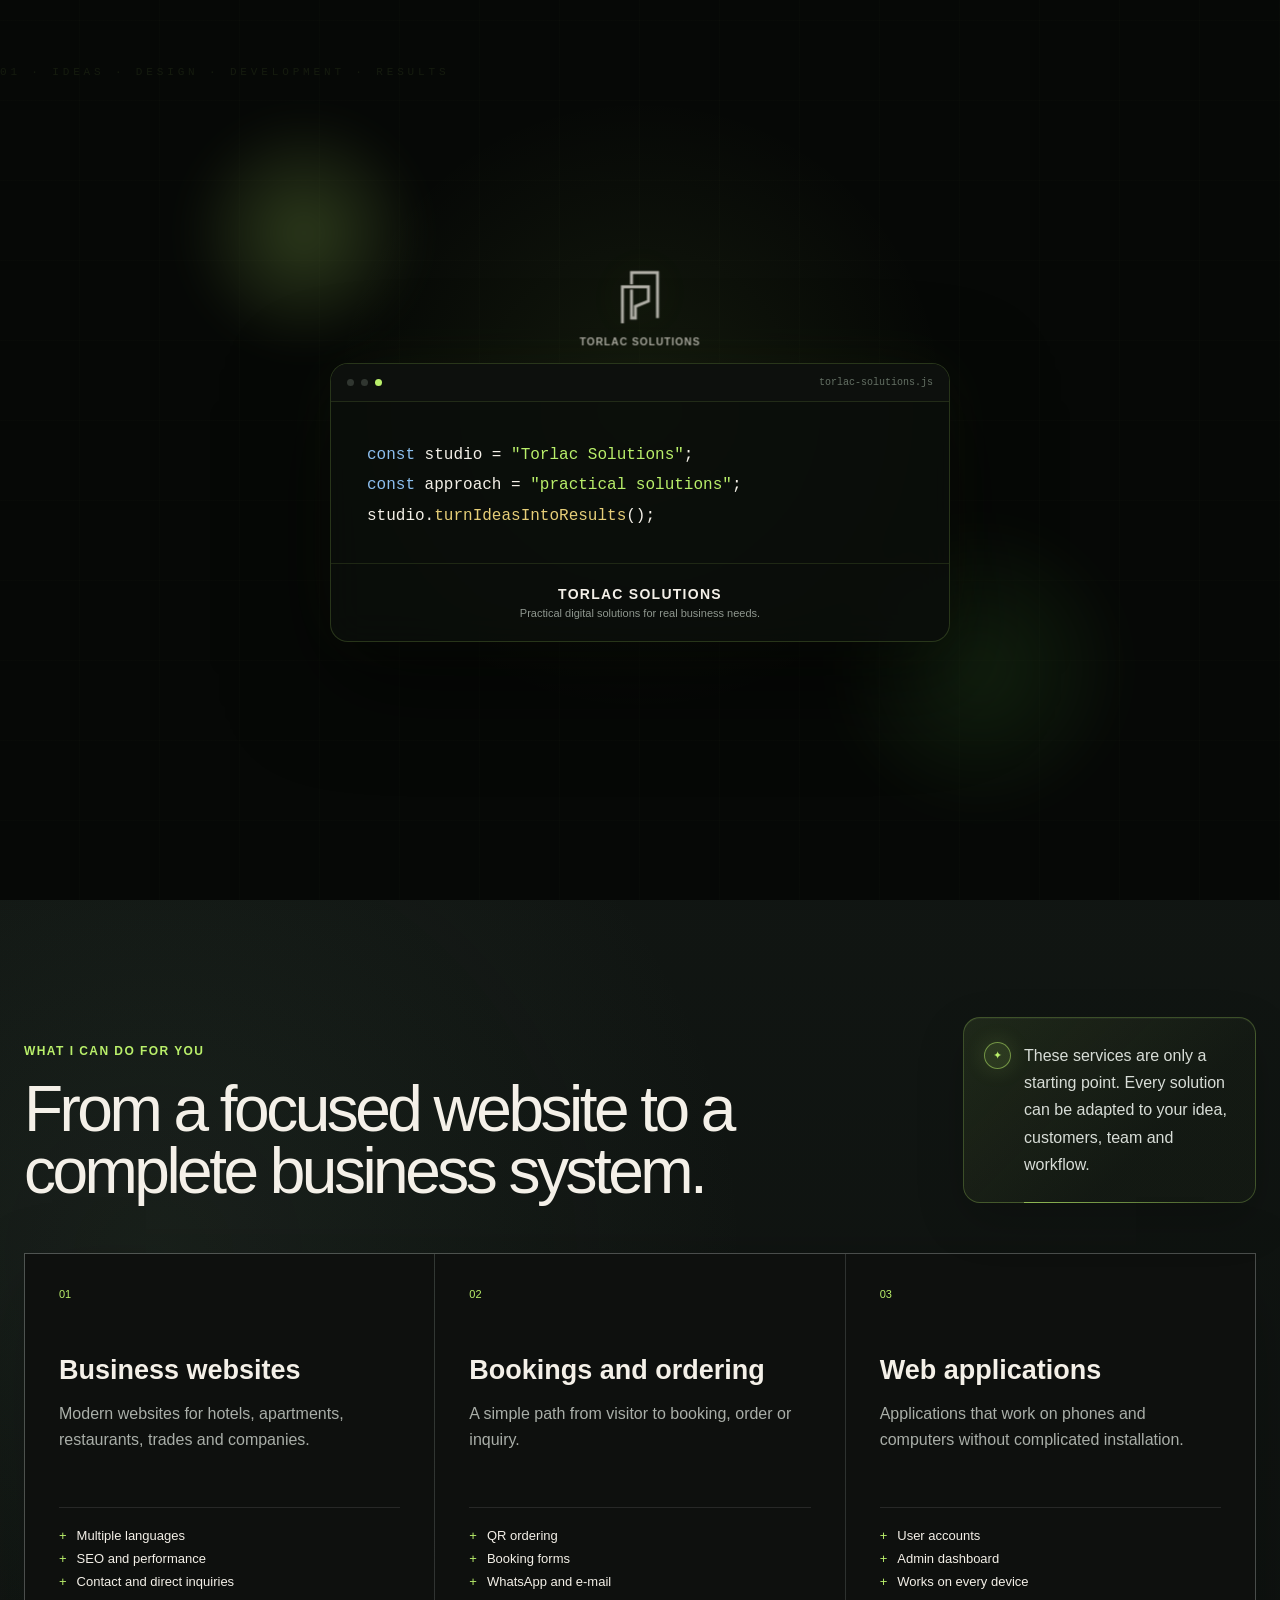
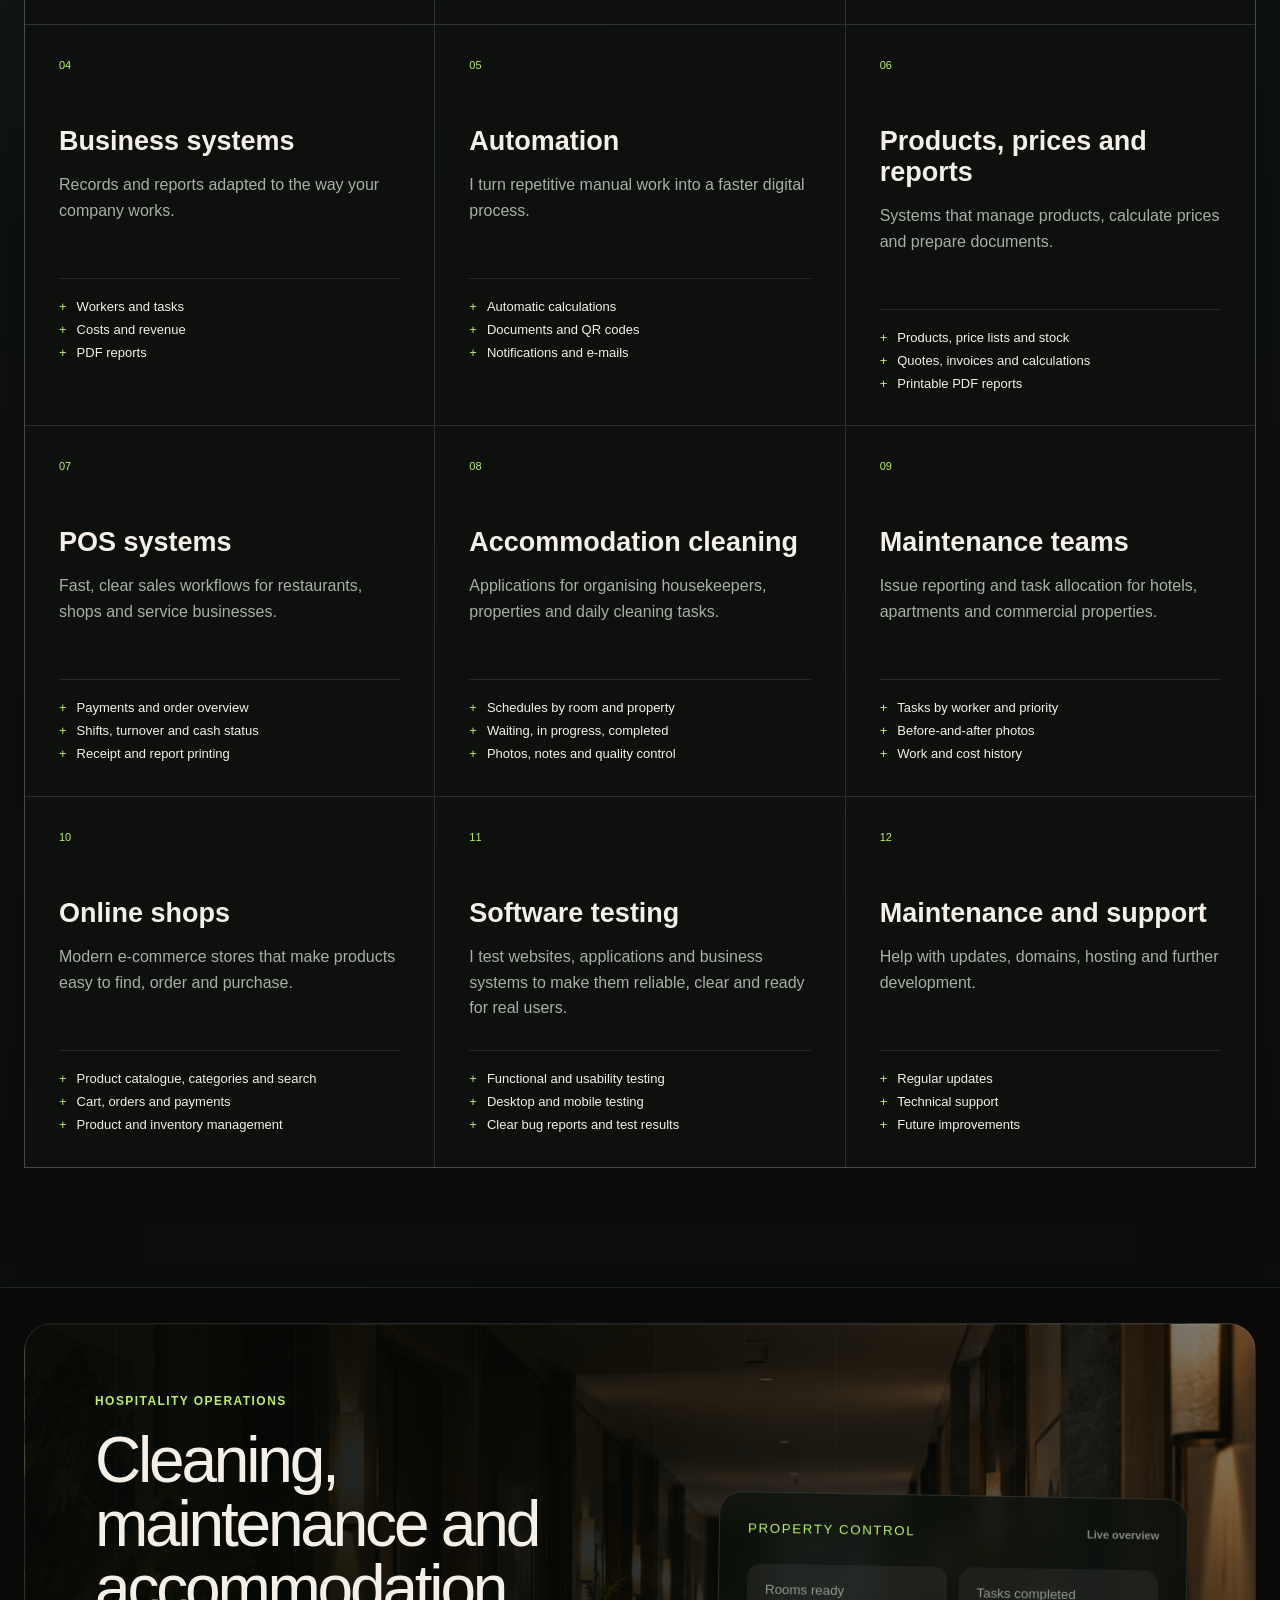
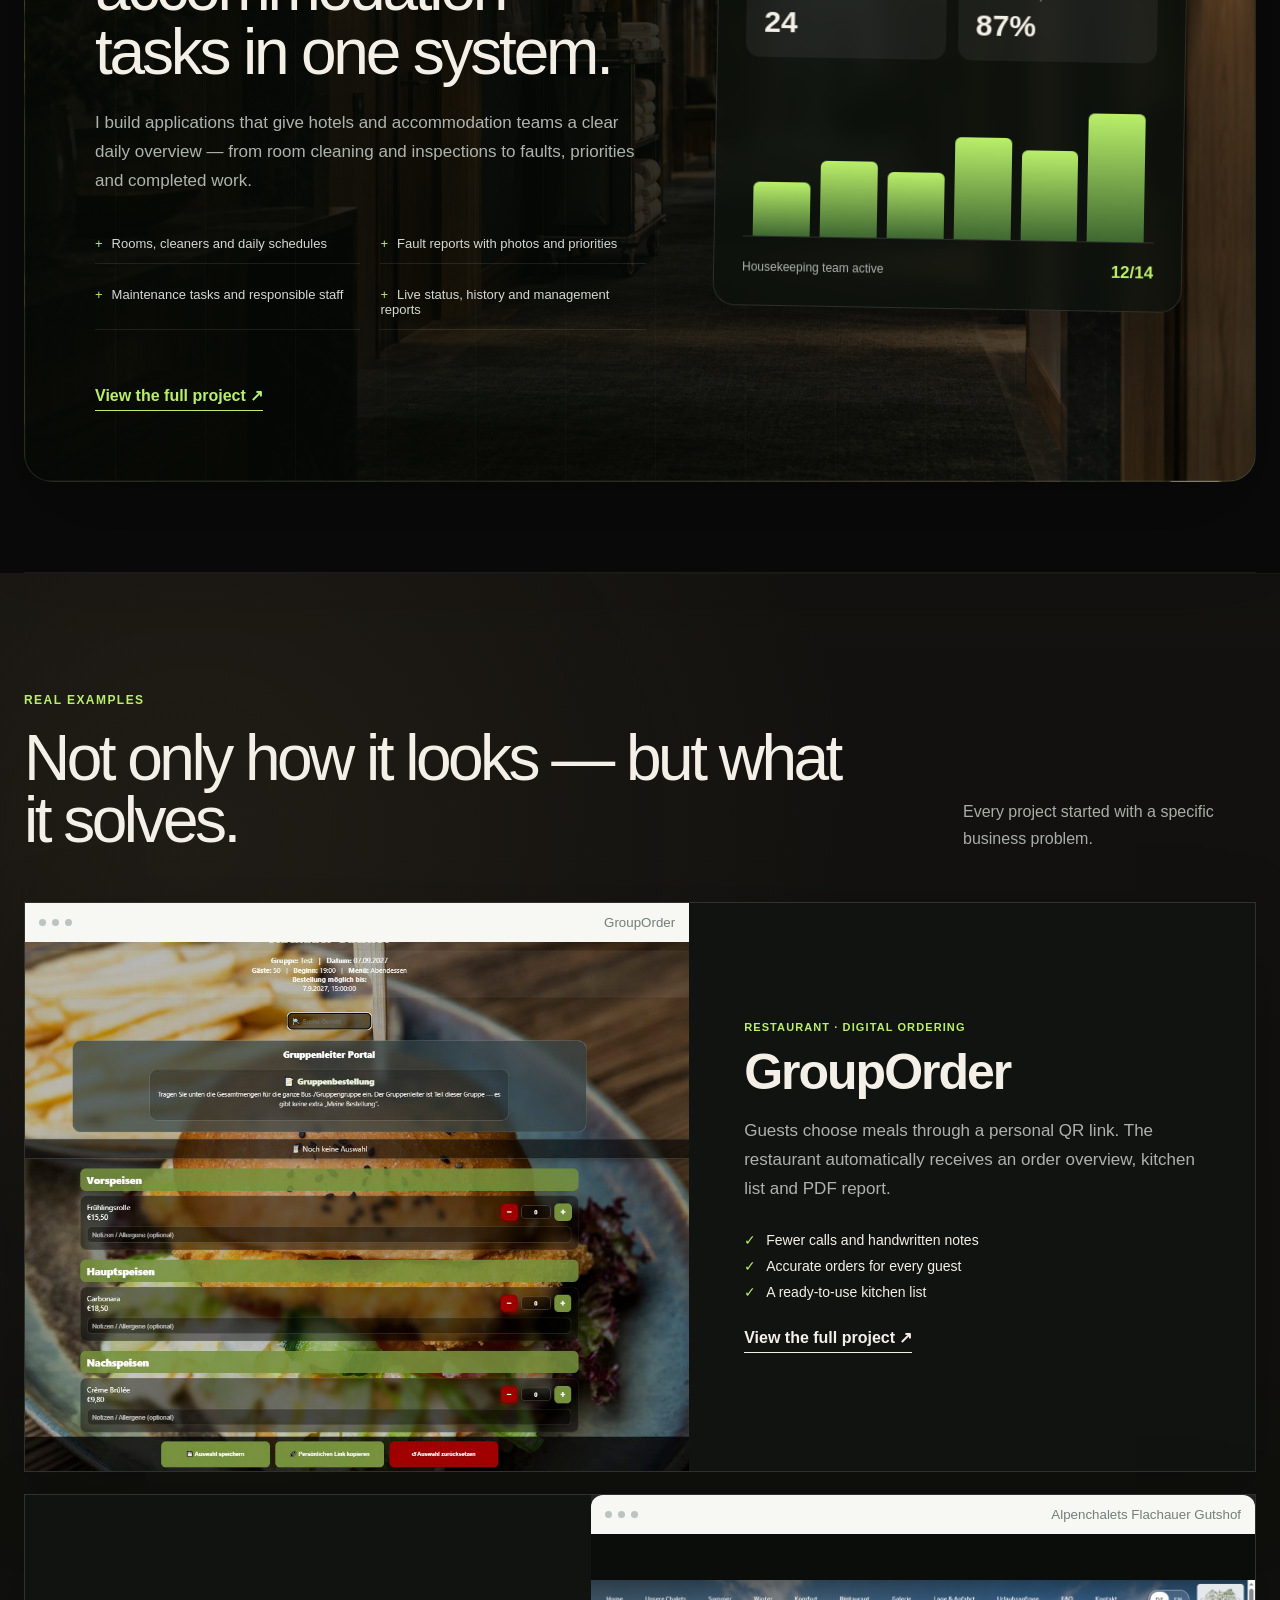
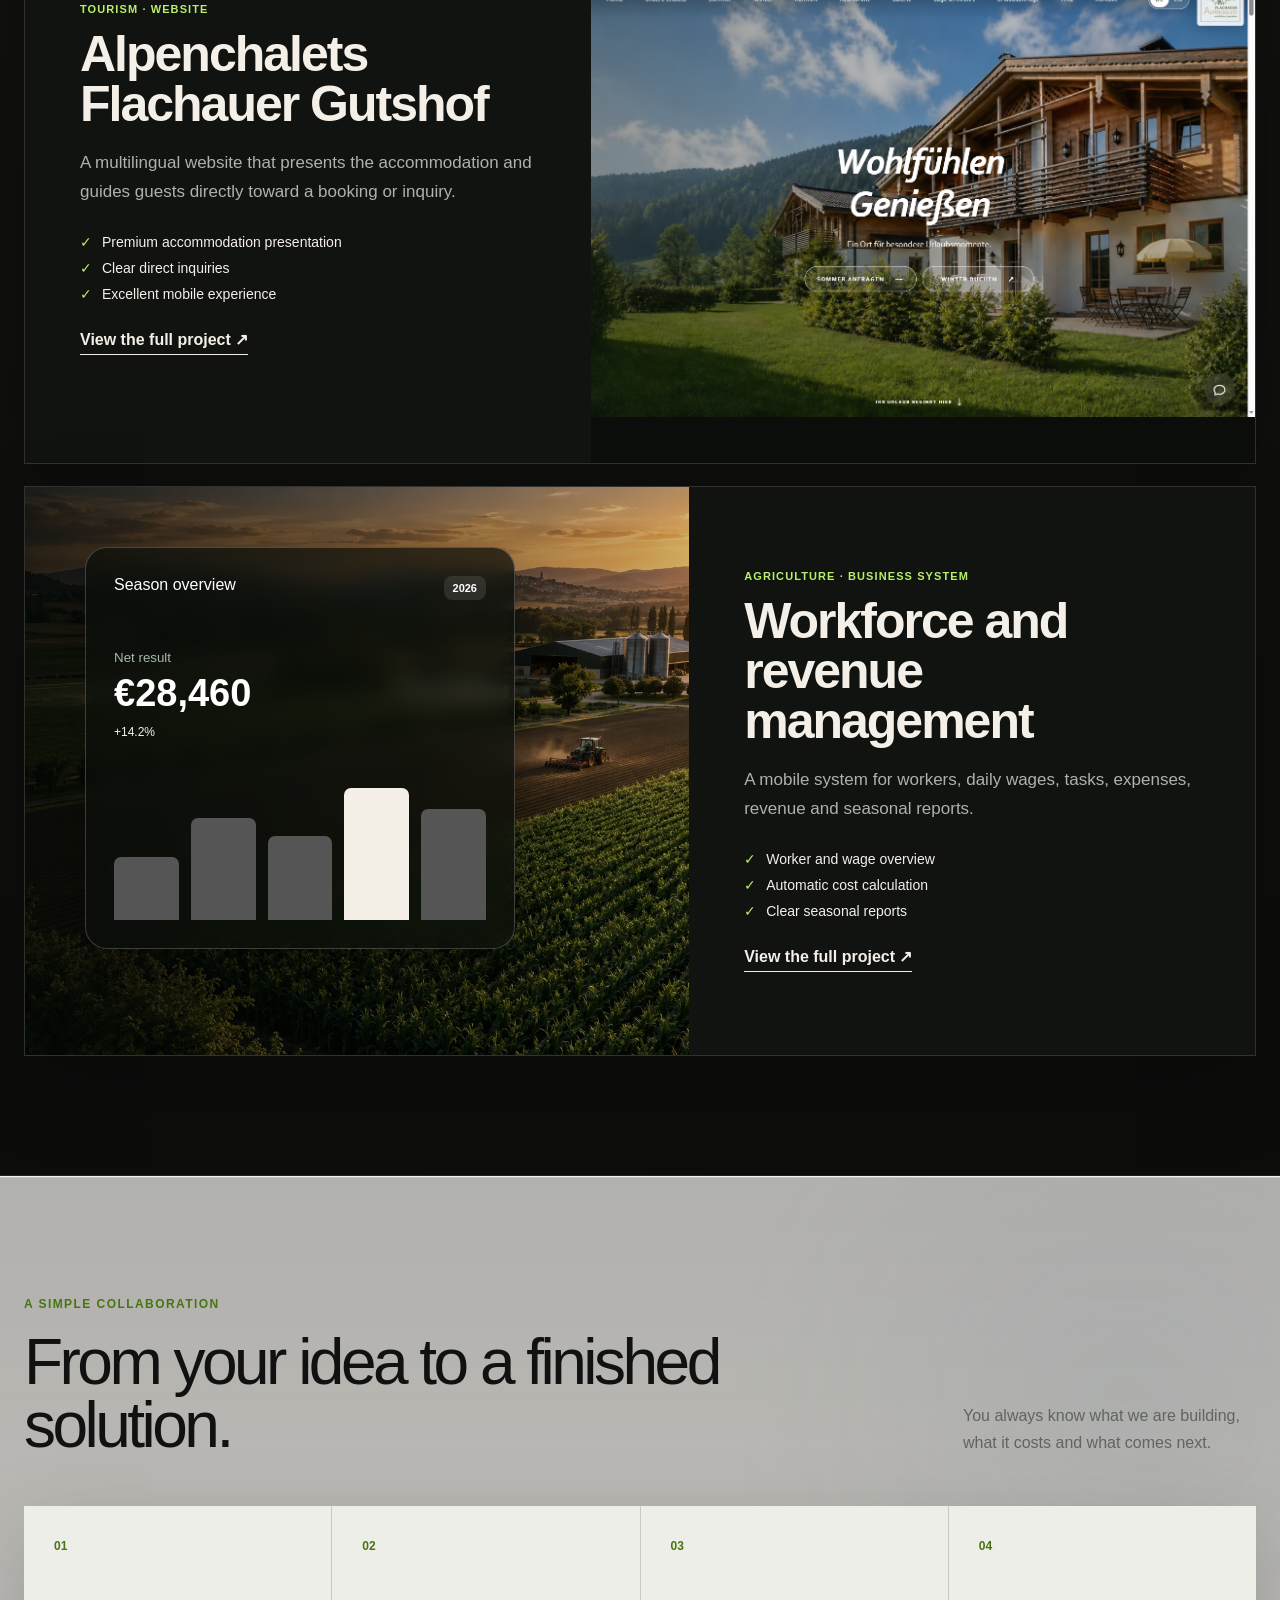
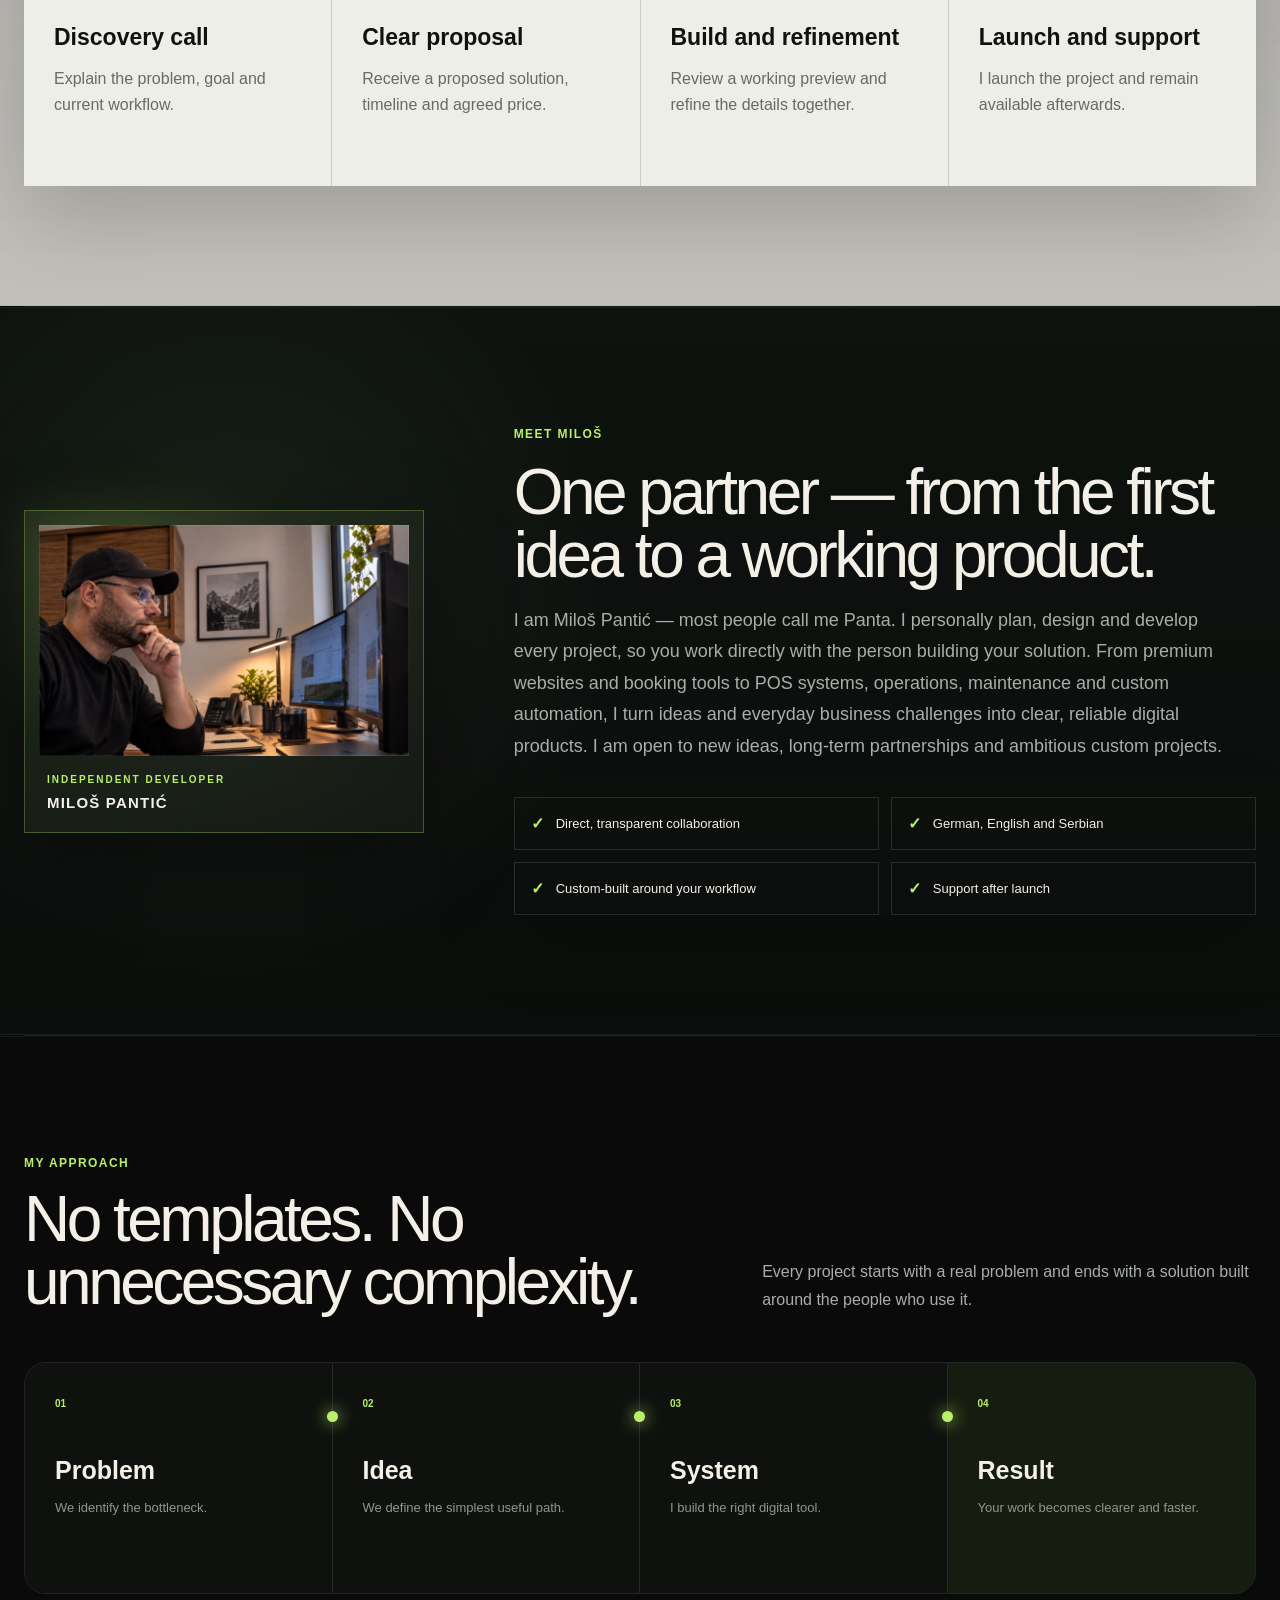
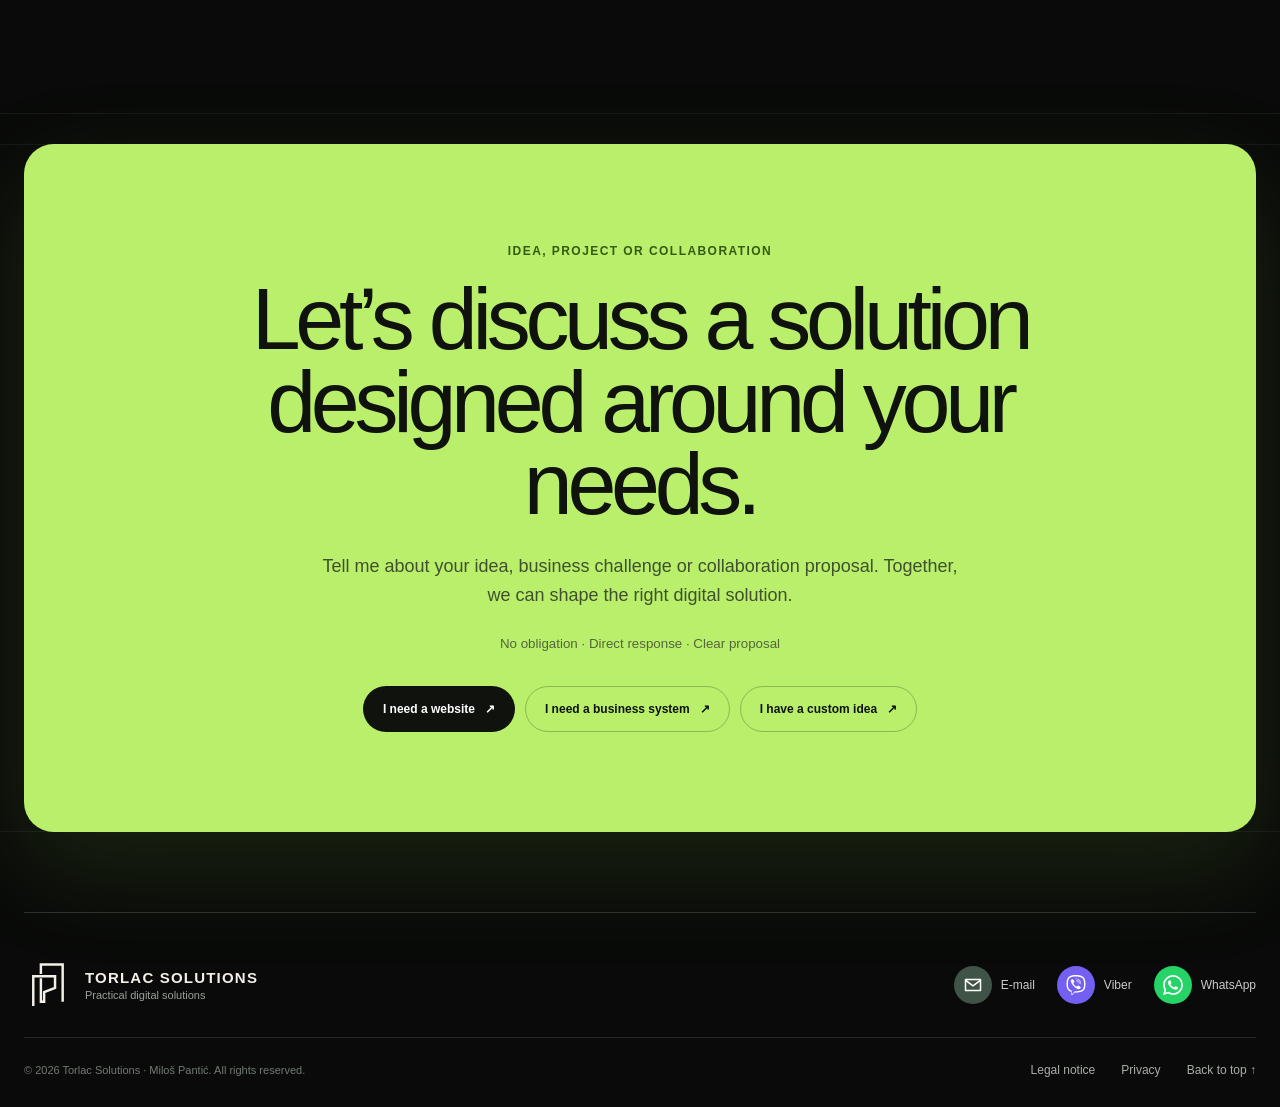
<file: index.html>
<!doctype html>
<html lang="en">
<head>
    <meta charset="utf-8">
    <meta name="viewport" content="width=device-width, initial-scale=1">
    <script>(()=>{let seen=false;try{seen=sessionStorage.getItem('torlac-intro-seen')==='1';sessionStorage.setItem('torlac-intro-seen','1')}catch{}const type=performance.getEntriesByType('navigation')[0]?.type;window.skipPortfolioIntro=seen||type==='reload'||type==='back_forward'||new URLSearchParams(location.search).get('from')==='project';if(window.skipPortfolioIntro)document.documentElement.classList.add('skip-site-intro')})();</script>
    <title>Torlac Solutions — Websites, Apps &amp; Business Systems</title>
    <meta name="description" content="Custom websites, web applications and business systems by Miloš Pantić. Explore solutions for hospitality, tourism and agriculture.">
    <link rel="canonical" href="https://torlacsolutions.com/">
    <meta name="robots" content="index, follow, max-image-preview:large">
    <meta name="author" content="Miloš Pantić">
    <meta name="application-name" content="Torlac Solutions">
    <meta name="theme-color" content="#0b0d0b">
    <link rel="icon" href="/public/logo/favicon.svg" type="image/svg+xml">
    <link rel="icon" href="/public/logo/torlac-solutions-icon.png" type="image/png" sizes="512x512">
    <link rel="apple-touch-icon" href="/public/logo/apple-touch-icon.png">
    <link rel="manifest" href="/site.webmanifest">
    <link rel="stylesheet" href="./styles.css?v=release-20260912-2">
    <meta property="og:type" content="website">
    <meta property="og:site_name" content="Torlac Solutions">
    <meta property="og:title" content="Torlac Solutions — Websites, Apps &amp; Business Systems">
    <meta property="og:description" content="Custom websites, web applications and business systems by Miloš Pantić. Explore solutions for hospitality, tourism and agriculture.">
    <meta property="og:url" content="https://torlacsolutions.com/">
    <meta property="og:image" content="https://torlacsolutions.com/public/logo/torlac-solutions-icon.png">
    <meta property="og:image:secure_url" content="https://torlacsolutions.com/public/logo/torlac-solutions-icon.png">
    <meta property="og:image:type" content="image/png">
    <meta property="og:image:width" content="512">
    <meta property="og:image:height" content="512">
    <meta property="og:image:alt" content="Torlac Solutions logo">
    <meta name="twitter:card" content="summary">
    <meta name="twitter:title" content="Torlac Solutions — Websites, Apps &amp; Business Systems">
    <meta name="twitter:description" content="Custom websites, web applications and business systems by Miloš Pantić. Explore solutions for hospitality, tourism and agriculture.">
    <meta name="twitter:image" content="https://torlacsolutions.com/public/logo/torlac-solutions-icon.png">
    <meta name="twitter:image:alt" content="Torlac Solutions logo">
    <script type="application/ld+json">
{
  "@context": "https://schema.org",
  "@graph": [
    {
      "@type": "Organization",
      "@id": "https://torlacsolutions.com/#organization",
      "name": "Torlac Solutions",
      "url": "https://torlacsolutions.com/",
      "logo": {
        "@type": "ImageObject",
        "url": "https://torlacsolutions.com/public/logo/torlac-solutions-icon.png",
        "width": 512,
        "height": 512
      },
      "email": "info@torlacsolutions.com",
      "founder": {
        "@id": "https://torlacsolutions.com/#milos-pantic"
      }
    },
    {
      "@type": "Person",
      "@id": "https://torlacsolutions.com/#milos-pantic",
      "name": "Miloš Pantić",
      "url": "https://torlacsolutions.com/#about"
    },
    {
      "@type": "WebSite",
      "@id": "https://torlacsolutions.com/#website",
      "url": "https://torlacsolutions.com/",
      "name": "Torlac Solutions",
      "publisher": {
        "@id": "https://torlacsolutions.com/#organization"
      }
    },
    {
      "@type": "WebPage",
      "@id": "https://torlacsolutions.com/#webpage",
      "url": "https://torlacsolutions.com/",
      "name": "Torlac Solutions — Websites, Apps & Business Systems",
      "description": "Custom websites, web applications and business systems by Miloš Pantić. Explore solutions for hospitality, tourism and agriculture.",
      "isPartOf": {
        "@id": "https://torlacsolutions.com/#website"
      },
      "primaryImageOfPage": {
        "@type": "ImageObject",
        "url": "https://torlacsolutions.com/public/logo/torlac-solutions-icon.png",
        "width": 512,
        "height": 512
      },
      "author": {
        "@id": "https://torlacsolutions.com/#milos-pantic"
      }
    }
  ]
}
</script>
</head>
<body class="clarity-home">
<div class="site-intro" aria-hidden="true"><div class="intro-orb intro-orb-one"></div><div class="intro-orb intro-orb-two"></div><div class="intro-code-rain">01&nbsp; const solution = design + code + purpose;&nbsp; 10&nbsp; build();&nbsp; 01&nbsp; launch();&nbsp; 10&nbsp; improve();</div><div class="intro-sequence"><div class="intro-logo-stage"><img src="./public/logo/torlac-solutions-logo.svg" alt=""><strong>TORLAC SOLUTIONS</strong></div><div class="intro-terminal"><div class="intro-terminal-bar"><span></span><span></span><span></span><small>torlac-solutions.js</small></div><div class="intro-code"><p><i>const</i> studio = <b>"Torlac Solutions"</b>;</p><p><i>const</i> approach = <b>"practical solutions"</b>;</p><p>studio.<em>turnIdeasIntoResults</em>();</p></div><div class="intro-signature"><div><strong>TORLAC SOLUTIONS</strong><small>Practical digital solutions for real business needs.</small></div></div></div></div></div>
<header class="site-header"><a class="brand" href="#top"><img src="./public/logo/torlac-solutions-logo.svg" alt="" class="brand-logo"><span><strong>TORLAC SOLUTIONS</strong></span></a><button class="menu-toggle" type="button" aria-expanded="false" aria-controls="main-nav">Menu</button><nav id="main-nav" class="nav-links"><a href="#projects">Work</a><a href="#services">Capabilities</a><a href="#about">About</a><a class="nav-cta" href="#contact">Discuss a project <span>↗</span></a></nav><div class="language-switch" aria-label="Language"><button type="button" data-lang="sr">SR</button><button type="button" data-lang="en">EN</button><button type="button" data-lang="de">DE</button></div></header>
<main id="top">
<section class="clarity-hero"><div class="clarity-hero-copy" data-reveal><p class="eyebrow">WEB SAJTOVI · APLIKACIJE · POSLOVNI SISTEMI</p><h1>Digitalna rešenja oblikovana prema vašem poslovanju</h1><p class="clarity-lead">Razvijam web sajtove, aplikacije i poslovne sisteme po meri — od prve ideje do gotovog rešenja koje pojednostavljuje rad i donosi konkretan rezultat.</p><div class="hero-actions"><a class="btn primary" href="#services">Pogledajte šta mogu da napravim</a><a class="btn text-btn" href="#contact">Predložite ideju ili saradnju <span>↗</span></a></div><div class="clarity-trust"><span><b>01</b><small>Rešenja po meri</small></span><span><b>02</b><small>Direktna saradnja</small></span><span><b>03</b><small>Podrška nakon objave</small></span></div></div><div class="clarity-hero-demo solution-demo" data-reveal><div class="demo-label"><span>CUSTOM DIGITAL SOLUTIONS</span><b>WHAT I CAN BUILD</b></div><div class="solution-builder"><div class="builder-grid"></div><div class="builder-head"><div class="builder-brand"><img src="./public/logo/torlac-solutions-logo.svg" alt=""><span><strong>TORLAC SOLUTIONS</strong><small>CUSTOM SYSTEM ARCHITECT</small></span></div><i>ONLINE</i></div><div class="builder-core"><small>YOUR BUSINESS</small><strong>ONE CONNECTED<br>SOLUTION</strong><em>Built around your workflow</em></div><div class="builder-modules"><span><i>01</i><b>Websites</b></span><span><i>02</i><b>Applications</b></span><span><i>03</i><b>POS Systems</b></span><span><i>04</i><b>Hotel Operations</b></span><span><i>05</i><b>Farm Management</b></span><span><i>06</i><b>Automation</b></span></div><div class="builder-live"><span><i></i> System ready to scale</span><div><b style="--w:72%"></b><b style="--w:88%"></b><b style="--w:61%"></b></div></div></div><p>One developer. Digital solutions shaped around your workflow — not around a template.</p></div></section>
<section id="services" class="clarity-section clarity-services"><div class="clarity-heading" data-reveal><div><p class="eyebrow">ŠTA MOGU DA URADIM ZA VAS</p><h2>Od jednostavnog sajta do kompletnog poslovnog sistema</h2></div><p>Prikazane usluge su samo polazna tačka. Svako rešenje mogu da prilagodim vašoj ideji, gostima, zaposlenima i načinu rada.</p></div><div class="capability-grid">
<article data-reveal><span>01</span><h3>Web sajtovi</h3><p>Moderni sajtovi za hotele, apartmane, restorane, zanatlije i firme.</p><ul><li>Više jezika</li><li>SEO i brzina</li><li>Kontakt i direktni upiti</li></ul></article>
<article data-reveal><span>02</span><h3>Rezervacije i poručivanje</h3><p>Jednostavan put od posetioca do rezervacije, porudžbine ili upita.</p><ul><li>QR poručivanje</li><li>Forme za rezervaciju</li><li>WhatsApp i e-mail</li></ul></article>
<article data-reveal><span>03</span><h3>Web aplikacije</h3><p>Aplikacije koje rade na telefonu i računaru bez komplikovane instalacije.</p><ul><li>Korisnički nalozi</li><li>Admin panel</li><li>Rad na svakom uređaju</li></ul></article>
<article data-reveal><span>04</span><h3>Poslovni sistemi</h3><p>Evidencija i izveštaji prilagođeni načinu na koji vaša firma radi.</p><ul><li>Radnici i zadaci</li><li>Troškovi i prihodi</li><li>PDF izveštaji</li></ul></article>
<article data-reveal><span>05</span><h3>Automatizacija</h3><p>Ponavljajući ručni posao pretvaram u brži digitalni proces.</p><ul><li>Automatske kalkulacije</li><li>Dokumenti i QR kodovi</li><li>Obaveštenja i e-mailovi</li></ul></article>
<article data-reveal><span>06</span><h3>Artikli, cene i izveštaji</h3><p>Sistemi koji vode artikle, automatski obračunavaju cene i pripremaju dokumente.</p><ul><li>Artikli, cenovnici i zalihe</li><li>Ponude, računi i obračuni</li><li>PDF izveštaji za štampu</li></ul></article>
<article data-reveal><span>07</span><h3>Kasa-sistemi</h3><p>Brza i pregledna prodaja za restorane, prodavnice i druge uslužne delatnosti.</p><ul><li>Naplata i pregled porudžbina</li><li>Smene, promet i stanje kase</li><li>Štampa računa i izveštaja</li></ul></article>
<article data-reveal><span>08</span><h3>Čišćenje smeštaja</h3><p>Aplikacije za organizaciju sobarica, apartmana i dnevnih zadataka čišćenja.</p><ul><li>Raspored po sobama i objektima</li><li>Status: čeka, u toku, završeno</li><li>Fotografije, napomene i kontrola</li></ul></article>
<article data-reveal><span>09</span><h3>Hausmajstori i održavanje</h3><p>Prijava i raspodela kvarova za hotele, apartmane i poslovne objekte.</p><ul><li>Zadaci po radniku i prioritetu</li><li>Fotografije kvara i popravke</li><li>Istorija radova i troškova</li></ul></article>
<article data-reveal><span>10</span><h3>Online prodavnice</h3><p>Moderne internet prodavnice koje kupcima olakšavaju pronalaženje, naručivanje i kupovinu proizvoda.</p><ul><li>Katalog, kategorije i pretraga</li><li>Korpa, porudžbine i plaćanje</li><li>Upravljanje proizvodima i zalihama</li></ul></article>
<article data-reveal><span>11</span><h3>Testiranje softvera</h3><p>Proveravam sajtove, aplikacije i poslovne sisteme kako bi bili pouzdani, jasni i spremni za korisnike.</p><ul><li>Funkcionalno i korisničko testiranje</li><li>Provera na telefonu i računaru</li><li>Prijava grešaka i jasni izveštaji</li></ul></article>
<article data-reveal><span>12</span><h3>Održavanje i podrška</h3><p>Pomažem sa izmenama, domenom, hostingom i daljim razvojem.</p><ul><li>Redovne izmene</li><li>Tehnička podrška</li><li>Dalje nadogradnje</li></ul></article></div></section>
<section class="farm-focus hospitality-focus" data-reveal><div class="farm-focus-copy"><p class="eyebrow">HOSPITALITY OPERATIONS</p><h2>Cleaning, maintenance and accommodation tasks in one system</h2><p class="farm-focus-lead">I build applications that give hotels and accommodation teams a clear daily overview — from room cleaning and inspections to faults, priorities and completed work.</p><div class="farm-focus-points"><span>Rooms, cleaners and daily schedules</span><span>Fault reports with photos and priorities</span><span>Maintenance tasks and responsible staff</span><span>Live status, history and management reports</span></div><a class="project-link" href="./hospitality-operations.html?v=11">View the full project ↗</a></div><div class="farm-focus-dashboard" aria-hidden="true"><div class="focus-top"><small>PROPERTY CONTROL</small><b>Live overview</b></div><div class="focus-metric"><span><small>Rooms ready</small><strong>24</strong></span><span><small>Tasks completed</small><strong>87%</strong></span></div><div class="focus-chart"><i style="--h:38%"></i><i style="--h:54%"></i><i style="--h:47%"></i><i style="--h:72%"></i><i style="--h:64%"></i><i style="--h:91%"></i></div><div class="focus-status"><span><i></i> Housekeeping team active</span><b>12/14</b></div></div></section>
<section id="projects" class="clarity-section clarity-projects"><div class="clarity-heading" data-reveal><div><p class="eyebrow">STVARNI PRIMERI</p><h2>Ne samo kako izgleda — već šta rešava</h2></div><p>Svaki projekat je nastao iz konkretnog poslovnog problema.</p></div>
<article class="result-project" data-reveal><div class="result-visual restaurant-preview grouporder-real-preview"><div class="browser-bar"><span></span><span></span><span></span><small>GroupOrder</small></div><img loading="lazy" decoding="async" class="grouporder-project-image" src="./public/projects/grouporder-admin.png" alt="GroupOrder administration dashboard"></div><div class="result-copy"><p class="project-type">RESTORAN · DIGITALNO PORUČIVANJE</p><h3>GroupOrder</h3><p>Gosti biraju jela preko ličnog QR linka. Restoran automatski dobija pregled porudžbina, listu za kuhinju i PDF izveštaj.</p><div class="result-list"><span>Manje poziva i ručnog zapisivanja</span><span>Tačne porudžbine za svakog gosta</span><span>Spremna lista za kuhinju</span></div><a class="project-link" href="./flachauer-gutshof.html?v=11">Pogledajte ceo projekat ↗</a></div></article>
<article class="result-project reverse" data-reveal><div class="result-visual chalet-result"><div class="browser-bar"><span></span><span></span><span></span><small>Alpenchalets Flachauer Gutshof</small></div><img loading="lazy" decoding="async" src="./public/projects/alpenchalets-flachauer-gutshof.png" alt="Alpenchalets Flachauer Gutshof website"></div><div class="result-copy"><p class="project-type">TURIZAM · WEB SAJT</p><h3>Alpenchalets Flachauer Gutshof</h3><p>Višejezični sajt koji predstavlja smeštaj i vodi gosta direktno ka rezervaciji ili upitu.</p><div class="result-list"><span>Premium prezentacija smeštaja</span><span>Jasni direktni upiti</span><span>Odlično iskustvo na telefonu</span></div><a class="project-link" href="./alpenchalets-flachau.html?v=11">Pogledajte ceo projekat ↗</a></div></article>
<article class="result-project" data-reveal><div class="result-visual farm-preview agriculture-photo"><div class="farm-overlay"><div class="farm-head"><span>Pregled sezone</span><b>2026</b></div><div class="farm-total"><small>Neto rezultat</small><strong>€28,460</strong><em>+14.2%</em></div><div class="farm-bars"><i style="--h:42%"></i><i style="--h:68%"></i><i style="--h:56%"></i><i style="--h:88%"></i><i style="--h:74%"></i></div></div></div><div class="result-copy"><p class="project-type">POLJOPRIVREDA · POSLOVNI SISTEM</p><h3>Upravljanje radnicima i prihodima</h3><p>Mobilni sistem za radnike, dnevnice, zadatke, troškove, prihode i sezonske izveštaje.</p><div class="result-list"><span>Pregled radnika i dnevnica</span><span>Automatski obračun troškova</span><span>Jasni sezonski izveštaji</span></div><a class="project-link" href="./farm-workforce-revenue.html?v=11">Pogledajte ceo projekat ↗</a></div></article></section>
<section id="process" class="clarity-section clarity-process"><div class="clarity-heading" data-reveal><div><p class="eyebrow">JEDNOSTAVNA SARADNJA</p><h2>Od vaše ideje do gotovog rešenja</h2></div><p>Uvek znate šta radimo, koliko košta i šta sledi.</p></div><div class="process-grid"><article><b>01</b><h3>Kratak razgovor</h3><p>Objasnite problem, cilj i sadašnji način rada.</p></article><article><b>02</b><h3>Jasna ponuda</h3><p>Dobijate predlog, rok i dogovorenu cenu.</p></article><article><b>03</b><h3>Izrada i korekcije</h3><p>Vidite konkretan prikaz i zajedno dorađujemo detalje.</p></article><article><b>04</b><h3>Objava i podrška</h3><p>Pokrećem projekat i ostajem dostupan.</p></article></div></section>
<section id="about" class="clarity-section clarity-why"><div class="panta-portrait" data-reveal><div class="panta-portrait__image"><img loading="lazy" decoding="async" src="./public/people/milos-pantic-about.png" alt="Miloš Pantić — Panta at work"></div><div class="panta-portrait__caption"><span>INDEPENDENT DEVELOPER</span><strong>MILOŠ PANTIĆ</strong></div></div><div class="why-copy" data-reveal><p class="eyebrow">MEET MILOŠ</p><h2>One partner — from the first idea to a working product</h2><p>I am Miloš Pantić — most people call me Panta. I personally plan, design and develop every project, so you work directly with the person building your solution. From premium websites and booking tools to POS systems, operations, maintenance and custom automation, I turn ideas and everyday business challenges into clear, reliable digital products. I am open to new ideas, long-term partnerships and ambitious custom projects.</p><div class="why-points"><span><b>✓</b><small>Direct, transparent collaboration</small></span><span><b>✓</b><small>German, English and Serbian</small></span><span><b>✓</b><small>Custom-built around your workflow</small></span><span><b>✓</b><small>Support after launch</small></span></div></div></section>
<section id="contact" class="clarity-contact" data-reveal><p class="eyebrow">IDEJA, PROJEKAT ILI SARADNJA</p><h2>Razgovarajmo o rešenju koje odgovara baš vašim potrebama</h2><p>Opišite mi svoju ideju, poslovni problem ili predlog za saradnju. Zajedno možemo da osmislimo pravo digitalno rešenje.</p><a class="btn light" href="mailto:info@torlacsolutions.com?subject=Upit%20za%20projekat%20ili%20saradnju">Pošaljite upit <b>↗</b></a><small>Bez obaveze · Direktan odgovor · Jasna ponuda</small></section>
</main><footer class="site-footer contact-footer"><div class="footer-brand"><div class="footer-brand-head"><img src="./public/logo/torlac-solutions-logo.svg" alt="Torlac Solutions logo"><div><strong>TORLAC SOLUTIONS</strong><span data-i18n="footer.tagline">Practical digital solutions</span></div></div></div><div class="footer-contact" aria-label="Contact"><a href="mailto:info@torlacsolutions.com" aria-label="Email Miloš Pantić"><span class="contact-icon"><img src="./public/icons/email.svg" alt=""></span><small>E-mail</small></a><a href="viber://chat?number=%2B38162460349" aria-label="Contact via Viber"><span class="contact-icon"><img src="./public/icons/viber.svg" alt=""></span><small>Viber</small></a><a href="https://wa.me/436677622191" aria-label="Contact via WhatsApp"><span class="contact-icon"><img src="./public/icons/whatsapp.svg" alt=""></span><small>WhatsApp</small></a></div><div class="footer-legal"><small class="footer-copyright" data-i18n="footer.copyright">© 2026 Torlac Solutions · Miloš Pantić. All rights reserved.</small><span><a href="./impressum.html" data-i18n="footer.legal">Legal notice</a><a href="./datenschutz.html" data-i18n="footer.privacy">Privacy</a><a href="#top" data-i18n="footer.top">Back to top ↑</a></span></div></footer><script src="./home-i18n.js?v=release-20260912-2"></script><script src="./premium-experience.js?v=release-20260912-2"></script><script src="./business-preview.js?v=release-20260912-2"></script><script src="./script.js?v=release-20260912-2"></script><script src="./back-to-top.js?v=release-20260912-2"></script><script src="./interface-i18n.js?v=release-20260912-2"></script></body></html>
</file>
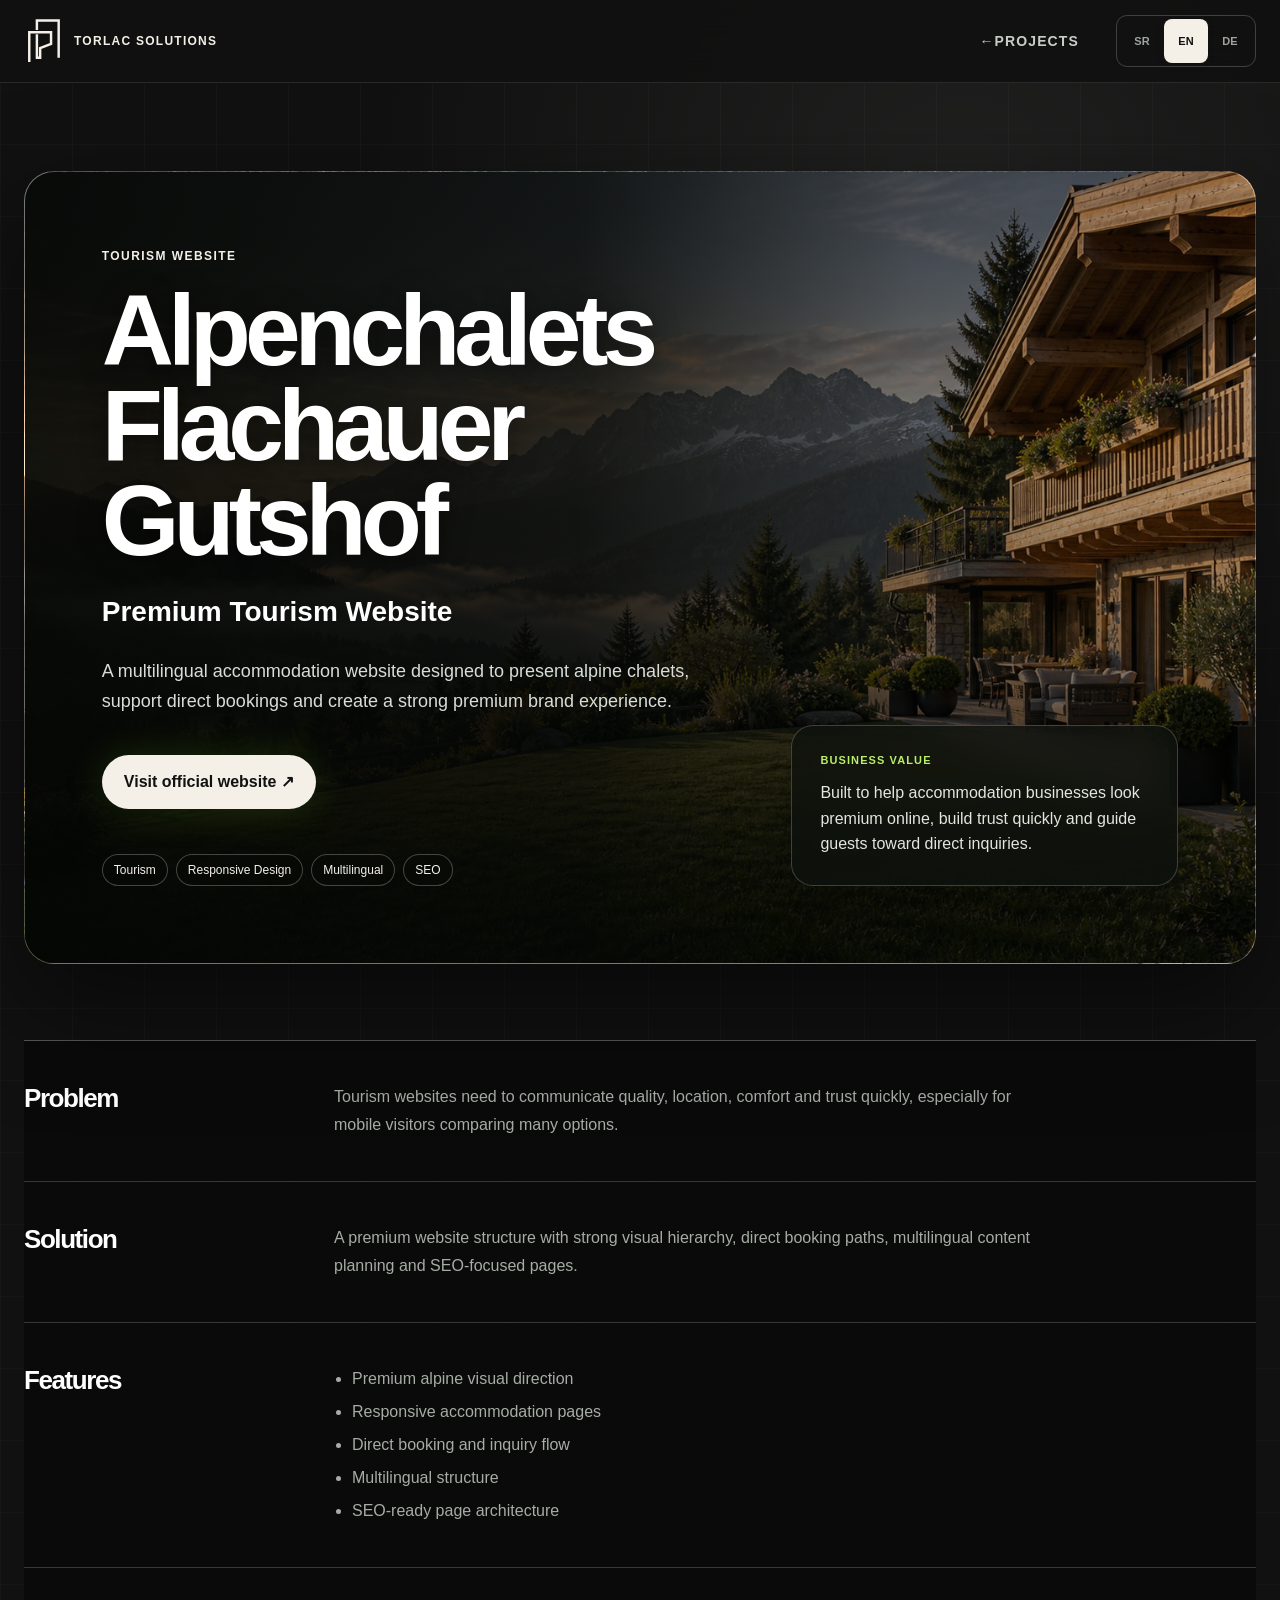
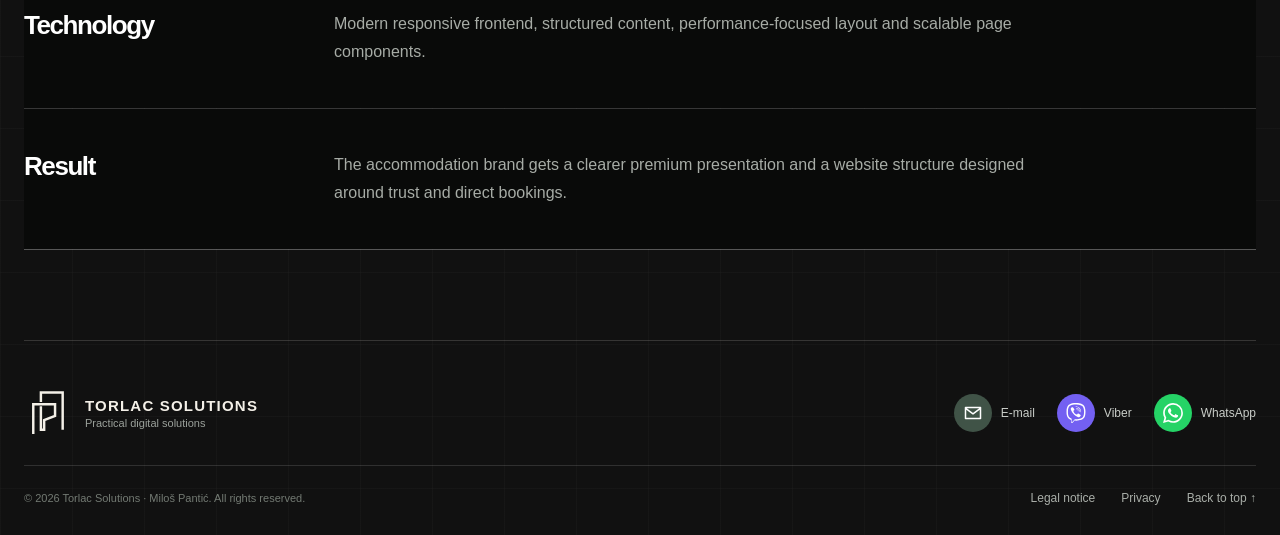
<file: alpenchalets-flachau.html>
<!doctype html>
<html lang="en">
  <head>
    <meta charset="utf-8">
    <meta name="viewport" content="width=device-width, initial-scale=1">
    <title>Alpenchalets Tourism Website | Torlac Solutions</title>
    <meta name="description" content="Explore the Alpenchalets Flachauer Gutshof website: a multilingual accommodation presentation with responsive design and direct booking and inquiry paths.">
    <link rel="canonical" href="https://torlacsolutions.com/alpenchalets-flachau.html">
    <meta name="robots" content="index, follow, max-image-preview:large">
    <meta name="author" content="Miloš Pantić">
    <meta name="application-name" content="Torlac Solutions">
    <meta name="theme-color" content="#0b0d0b">
    <link rel="icon" href="/public/logo/favicon.svg" type="image/svg+xml">
    <link rel="icon" href="/public/logo/torlac-solutions-icon.png" type="image/png" sizes="512x512">
    <link rel="apple-touch-icon" href="/public/logo/apple-touch-icon.png">
    <link rel="manifest" href="/site.webmanifest">
    <link rel="stylesheet" href="./styles.css?v=release-20260912-2">
    <meta property="og:type" content="website">
    <meta property="og:site_name" content="Torlac Solutions">
    <meta property="og:title" content="Alpenchalets Tourism Website | Torlac Solutions">
    <meta property="og:description" content="Explore the Alpenchalets Flachauer Gutshof website: a multilingual accommodation presentation with responsive design and direct booking and inquiry paths.">
    <meta property="og:url" content="https://torlacsolutions.com/alpenchalets-flachau.html">
    <meta property="og:image" content="https://torlacsolutions.com/public/projects/alpenchalets-flachauer-gutshof.png">
    <meta property="og:image:secure_url" content="https://torlacsolutions.com/public/projects/alpenchalets-flachauer-gutshof.png">
    <meta property="og:image:type" content="image/png">
    <meta property="og:image:width" content="1365">
    <meta property="og:image:height" content="897">
    <meta property="og:image:alt" content="Alpenchalets Flachauer Gutshof accommodation website">
    <meta name="twitter:card" content="summary_large_image">
    <meta name="twitter:title" content="Alpenchalets Tourism Website | Torlac Solutions">
    <meta name="twitter:description" content="Explore the Alpenchalets Flachauer Gutshof website: a multilingual accommodation presentation with responsive design and direct booking and inquiry paths.">
    <meta name="twitter:image" content="https://torlacsolutions.com/public/projects/alpenchalets-flachauer-gutshof.png">
    <meta name="twitter:image:alt" content="Alpenchalets Flachauer Gutshof accommodation website">
    <script type="application/ld+json">
{
  "@context": "https://schema.org",
  "@graph": [
    {
      "@type": "Organization",
      "@id": "https://torlacsolutions.com/#organization",
      "name": "Torlac Solutions",
      "url": "https://torlacsolutions.com/",
      "logo": {
        "@type": "ImageObject",
        "url": "https://torlacsolutions.com/public/logo/torlac-solutions-icon.png",
        "width": 512,
        "height": 512
      },
      "email": "info@torlacsolutions.com",
      "founder": {
        "@id": "https://torlacsolutions.com/#milos-pantic"
      }
    },
    {
      "@type": "Person",
      "@id": "https://torlacsolutions.com/#milos-pantic",
      "name": "Miloš Pantić",
      "url": "https://torlacsolutions.com/#about"
    },
    {
      "@type": "WebSite",
      "@id": "https://torlacsolutions.com/#website",
      "url": "https://torlacsolutions.com/",
      "name": "Torlac Solutions",
      "publisher": {
        "@id": "https://torlacsolutions.com/#organization"
      }
    },
    {
      "@type": "WebPage",
      "@id": "https://torlacsolutions.com/alpenchalets-flachau.html#webpage",
      "url": "https://torlacsolutions.com/alpenchalets-flachau.html",
      "name": "Alpenchalets Tourism Website | Torlac Solutions",
      "description": "Explore the Alpenchalets Flachauer Gutshof website: a multilingual accommodation presentation with responsive design and direct booking and inquiry paths.",
      "isPartOf": {
        "@id": "https://torlacsolutions.com/#website"
      },
      "primaryImageOfPage": {
        "@type": "ImageObject",
        "url": "https://torlacsolutions.com/public/projects/alpenchalets-flachauer-gutshof.png",
        "width": 1365,
        "height": 897
      },
      "author": {
        "@id": "https://torlacsolutions.com/#milos-pantic"
      },
      "mainEntity": {
        "@id": "https://torlacsolutions.com/alpenchalets-flachau.html#project"
      }
    },
    {
      "@type": "CreativeWork",
      "@id": "https://torlacsolutions.com/alpenchalets-flachau.html#project",
      "name": "Alpenchalets Tourism Website",
      "description": "Explore the Alpenchalets Flachauer Gutshof website: a multilingual accommodation presentation with responsive design and direct booking and inquiry paths.",
      "image": "https://torlacsolutions.com/public/projects/alpenchalets-flachauer-gutshof.png",
      "creator": {
        "@id": "https://torlacsolutions.com/#organization"
      },
      "mainEntityOfPage": {
        "@id": "https://torlacsolutions.com/alpenchalets-flachau.html#webpage"
      }
    }
  ]
}
</script>
</head>
  <body class="case-page case-alpenchalets">
    <header class="site-header">
      <a class="brand" href="./index.html">
        <img src="./public/logo/torlac-solutions-logo.svg" alt="" class="brand-logo">
        <span><strong>TORLAC SOLUTIONS</strong></span>
      </a>
      <nav class="nav-links" aria-label="Case navigation">
        <a href="./index.html?from=project&v=11#projects">← <span data-i18n="nav.projects">Projects</span></a>
      </nav>
      <div class="language-switch"><button type="button" data-lang="sr">SR</button><button type="button" data-lang="en">EN</button><button type="button" data-lang="de">DE</button></div>
    </header>
    <main class="case-main">
      <section class="case-hero">
        <div>
          <p class="eyebrow" data-i18n="ac.category">Tourism website</p>
          <h1>Alpenchalets Flachauer Gutshof</h1>
          <p class="role" data-i18n="ac.title">Premium Tourism Website</p>
          <p class="intro" data-i18n="ac.intro">A multilingual accommodation website designed to present alpine chalets, support direct bookings and create a strong premium brand experience.</p>
          <a class="btn primary official-site" href="https://www.alpenchalets.at" target="_blank" rel="noopener noreferrer">Visit official website ↗</a><div class="case-meta">
            <span data-i18n="tag.tourism">Tourism</span><span data-i18n="tag.responsive">Responsive Design</span><span data-i18n="tag.multilingual">Multilingual</span><span>SEO</span>
          </div>
        </div>
        <div class="case-panel">
          <p class="project-type" data-i18n="case.businessValue">Business value</p>
          <p data-i18n="ac.value">Built to help accommodation businesses look premium online, build trust quickly and guide guests toward direct inquiries.</p>
        </div>
      </section>
      <section class="case-sections">
        <article class="case-section"><h2 data-i18n="case.problem">Problem</h2><p data-i18n="ac.problem">Tourism websites need to communicate quality, location, comfort and trust quickly, especially for mobile visitors comparing many options.</p></article>
        <article class="case-section"><h2 data-i18n="case.solution">Solution</h2><p data-i18n="ac.solution">A premium website structure with strong visual hierarchy, direct booking paths, multilingual content planning and SEO-focused pages.</p></article>
        <article class="case-section"><h2 data-i18n="case.features">Features</h2><ul><li data-i18n="ac.feature1">Premium alpine visual direction</li><li data-i18n="ac.feature2">Responsive accommodation pages</li><li data-i18n="ac.feature3">Direct booking and inquiry flow</li><li data-i18n="ac.feature4">Multilingual structure</li><li data-i18n="ac.feature5">SEO-ready page architecture</li></ul></article>
        <article class="case-section"><h2 data-i18n="case.technology">Technology</h2><p data-i18n="ac.technology">Modern responsive frontend, structured content, performance-focused layout and scalable page components.</p></article>
        <article class="case-section"><h2 data-i18n="case.result">Result</h2><p data-i18n="ac.result">The accommodation brand gets a clearer premium presentation and a website structure designed around trust and direct bookings.</p></article>
      </section>
    </main>
    <footer class="site-footer contact-footer">
      <div class="footer-brand"><div class="footer-brand-head"><img src="./public/logo/torlac-solutions-logo.svg" alt="Torlac Solutions logo"><div><strong>TORLAC SOLUTIONS</strong><span data-i18n="footer.tagline">Practical digital solutions</span></div></div></div>
      <div class="footer-contact" aria-label="Contact"><a href="mailto:info@torlacsolutions.com" aria-label="Email Miloš Pantić"><span class="contact-icon"><img src="./public/icons/email.svg" alt=""></span><small>E-mail</small></a><a href="viber://chat?number=%2B38162460349" aria-label="Contact via Viber"><span class="contact-icon"><img src="./public/icons/viber.svg" alt=""></span><small>Viber</small></a><a href="https://wa.me/436677622191" aria-label="Contact via WhatsApp"><span class="contact-icon"><img src="./public/icons/whatsapp.svg" alt=""></span><small>WhatsApp</small></a></div>
      <div class="footer-legal"><small class="footer-copyright" data-i18n="footer.copyright">© 2026 Torlac Solutions · Miloš Pantić. All rights reserved.</small><span><a href="./impressum.html" data-i18n="footer.legal">Legal notice</a><a href="./datenschutz.html" data-i18n="footer.privacy">Privacy</a><a href="#top" data-i18n="footer.top">Back to top ↑</a></span></div>
    </footer>
    <script src="./script.js?v=release-20260912-2"></script>
  <script src="./back-to-top.js?v=release-20260912-2"></script><script src="./interface-i18n.js?v=release-20260912-2"></script></body>
</html>
</file>
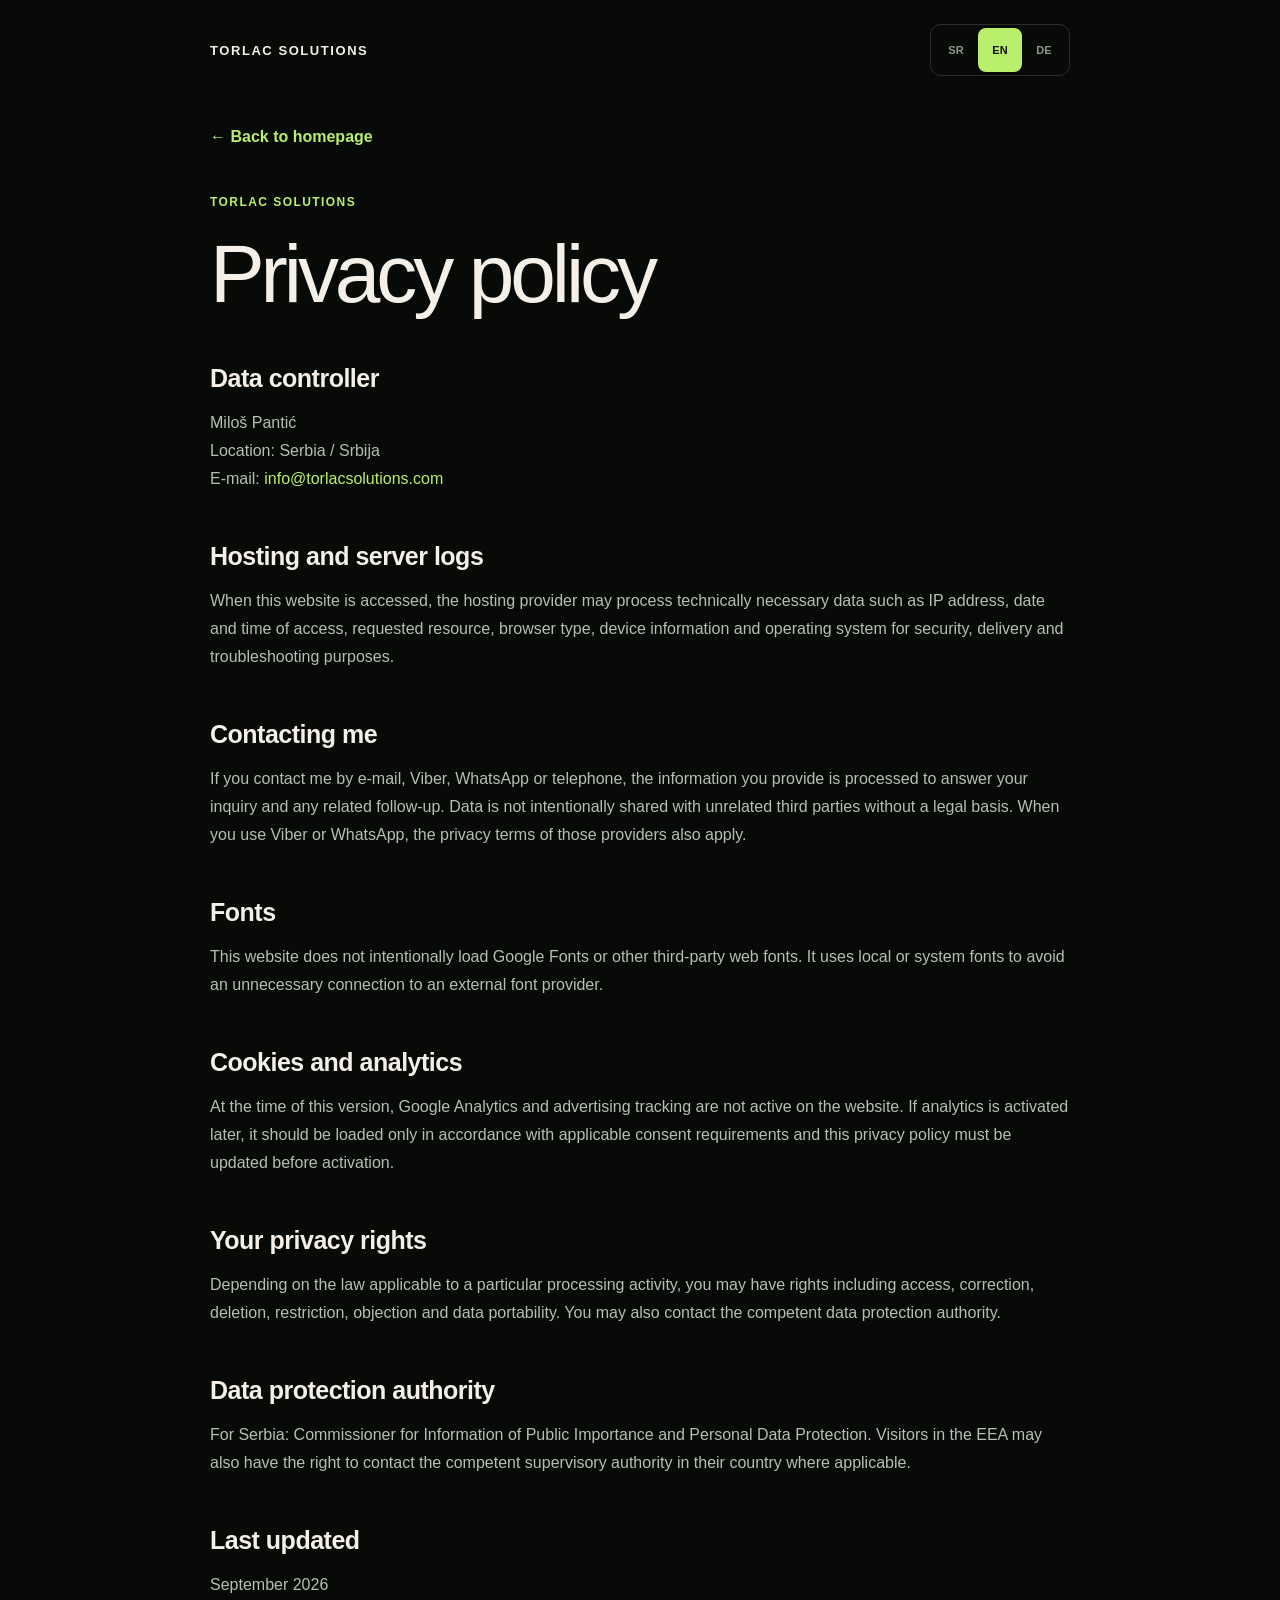
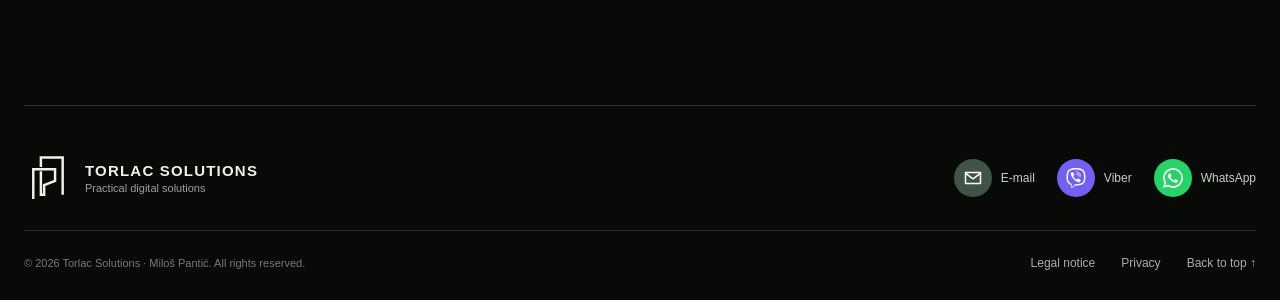
<file: datenschutz.html>
<!doctype html><html lang="en"><head>
    <meta charset="utf-8">
    <meta name="viewport" content="width=device-width, initial-scale=1">
    <title>Privacy Policy | Torlac Solutions</title>
    <meta name="description" content="Privacy information for the Torlac Solutions website, covering hosting, contact services, local storage and how visitor information is handled.">
    <link rel="canonical" href="https://torlacsolutions.com/datenschutz.html">
    <meta name="robots" content="index, follow, max-image-preview:large">
    <meta name="author" content="Miloš Pantić">
    <meta name="application-name" content="Torlac Solutions">
    <meta name="theme-color" content="#0b0d0b">
    <link rel="icon" href="/public/logo/favicon.svg" type="image/svg+xml">
    <link rel="icon" href="/public/logo/torlac-solutions-icon.png" type="image/png" sizes="512x512">
    <link rel="apple-touch-icon" href="/public/logo/apple-touch-icon.png">
    <link rel="manifest" href="/site.webmanifest">
    <link rel="stylesheet" href="./styles.css?v=release-20260912-2">
    <meta property="og:type" content="website">
    <meta property="og:site_name" content="Torlac Solutions">
    <meta property="og:title" content="Privacy Policy | Torlac Solutions">
    <meta property="og:description" content="Privacy information for the Torlac Solutions website, covering hosting, contact services, local storage and how visitor information is handled.">
    <meta property="og:url" content="https://torlacsolutions.com/datenschutz.html">
    <meta property="og:image" content="https://torlacsolutions.com/public/logo/torlac-solutions-icon.png">
    <meta property="og:image:secure_url" content="https://torlacsolutions.com/public/logo/torlac-solutions-icon.png">
    <meta property="og:image:type" content="image/png">
    <meta property="og:image:width" content="512">
    <meta property="og:image:height" content="512">
    <meta property="og:image:alt" content="Torlac Solutions logo">
    <meta name="twitter:card" content="summary">
    <meta name="twitter:title" content="Privacy Policy | Torlac Solutions">
    <meta name="twitter:description" content="Privacy information for the Torlac Solutions website, covering hosting, contact services, local storage and how visitor information is handled.">
    <meta name="twitter:image" content="https://torlacsolutions.com/public/logo/torlac-solutions-icon.png">
    <meta name="twitter:image:alt" content="Torlac Solutions logo">
    <script type="application/ld+json">
{
  "@context": "https://schema.org",
  "@graph": [
    {
      "@type": "Organization",
      "@id": "https://torlacsolutions.com/#organization",
      "name": "Torlac Solutions",
      "url": "https://torlacsolutions.com/",
      "logo": {
        "@type": "ImageObject",
        "url": "https://torlacsolutions.com/public/logo/torlac-solutions-icon.png",
        "width": 512,
        "height": 512
      },
      "email": "info@torlacsolutions.com",
      "founder": {
        "@id": "https://torlacsolutions.com/#milos-pantic"
      }
    },
    {
      "@type": "Person",
      "@id": "https://torlacsolutions.com/#milos-pantic",
      "name": "Miloš Pantić",
      "url": "https://torlacsolutions.com/#about"
    },
    {
      "@type": "WebSite",
      "@id": "https://torlacsolutions.com/#website",
      "url": "https://torlacsolutions.com/",
      "name": "Torlac Solutions",
      "publisher": {
        "@id": "https://torlacsolutions.com/#organization"
      }
    },
    {
      "@type": "WebPage",
      "@id": "https://torlacsolutions.com/datenschutz.html#webpage",
      "url": "https://torlacsolutions.com/datenschutz.html",
      "name": "Privacy Policy | Torlac Solutions",
      "description": "Privacy information for the Torlac Solutions website, covering hosting, contact services, local storage and how visitor information is handled.",
      "isPartOf": {
        "@id": "https://torlacsolutions.com/#website"
      },
      "primaryImageOfPage": {
        "@type": "ImageObject",
        "url": "https://torlacsolutions.com/public/logo/torlac-solutions-icon.png",
        "width": 512,
        "height": 512
      },
      "author": {
        "@id": "https://torlacsolutions.com/#milos-pantic"
      }
    }
  ]
}
</script>
</head><body class="legal-page" data-legal-page="privacy"><div class="legal-language-bar"><a href="./index.html">TORLAC SOLUTIONS</a><div class="language-switch" aria-label="Language"><button type="button" data-legal-lang="sr">SR</button><button type="button" data-legal-lang="en">EN</button><button type="button" data-legal-lang="de">DE</button></div></div><main class="legal-main"></main><footer class="site-footer contact-footer"><div class="footer-brand"><div class="footer-brand-head"><img src="./public/logo/torlac-solutions-logo.svg" alt="Torlac Solutions logo"><div><strong>TORLAC SOLUTIONS</strong><span data-footer="tagline">Practical digital solutions</span></div></div></div><div class="footer-contact" aria-label="Contact"><a href="mailto:info@torlacsolutions.com"><span class="contact-icon"><img src="./public/icons/email.svg" alt=""></span><small>E-mail</small></a><a href="viber://chat?number=%2B38162460349"><span class="contact-icon"><img src="./public/icons/viber.svg" alt=""></span><small>Viber</small></a><a href="https://wa.me/436677622191"><span class="contact-icon"><img src="./public/icons/whatsapp.svg" alt=""></span><small>WhatsApp</small></a></div><div class="footer-legal"><small class="footer-copyright" data-footer="copyright">© 2026 Torlac Solutions · Miloš Pantić. All rights reserved.</small><span><a href="./impressum.html" data-footer="legal">Legal notice</a><a href="./datenschutz.html" data-footer="privacy">Privacy</a><a href="#top" data-footer="top">Back to top ↑</a></span></div></footer><script src="./legal-i18n.js?v=release-20260912-2"></script><script src="./back-to-top.js?v=release-20260912-2"></script><script src="./interface-i18n.js?v=release-20260912-2"></script></body></html>
</file>
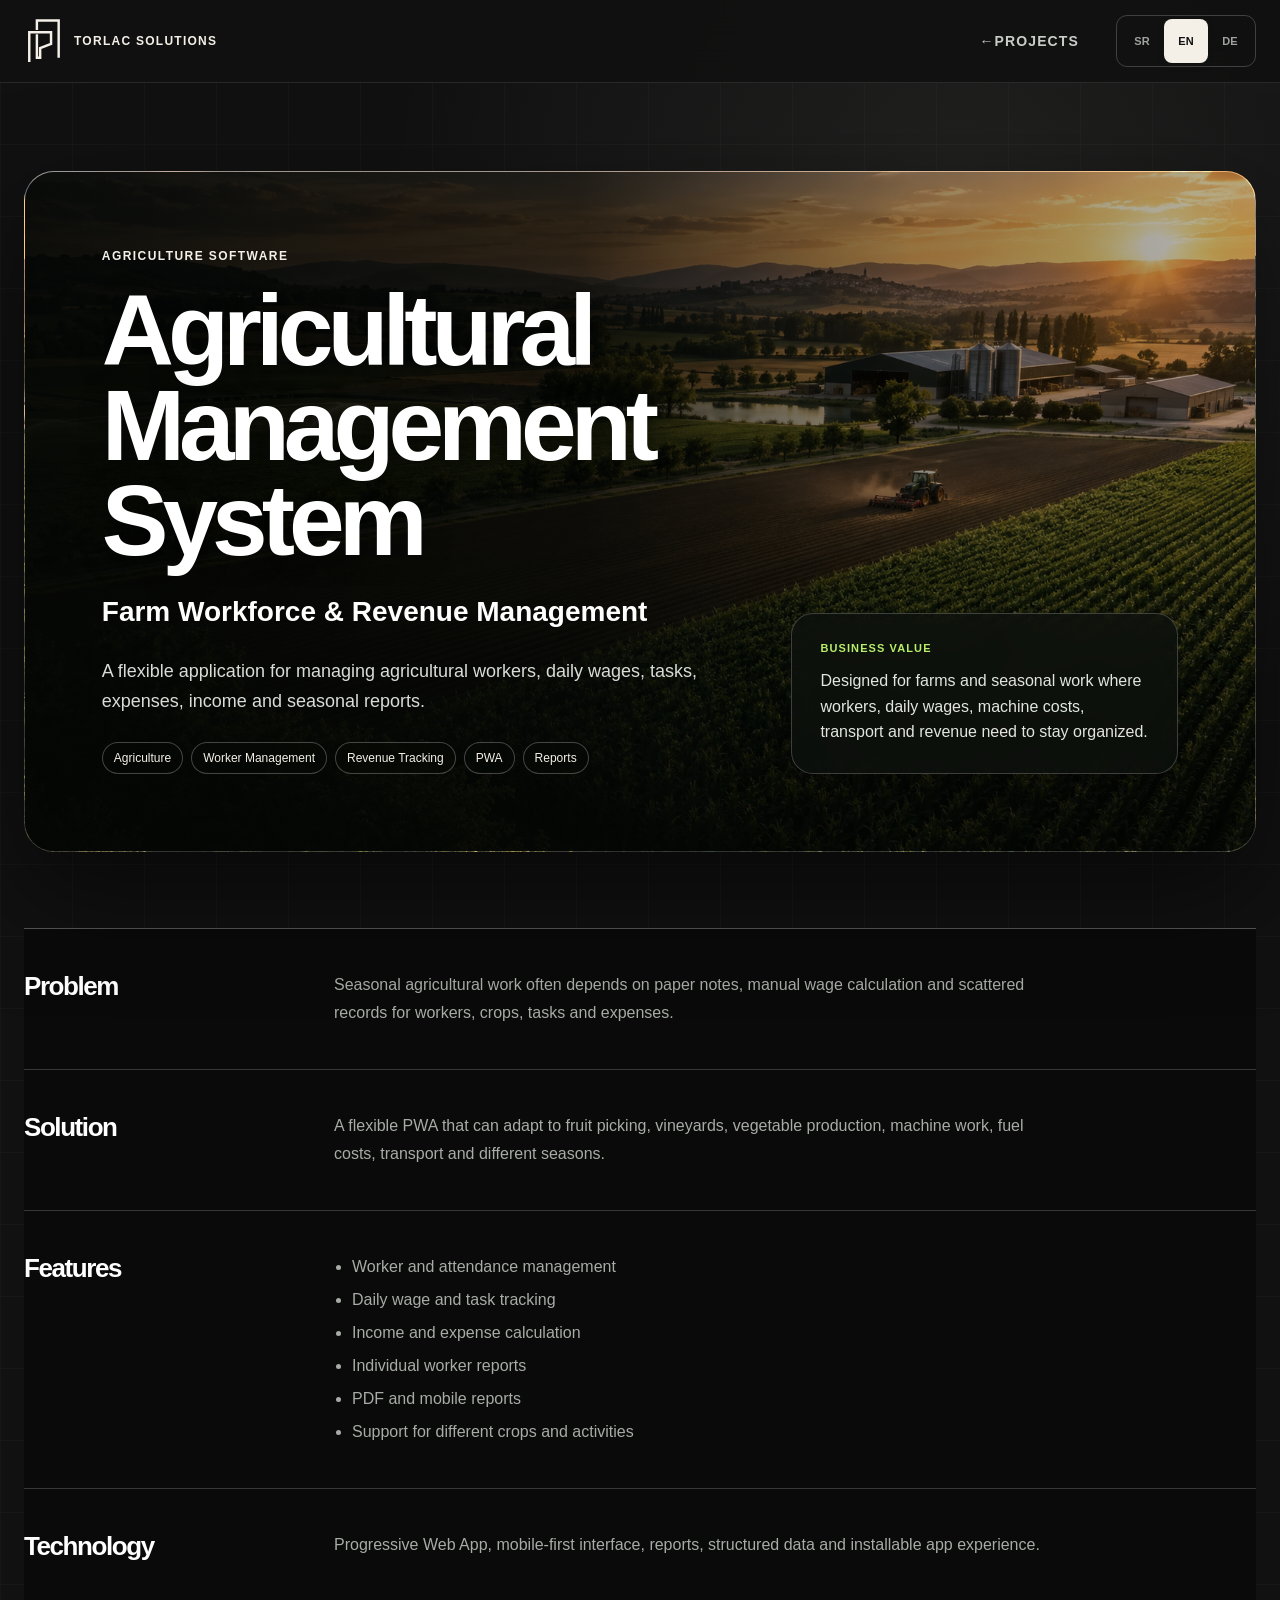
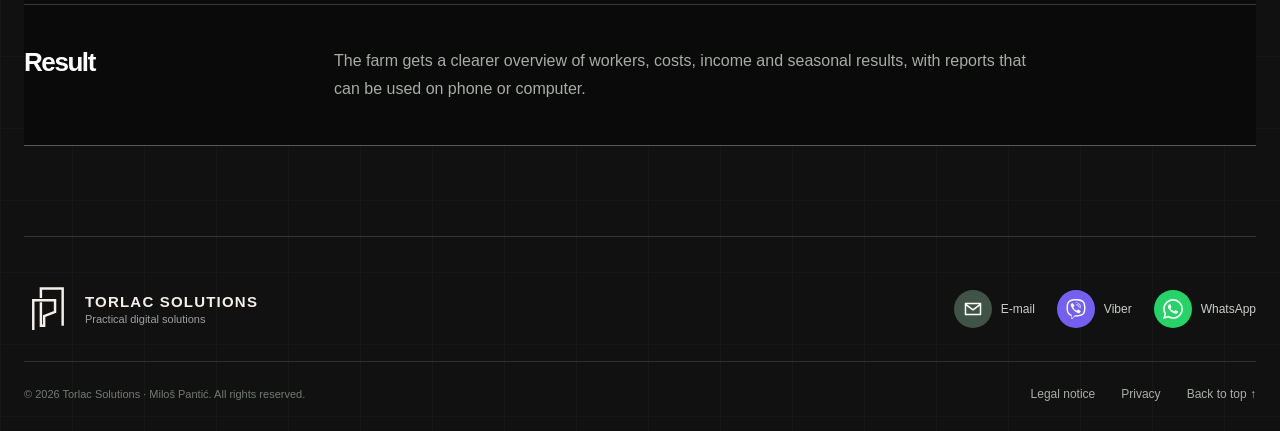
<file: farm-workforce-revenue.html>
<!doctype html>
<html lang="en">
  <head>
    <meta charset="utf-8">
    <meta name="viewport" content="width=device-width, initial-scale=1">
    <title>Farm Workforce &amp; Revenue Software | Torlac Solutions</title>
    <meta name="description" content="Explore a farm management system for seasonal workers, daily wages, tasks, expenses and income, with mobile access and clear seasonal reports.">
    <link rel="canonical" href="https://torlacsolutions.com/farm-workforce-revenue.html">
    <meta name="robots" content="index, follow, max-image-preview:large">
    <meta name="author" content="Miloš Pantić">
    <meta name="application-name" content="Torlac Solutions">
    <meta name="theme-color" content="#0b0d0b">
    <link rel="icon" href="/public/logo/favicon.svg" type="image/svg+xml">
    <link rel="icon" href="/public/logo/torlac-solutions-icon.png" type="image/png" sizes="512x512">
    <link rel="apple-touch-icon" href="/public/logo/apple-touch-icon.png">
    <link rel="manifest" href="/site.webmanifest">
    <link rel="stylesheet" href="./styles.css?v=release-20260912-2">
    <meta property="og:type" content="website">
    <meta property="og:site_name" content="Torlac Solutions">
    <meta property="og:title" content="Farm Workforce &amp; Revenue Software | Torlac Solutions">
    <meta property="og:description" content="Explore a farm management system for seasonal workers, daily wages, tasks, expenses and income, with mobile access and clear seasonal reports.">
    <meta property="og:url" content="https://torlacsolutions.com/farm-workforce-revenue.html">
    <meta property="og:image" content="https://torlacsolutions.com/public/projects/agriculture-software-background.png">
    <meta property="og:image:secure_url" content="https://torlacsolutions.com/public/projects/agriculture-software-background.png">
    <meta property="og:image:type" content="image/png">
    <meta property="og:image:width" content="1672">
    <meta property="og:image:height" content="941">
    <meta property="og:image:alt" content="Agricultural setting for the farm management project">
    <meta name="twitter:card" content="summary_large_image">
    <meta name="twitter:title" content="Farm Workforce &amp; Revenue Software | Torlac Solutions">
    <meta name="twitter:description" content="Explore a farm management system for seasonal workers, daily wages, tasks, expenses and income, with mobile access and clear seasonal reports.">
    <meta name="twitter:image" content="https://torlacsolutions.com/public/projects/agriculture-software-background.png">
    <meta name="twitter:image:alt" content="Agricultural setting for the farm management project">
    <script type="application/ld+json">
{
  "@context": "https://schema.org",
  "@graph": [
    {
      "@type": "Organization",
      "@id": "https://torlacsolutions.com/#organization",
      "name": "Torlac Solutions",
      "url": "https://torlacsolutions.com/",
      "logo": {
        "@type": "ImageObject",
        "url": "https://torlacsolutions.com/public/logo/torlac-solutions-icon.png",
        "width": 512,
        "height": 512
      },
      "email": "info@torlacsolutions.com",
      "founder": {
        "@id": "https://torlacsolutions.com/#milos-pantic"
      }
    },
    {
      "@type": "Person",
      "@id": "https://torlacsolutions.com/#milos-pantic",
      "name": "Miloš Pantić",
      "url": "https://torlacsolutions.com/#about"
    },
    {
      "@type": "WebSite",
      "@id": "https://torlacsolutions.com/#website",
      "url": "https://torlacsolutions.com/",
      "name": "Torlac Solutions",
      "publisher": {
        "@id": "https://torlacsolutions.com/#organization"
      }
    },
    {
      "@type": "WebPage",
      "@id": "https://torlacsolutions.com/farm-workforce-revenue.html#webpage",
      "url": "https://torlacsolutions.com/farm-workforce-revenue.html",
      "name": "Farm Workforce & Revenue Software | Torlac Solutions",
      "description": "Explore a farm management system for seasonal workers, daily wages, tasks, expenses and income, with mobile access and clear seasonal reports.",
      "isPartOf": {
        "@id": "https://torlacsolutions.com/#website"
      },
      "primaryImageOfPage": {
        "@type": "ImageObject",
        "url": "https://torlacsolutions.com/public/projects/agriculture-software-background.png",
        "width": 1672,
        "height": 941
      },
      "author": {
        "@id": "https://torlacsolutions.com/#milos-pantic"
      },
      "mainEntity": {
        "@id": "https://torlacsolutions.com/farm-workforce-revenue.html#project"
      }
    },
    {
      "@type": "CreativeWork",
      "@id": "https://torlacsolutions.com/farm-workforce-revenue.html#project",
      "name": "Farm Workforce & Revenue Software",
      "description": "Explore a farm management system for seasonal workers, daily wages, tasks, expenses and income, with mobile access and clear seasonal reports.",
      "image": "https://torlacsolutions.com/public/projects/agriculture-software-background.png",
      "creator": {
        "@id": "https://torlacsolutions.com/#organization"
      },
      "mainEntityOfPage": {
        "@id": "https://torlacsolutions.com/farm-workforce-revenue.html#webpage"
      }
    }
  ]
}
</script>
</head>
  <body class="case-page case-agriculture">
    <header class="site-header">
      <a class="brand" href="./index.html">
        <img src="./public/logo/torlac-solutions-logo.svg" alt="" class="brand-logo">
        <span><strong>TORLAC SOLUTIONS</strong></span>
      </a>
      <nav class="nav-links" aria-label="Case navigation">
        <a href="./index.html?from=project&v=11#projects">← <span data-i18n="nav.projects">Projects</span></a>
      </nav>
      <div class="language-switch"><button type="button" data-lang="sr">SR</button><button type="button" data-lang="en">EN</button><button type="button" data-lang="de">DE</button></div>
    </header>
    <main class="case-main">
      <section class="case-hero">
        <div>
          <p class="eyebrow" data-i18n="fw.category">Agriculture software</p>
          <h1 data-i18n="fw.heading">Agricultural Management System</h1>
          <p class="role" data-i18n="fw.title">Farm Workforce &amp; Revenue Management</p>
          <p class="intro" data-i18n="fw.intro">A flexible application for managing agricultural workers, daily wages, tasks, expenses, income and seasonal reports.</p>
          <div class="case-meta">
            <span data-i18n="tag.agriculture">Agriculture</span><span data-i18n="tag.worker">Worker Management</span><span data-i18n="tag.revenue">Revenue Tracking</span><span>PWA</span><span data-i18n="tag.reports">Reports</span>
          </div>
        </div>
        <div class="case-panel">
          <p class="project-type" data-i18n="case.businessValue">Business value</p>
          <p data-i18n="fw.value">Designed for farms and seasonal work where workers, daily wages, machine costs, transport and revenue need to stay organized.</p>
        </div>
      </section>
      <section class="case-sections">
        <article class="case-section"><h2 data-i18n="case.problem">Problem</h2><p data-i18n="fw.problem">Seasonal agricultural work often depends on paper notes, manual wage calculation and scattered records for workers, crops, tasks and expenses.</p></article>
        <article class="case-section"><h2 data-i18n="case.solution">Solution</h2><p data-i18n="fw.solution">A flexible PWA that can adapt to fruit picking, vineyards, vegetable production, machine work, fuel costs, transport and different seasons.</p></article>
        <article class="case-section"><h2 data-i18n="case.features">Features</h2><ul><li data-i18n="fw.feature1">Worker and attendance management</li><li data-i18n="fw.feature2">Daily wage and task tracking</li><li data-i18n="fw.feature3">Income and expense calculation</li><li data-i18n="fw.feature4">Individual worker reports</li><li data-i18n="fw.feature5">PDF and mobile reports</li><li data-i18n="fw.feature6">Support for different crops and activities</li></ul></article>
        <article class="case-section"><h2 data-i18n="case.technology">Technology</h2><p data-i18n="fw.technology">Progressive Web App, mobile-first interface, reports, structured data and installable app experience.</p></article>
        <article class="case-section"><h2 data-i18n="case.result">Result</h2><p data-i18n="fw.result">The farm gets a clearer overview of workers, costs, income and seasonal results, with reports that can be used on phone or computer.</p></article>
      </section>
    </main>
    <footer class="site-footer contact-footer">
      <div class="footer-brand"><div class="footer-brand-head"><img src="./public/logo/torlac-solutions-logo.svg" alt="Torlac Solutions logo"><div><strong>TORLAC SOLUTIONS</strong><span data-i18n="footer.tagline">Practical digital solutions</span></div></div></div>
      <div class="footer-contact" aria-label="Contact"><a href="mailto:info@torlacsolutions.com" aria-label="Email Miloš Pantić"><span class="contact-icon"><img src="./public/icons/email.svg" alt=""></span><small>E-mail</small></a><a href="viber://chat?number=%2B38162460349" aria-label="Contact via Viber"><span class="contact-icon"><img src="./public/icons/viber.svg" alt=""></span><small>Viber</small></a><a href="https://wa.me/436677622191" aria-label="Contact via WhatsApp"><span class="contact-icon"><img src="./public/icons/whatsapp.svg" alt=""></span><small>WhatsApp</small></a></div>
      <div class="footer-legal"><small class="footer-copyright" data-i18n="footer.copyright">© 2026 Torlac Solutions · Miloš Pantić. All rights reserved.</small><span><a href="./impressum.html" data-i18n="footer.legal">Legal notice</a><a href="./datenschutz.html" data-i18n="footer.privacy">Privacy</a><a href="#top" data-i18n="footer.top">Back to top ↑</a></span></div>
    </footer>
    <script src="./script.js?v=release-20260912-2"></script>
  <script src="./back-to-top.js?v=release-20260912-2"></script><script src="./interface-i18n.js?v=release-20260912-2"></script></body>
</html>
</file>
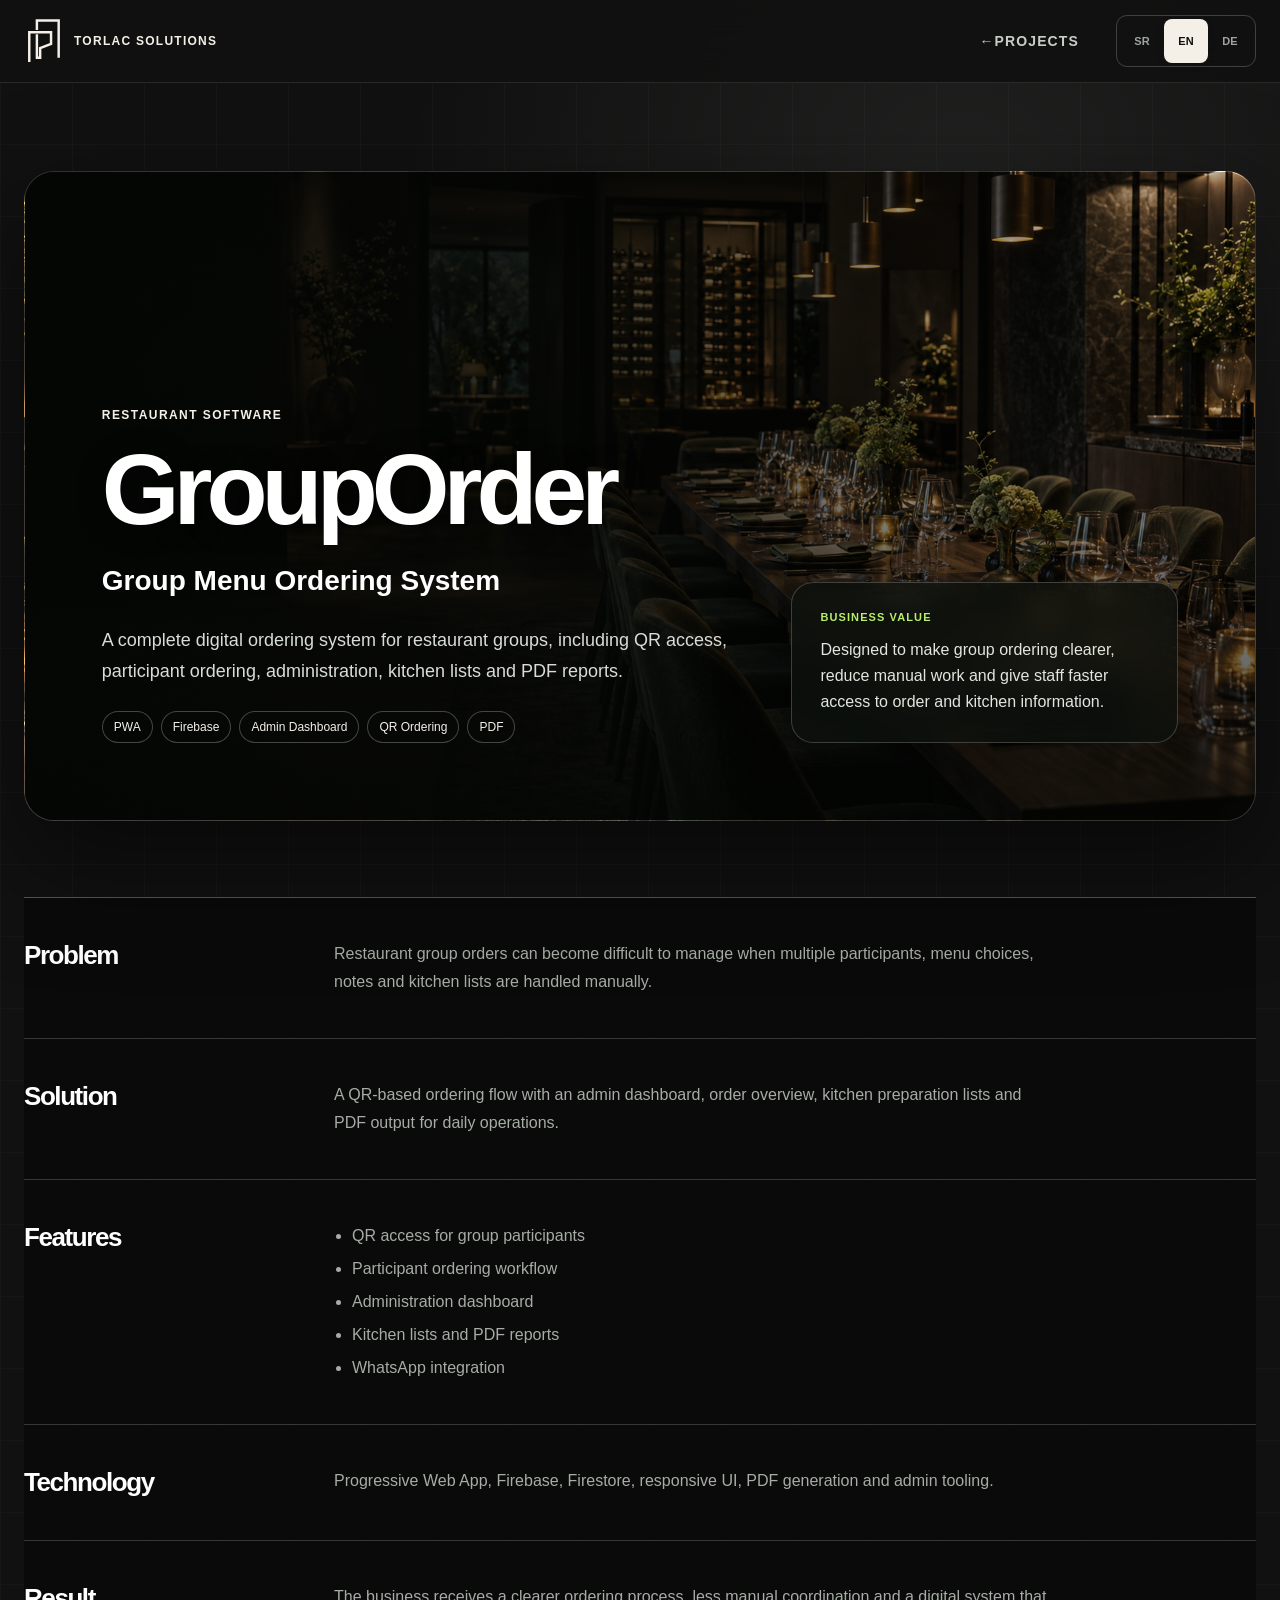
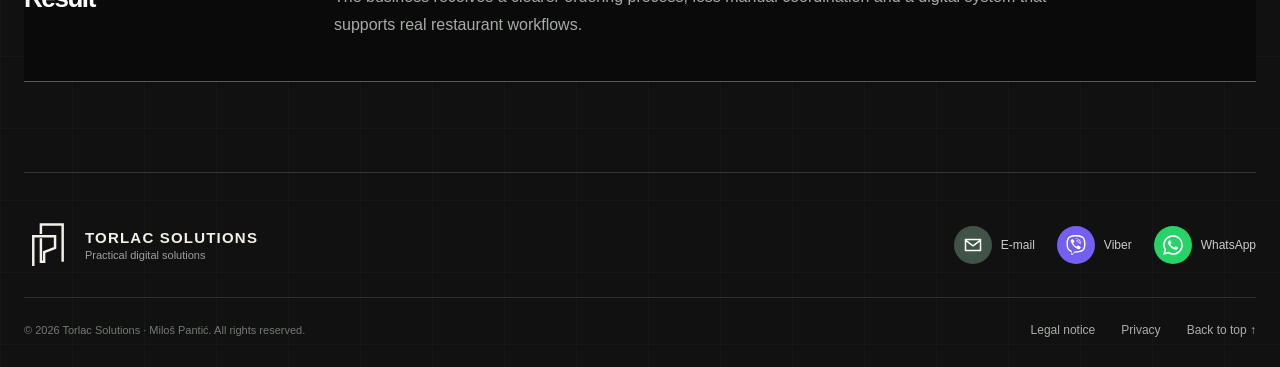
<file: flachauer-gutshof.html>
<!doctype html>
<html lang="en">
  <head>
    <meta charset="utf-8">
    <meta name="viewport" content="width=device-width, initial-scale=1">
    <title>GroupOrder Restaurant Ordering Software | Torlac Solutions</title>
    <meta name="description" content="Explore GroupOrder: restaurant software for group menu orders via QR links, with an administration dashboard, kitchen lists and PDF reports.">
    <link rel="canonical" href="https://torlacsolutions.com/flachauer-gutshof.html">
    <meta name="robots" content="index, follow, max-image-preview:large">
    <meta name="author" content="Miloš Pantić">
    <meta name="application-name" content="Torlac Solutions">
    <meta name="theme-color" content="#0b0d0b">
    <link rel="icon" href="/public/logo/favicon.svg" type="image/svg+xml">
    <link rel="icon" href="/public/logo/torlac-solutions-icon.png" type="image/png" sizes="512x512">
    <link rel="apple-touch-icon" href="/public/logo/apple-touch-icon.png">
    <link rel="manifest" href="/site.webmanifest">
    <link rel="stylesheet" href="./styles.css?v=release-20260912-2">
    <meta property="og:type" content="website">
    <meta property="og:site_name" content="Torlac Solutions">
    <meta property="og:title" content="GroupOrder Restaurant Ordering Software | Torlac Solutions">
    <meta property="og:description" content="Explore GroupOrder: restaurant software for group menu orders via QR links, with an administration dashboard, kitchen lists and PDF reports.">
    <meta property="og:url" content="https://torlacsolutions.com/flachauer-gutshof.html">
    <meta property="og:image" content="https://torlacsolutions.com/public/projects/grouporder-admin.png">
    <meta property="og:image:secure_url" content="https://torlacsolutions.com/public/projects/grouporder-admin.png">
    <meta property="og:image:type" content="image/png">
    <meta property="og:image:width" content="134217728">
    <meta property="og:image:height" content="117447169">
    <meta property="og:image:alt" content="GroupOrder restaurant administration dashboard">
    <meta name="twitter:card" content="summary_large_image">
    <meta name="twitter:title" content="GroupOrder Restaurant Ordering Software | Torlac Solutions">
    <meta name="twitter:description" content="Explore GroupOrder: restaurant software for group menu orders via QR links, with an administration dashboard, kitchen lists and PDF reports.">
    <meta name="twitter:image" content="https://torlacsolutions.com/public/projects/grouporder-admin.png">
    <meta name="twitter:image:alt" content="GroupOrder restaurant administration dashboard">
    <script type="application/ld+json">
{
  "@context": "https://schema.org",
  "@graph": [
    {
      "@type": "Organization",
      "@id": "https://torlacsolutions.com/#organization",
      "name": "Torlac Solutions",
      "url": "https://torlacsolutions.com/",
      "logo": {
        "@type": "ImageObject",
        "url": "https://torlacsolutions.com/public/logo/torlac-solutions-icon.png",
        "width": 512,
        "height": 512
      },
      "email": "info@torlacsolutions.com",
      "founder": {
        "@id": "https://torlacsolutions.com/#milos-pantic"
      }
    },
    {
      "@type": "Person",
      "@id": "https://torlacsolutions.com/#milos-pantic",
      "name": "Miloš Pantić",
      "url": "https://torlacsolutions.com/#about"
    },
    {
      "@type": "WebSite",
      "@id": "https://torlacsolutions.com/#website",
      "url": "https://torlacsolutions.com/",
      "name": "Torlac Solutions",
      "publisher": {
        "@id": "https://torlacsolutions.com/#organization"
      }
    },
    {
      "@type": "WebPage",
      "@id": "https://torlacsolutions.com/flachauer-gutshof.html#webpage",
      "url": "https://torlacsolutions.com/flachauer-gutshof.html",
      "name": "GroupOrder Restaurant Ordering Software | Torlac Solutions",
      "description": "Explore GroupOrder: restaurant software for group menu orders via QR links, with an administration dashboard, kitchen lists and PDF reports.",
      "isPartOf": {
        "@id": "https://torlacsolutions.com/#website"
      },
      "primaryImageOfPage": {
        "@type": "ImageObject",
        "url": "https://torlacsolutions.com/public/projects/grouporder-admin.png",
        "width": 134217728,
        "height": 117447169
      },
      "author": {
        "@id": "https://torlacsolutions.com/#milos-pantic"
      },
      "mainEntity": {
        "@id": "https://torlacsolutions.com/flachauer-gutshof.html#project"
      }
    },
    {
      "@type": "CreativeWork",
      "@id": "https://torlacsolutions.com/flachauer-gutshof.html#project",
      "name": "GroupOrder Restaurant Ordering Software",
      "description": "Explore GroupOrder: restaurant software for group menu orders via QR links, with an administration dashboard, kitchen lists and PDF reports.",
      "image": "https://torlacsolutions.com/public/projects/grouporder-admin.png",
      "creator": {
        "@id": "https://torlacsolutions.com/#organization"
      },
      "mainEntityOfPage": {
        "@id": "https://torlacsolutions.com/flachauer-gutshof.html#webpage"
      }
    }
  ]
}
</script>
</head>
  <body class="case-page case-grouporder">
    <header class="site-header">
      <a class="brand" href="./index.html">
        <img src="./public/logo/torlac-solutions-logo.svg" alt="" class="brand-logo">
        <span><strong>TORLAC SOLUTIONS</strong></span>
      </a>
      <nav class="nav-links" aria-label="Case navigation">
        <a href="./index.html?from=project&v=11#projects">← <span data-i18n="nav.projects">Projects</span></a>
      </nav>
      <div class="language-switch"><button type="button" data-lang="sr">SR</button><button type="button" data-lang="en">EN</button><button type="button" data-lang="de">DE</button></div>
    </header>
    <main class="case-main">
      <section class="case-hero">
        <div>
          <p class="eyebrow" data-i18n="fg.category">Restaurant software</p>
          <h1>GroupOrder</h1>
          <p class="role" data-i18n="fg.title">Group Menu Ordering System</p>
          <p class="intro" data-i18n="fg.intro">A complete digital ordering system for restaurant groups, including QR access, participant ordering, administration, kitchen lists and PDF reports.</p>
          <div class="case-meta">
            <span>PWA</span><span>Firebase</span><span data-i18n="tag.admin">Admin Dashboard</span><span data-i18n="tag.qr">QR Ordering</span><span>PDF</span>
          </div>
        </div>
        <div class="case-panel">
          <p class="project-type" data-i18n="case.businessValue">Business value</p>
          <p data-i18n="fg.value">Designed to make group ordering clearer, reduce manual work and give staff faster access to order and kitchen information.</p>
        </div>
      </section>
      <section class="case-sections">
        <article class="case-section"><h2 data-i18n="case.problem">Problem</h2><p data-i18n="fg.problem">Restaurant group orders can become difficult to manage when multiple participants, menu choices, notes and kitchen lists are handled manually.</p></article>
        <article class="case-section"><h2 data-i18n="case.solution">Solution</h2><p data-i18n="fg.solution">A QR-based ordering flow with an admin dashboard, order overview, kitchen preparation lists and PDF output for daily operations.</p></article>
        <article class="case-section"><h2 data-i18n="case.features">Features</h2><ul><li data-i18n="fg.feature1">QR access for group participants</li><li data-i18n="fg.feature2">Participant ordering workflow</li><li data-i18n="fg.feature3">Administration dashboard</li><li data-i18n="fg.feature4">Kitchen lists and PDF reports</li><li data-i18n="fg.feature5">WhatsApp integration</li></ul></article>
        <article class="case-section"><h2 data-i18n="case.technology">Technology</h2><p data-i18n="fg.technology">Progressive Web App, Firebase, Firestore, responsive UI, PDF generation and admin tooling.</p></article>
        <article class="case-section"><h2 data-i18n="case.result">Result</h2><p data-i18n="fg.result">The business receives a clearer ordering process, less manual coordination and a digital system that supports real restaurant workflows.</p></article>
      </section>
    </main>
    <footer class="site-footer contact-footer">
      <div class="footer-brand"><div class="footer-brand-head"><img src="./public/logo/torlac-solutions-logo.svg" alt="Torlac Solutions logo"><div><strong>TORLAC SOLUTIONS</strong><span data-i18n="footer.tagline">Practical digital solutions</span></div></div></div>
      <div class="footer-contact" aria-label="Contact"><a href="mailto:info@torlacsolutions.com" aria-label="Email Miloš Pantić"><span class="contact-icon"><img src="./public/icons/email.svg" alt=""></span><small>E-mail</small></a><a href="viber://chat?number=%2B38162460349" aria-label="Contact via Viber"><span class="contact-icon"><img src="./public/icons/viber.svg" alt=""></span><small>Viber</small></a><a href="https://wa.me/436677622191" aria-label="Contact via WhatsApp"><span class="contact-icon"><img src="./public/icons/whatsapp.svg" alt=""></span><small>WhatsApp</small></a></div>
      <div class="footer-legal"><small class="footer-copyright" data-i18n="footer.copyright">© 2026 Torlac Solutions · Miloš Pantić. All rights reserved.</small><span><a href="./impressum.html" data-i18n="footer.legal">Legal notice</a><a href="./datenschutz.html" data-i18n="footer.privacy">Privacy</a><a href="#top" data-i18n="footer.top">Back to top ↑</a></span></div>
    </footer>
    <script src="./script.js?v=release-20260912-2"></script>
  <script src="./back-to-top.js?v=release-20260912-2"></script><script src="./interface-i18n.js?v=release-20260912-2"></script></body>
</html>
</file>
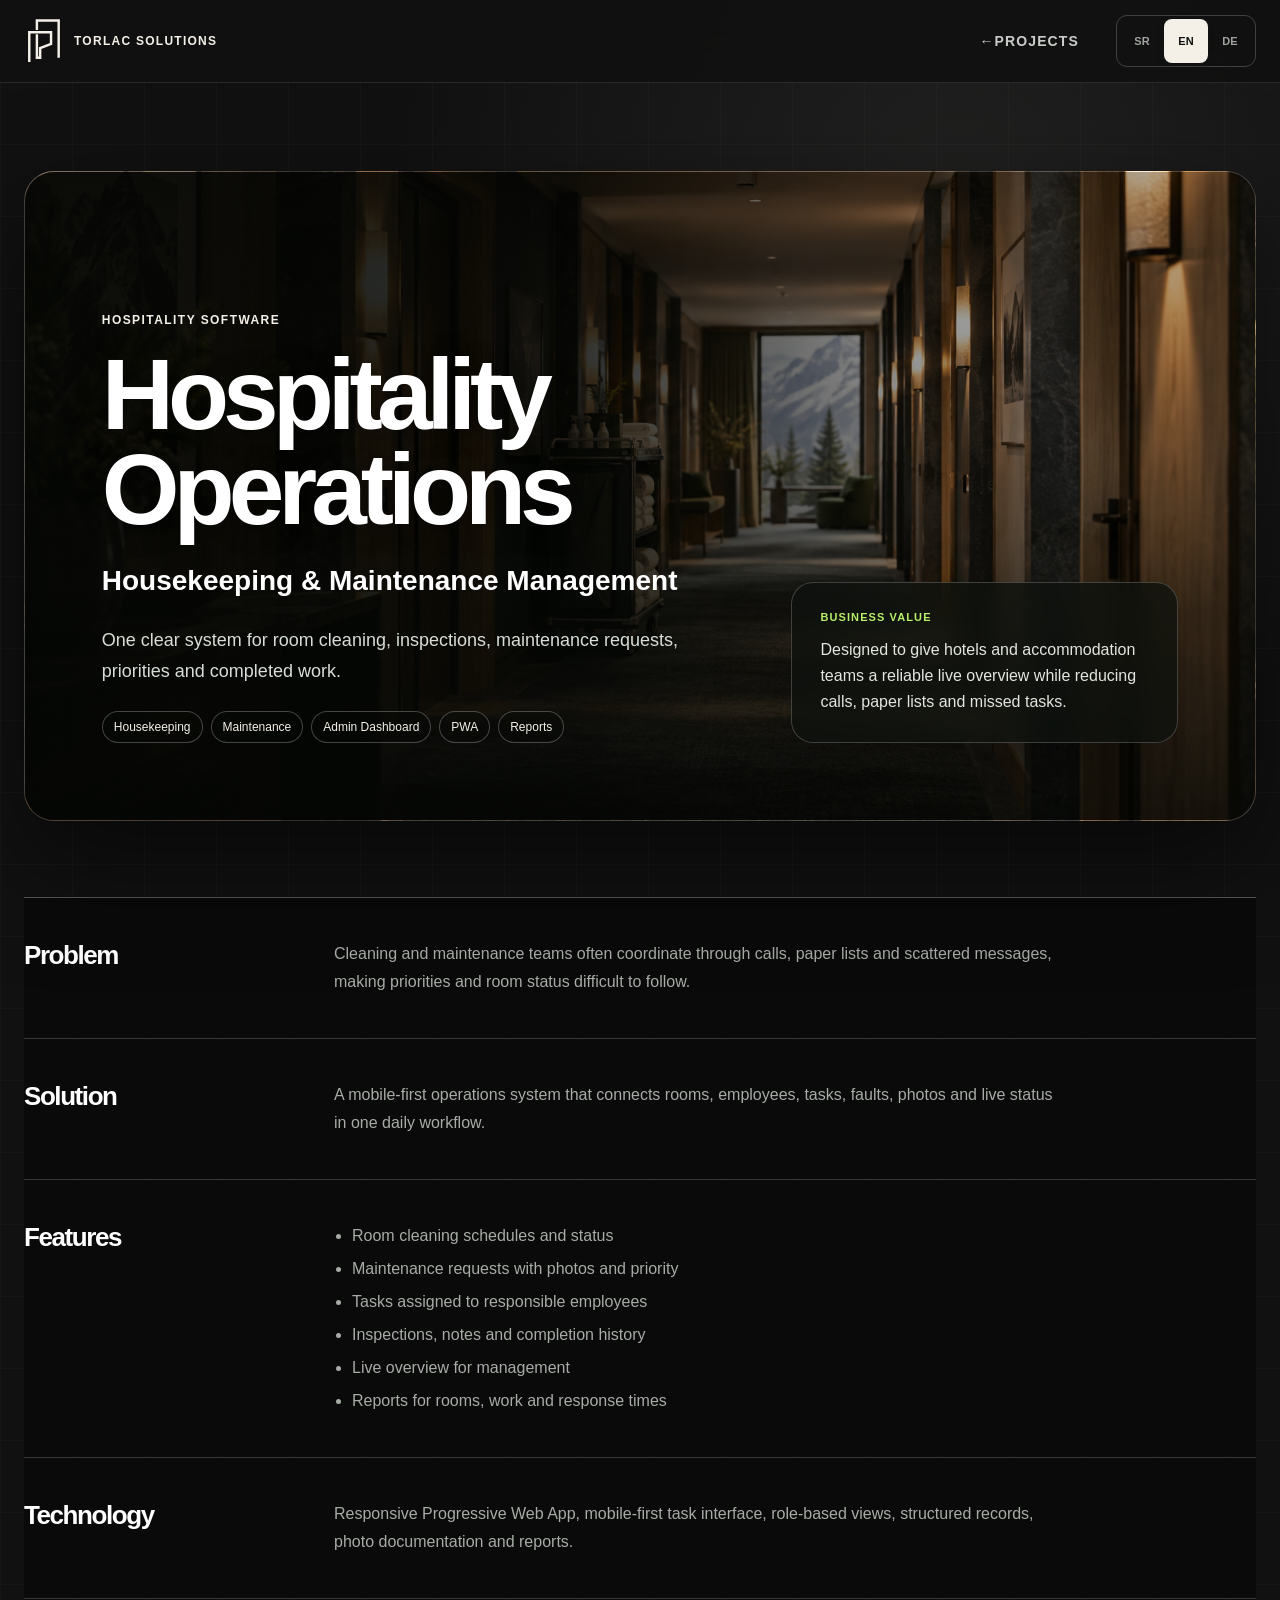
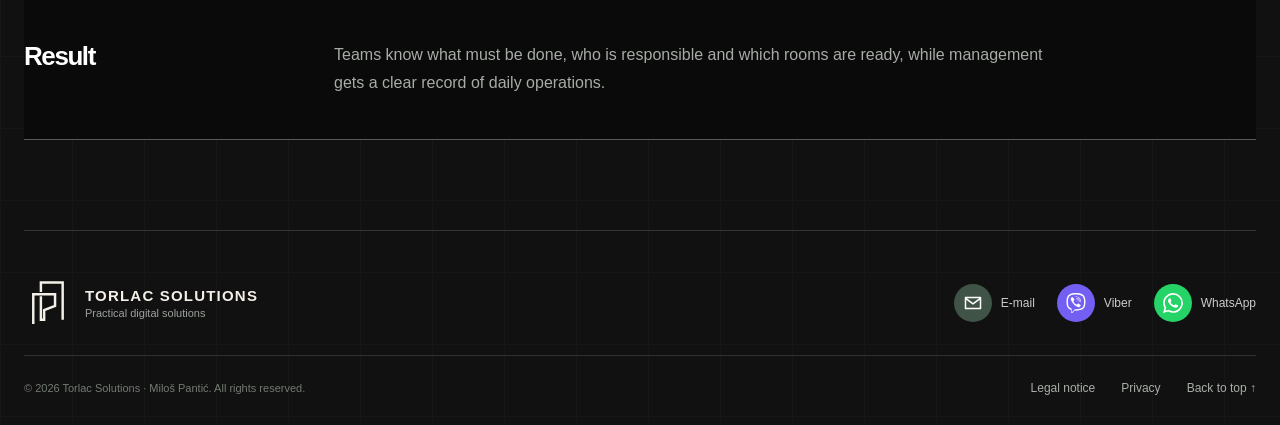
<file: hospitality-operations.html>
<!doctype html>
<html lang="en">
<head>
    <meta charset="utf-8">
    <meta name="viewport" content="width=device-width, initial-scale=1">
    <title>Housekeeping &amp; Maintenance Software | Torlac Solutions</title>
    <meta name="description" content="Explore hospitality operations software for room cleaning, maintenance requests, task assignments, inspections and management reports.">
    <link rel="canonical" href="https://torlacsolutions.com/hospitality-operations.html">
    <meta name="robots" content="index, follow, max-image-preview:large">
    <meta name="author" content="Miloš Pantić">
    <meta name="application-name" content="Torlac Solutions">
    <meta name="theme-color" content="#0b0d0b">
    <link rel="icon" href="/public/logo/favicon.svg" type="image/svg+xml">
    <link rel="icon" href="/public/logo/torlac-solutions-icon.png" type="image/png" sizes="512x512">
    <link rel="apple-touch-icon" href="/public/logo/apple-touch-icon.png">
    <link rel="manifest" href="/site.webmanifest">
    <link rel="stylesheet" href="./styles.css?v=release-20260912-2">
    <meta property="og:type" content="website">
    <meta property="og:site_name" content="Torlac Solutions">
    <meta property="og:title" content="Housekeeping &amp; Maintenance Software | Torlac Solutions">
    <meta property="og:description" content="Explore hospitality operations software for room cleaning, maintenance requests, task assignments, inspections and management reports.">
    <meta property="og:url" content="https://torlacsolutions.com/hospitality-operations.html">
    <meta property="og:image" content="https://torlacsolutions.com/public/projects/hospitality-operations-background.png">
    <meta property="og:image:secure_url" content="https://torlacsolutions.com/public/projects/hospitality-operations-background.png">
    <meta property="og:image:type" content="image/png">
    <meta property="og:image:width" content="1672">
    <meta property="og:image:height" content="941">
    <meta property="og:image:alt" content="Hospitality setting for the housekeeping and maintenance project">
    <meta name="twitter:card" content="summary_large_image">
    <meta name="twitter:title" content="Housekeeping &amp; Maintenance Software | Torlac Solutions">
    <meta name="twitter:description" content="Explore hospitality operations software for room cleaning, maintenance requests, task assignments, inspections and management reports.">
    <meta name="twitter:image" content="https://torlacsolutions.com/public/projects/hospitality-operations-background.png">
    <meta name="twitter:image:alt" content="Hospitality setting for the housekeeping and maintenance project">
    <script type="application/ld+json">
{
  "@context": "https://schema.org",
  "@graph": [
    {
      "@type": "Organization",
      "@id": "https://torlacsolutions.com/#organization",
      "name": "Torlac Solutions",
      "url": "https://torlacsolutions.com/",
      "logo": {
        "@type": "ImageObject",
        "url": "https://torlacsolutions.com/public/logo/torlac-solutions-icon.png",
        "width": 512,
        "height": 512
      },
      "email": "info@torlacsolutions.com",
      "founder": {
        "@id": "https://torlacsolutions.com/#milos-pantic"
      }
    },
    {
      "@type": "Person",
      "@id": "https://torlacsolutions.com/#milos-pantic",
      "name": "Miloš Pantić",
      "url": "https://torlacsolutions.com/#about"
    },
    {
      "@type": "WebSite",
      "@id": "https://torlacsolutions.com/#website",
      "url": "https://torlacsolutions.com/",
      "name": "Torlac Solutions",
      "publisher": {
        "@id": "https://torlacsolutions.com/#organization"
      }
    },
    {
      "@type": "WebPage",
      "@id": "https://torlacsolutions.com/hospitality-operations.html#webpage",
      "url": "https://torlacsolutions.com/hospitality-operations.html",
      "name": "Housekeeping & Maintenance Software | Torlac Solutions",
      "description": "Explore hospitality operations software for room cleaning, maintenance requests, task assignments, inspections and management reports.",
      "isPartOf": {
        "@id": "https://torlacsolutions.com/#website"
      },
      "primaryImageOfPage": {
        "@type": "ImageObject",
        "url": "https://torlacsolutions.com/public/projects/hospitality-operations-background.png",
        "width": 1672,
        "height": 941
      },
      "author": {
        "@id": "https://torlacsolutions.com/#milos-pantic"
      },
      "mainEntity": {
        "@id": "https://torlacsolutions.com/hospitality-operations.html#project"
      }
    },
    {
      "@type": "CreativeWork",
      "@id": "https://torlacsolutions.com/hospitality-operations.html#project",
      "name": "Housekeeping & Maintenance Software",
      "description": "Explore hospitality operations software for room cleaning, maintenance requests, task assignments, inspections and management reports.",
      "image": "https://torlacsolutions.com/public/projects/hospitality-operations-background.png",
      "creator": {
        "@id": "https://torlacsolutions.com/#organization"
      },
      "mainEntityOfPage": {
        "@id": "https://torlacsolutions.com/hospitality-operations.html#webpage"
      }
    }
  ]
}
</script>
</head>
<body class="case-page case-hospitality">
<header class="site-header"><a class="brand" href="./index.html"><img src="./public/logo/torlac-solutions-logo.svg" alt="" class="brand-logo"><span><strong>TORLAC SOLUTIONS</strong></span></a><nav class="nav-links" aria-label="Case navigation"><a href="./index.html?from=project&v=11#projects">← <span data-i18n="nav.projects">Projects</span></a></nav><div class="language-switch"><button type="button" data-lang="sr">SR</button><button type="button" data-lang="en">EN</button><button type="button" data-lang="de">DE</button></div></header>
<main class="case-main">
<section class="case-hero hospitality-case-hero"><div><p class="eyebrow" data-i18n="ho.category">Hospitality software</p><h1 data-i18n="ho.heading">Hospitality Operations</h1><p class="role" data-i18n="ho.title">Housekeeping &amp; Maintenance Management</p><p class="intro" data-i18n="ho.intro">One clear system for room cleaning, inspections, maintenance requests, priorities and completed work.</p><div class="case-meta"><span data-i18n="ho.tag1">Housekeeping</span><span data-i18n="ho.tag2">Maintenance</span><span data-i18n="tag.admin">Admin Dashboard</span><span>PWA</span><span data-i18n="tag.reports">Reports</span></div></div><div class="case-panel"><p class="project-type" data-i18n="case.businessValue">Business value</p><p data-i18n="ho.value">Designed to give hotels and accommodation teams a reliable live overview while reducing calls, paper lists and missed tasks.</p></div></section>
<section class="case-sections"><article class="case-section"><h2 data-i18n="case.problem">Problem</h2><p data-i18n="ho.problem">Cleaning and maintenance teams often coordinate through calls, paper lists and scattered messages, making priorities and room status difficult to follow.</p></article><article class="case-section"><h2 data-i18n="case.solution">Solution</h2><p data-i18n="ho.solution">A mobile-first operations system that connects rooms, employees, tasks, faults, photos and live status in one daily workflow.</p></article><article class="case-section"><h2 data-i18n="case.features">Features</h2><ul><li data-i18n="ho.feature1">Room cleaning schedules and status</li><li data-i18n="ho.feature2">Maintenance requests with photos and priority</li><li data-i18n="ho.feature3">Tasks assigned to responsible employees</li><li data-i18n="ho.feature4">Inspections, notes and completion history</li><li data-i18n="ho.feature5">Live overview for management</li><li data-i18n="ho.feature6">Reports for rooms, work and response times</li></ul></article><article class="case-section"><h2 data-i18n="case.technology">Technology</h2><p data-i18n="ho.technology">Responsive Progressive Web App, mobile-first task interface, role-based views, structured records, photo documentation and reports.</p></article><article class="case-section"><h2 data-i18n="case.result">Result</h2><p data-i18n="ho.result">Teams know what must be done, who is responsible and which rooms are ready, while management gets a clear record of daily operations.</p></article></section>
</main>
<footer class="site-footer contact-footer"><div class="footer-brand"><div class="footer-brand-head"><img src="./public/logo/torlac-solutions-logo.svg" alt="Torlac Solutions logo"><div><strong>TORLAC SOLUTIONS</strong><span data-i18n="footer.tagline">Practical digital solutions</span></div></div></div><div class="footer-contact" aria-label="Contact"><a href="mailto:info@torlacsolutions.com"><span class="contact-icon"><img src="./public/icons/email.svg" alt=""></span><small>E-mail</small></a><a href="viber://chat?number=%2B38162460349"><span class="contact-icon"><img src="./public/icons/viber.svg" alt=""></span><small>Viber</small></a><a href="https://wa.me/436677622191"><span class="contact-icon"><img src="./public/icons/whatsapp.svg" alt=""></span><small>WhatsApp</small></a></div><div class="footer-legal"><small class="footer-copyright" data-i18n="footer.copyright">© 2026 Torlac Solutions · Miloš Pantić. All rights reserved.</small><span><a href="./impressum.html" data-i18n="footer.legal">Legal notice</a><a href="./datenschutz.html" data-i18n="footer.privacy">Privacy</a><a href="#top" data-i18n="footer.top">Back to top ↑</a></span></div></footer>
<script src="./script.js?v=release-20260912-2"></script>
<script src="./back-to-top.js?v=release-20260912-2"></script><script src="./interface-i18n.js?v=release-20260912-2"></script></body></html>
</file>
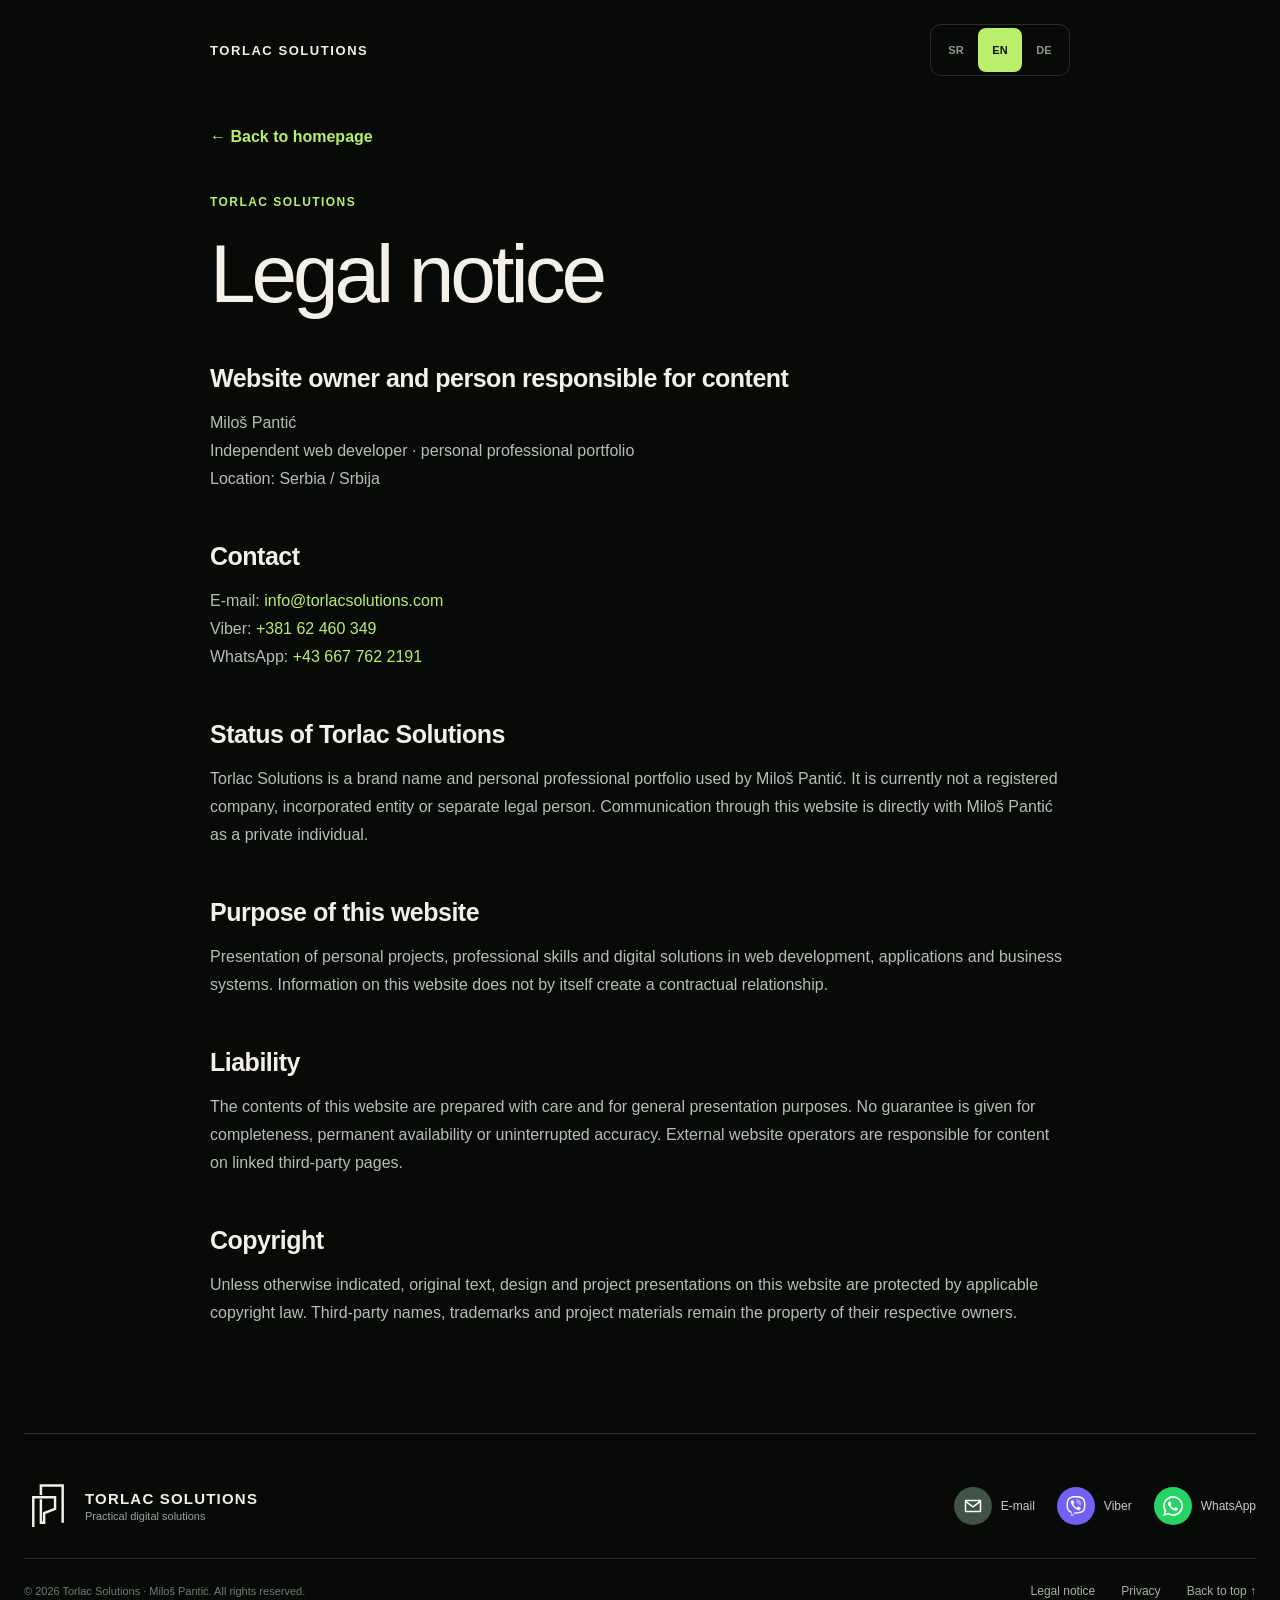
<file: impressum.html>
<!doctype html><html lang="en"><head>
    <meta charset="utf-8">
    <meta name="viewport" content="width=device-width, initial-scale=1">
    <title>Legal Notice | Torlac Solutions</title>
    <meta name="description" content="Legal notice for Torlac Solutions: information about Miloš Pantić, contact details, the purpose of this portfolio and responsibility for its content.">
    <link rel="canonical" href="https://torlacsolutions.com/impressum.html">
    <meta name="robots" content="index, follow, max-image-preview:large">
    <meta name="author" content="Miloš Pantić">
    <meta name="application-name" content="Torlac Solutions">
    <meta name="theme-color" content="#0b0d0b">
    <link rel="icon" href="/public/logo/favicon.svg" type="image/svg+xml">
    <link rel="icon" href="/public/logo/torlac-solutions-icon.png" type="image/png" sizes="512x512">
    <link rel="apple-touch-icon" href="/public/logo/apple-touch-icon.png">
    <link rel="manifest" href="/site.webmanifest">
    <link rel="stylesheet" href="./styles.css?v=release-20260912-2">
    <meta property="og:type" content="website">
    <meta property="og:site_name" content="Torlac Solutions">
    <meta property="og:title" content="Legal Notice | Torlac Solutions">
    <meta property="og:description" content="Legal notice for Torlac Solutions: information about Miloš Pantić, contact details, the purpose of this portfolio and responsibility for its content.">
    <meta property="og:url" content="https://torlacsolutions.com/impressum.html">
    <meta property="og:image" content="https://torlacsolutions.com/public/logo/torlac-solutions-icon.png">
    <meta property="og:image:secure_url" content="https://torlacsolutions.com/public/logo/torlac-solutions-icon.png">
    <meta property="og:image:type" content="image/png">
    <meta property="og:image:width" content="512">
    <meta property="og:image:height" content="512">
    <meta property="og:image:alt" content="Torlac Solutions logo">
    <meta name="twitter:card" content="summary">
    <meta name="twitter:title" content="Legal Notice | Torlac Solutions">
    <meta name="twitter:description" content="Legal notice for Torlac Solutions: information about Miloš Pantić, contact details, the purpose of this portfolio and responsibility for its content.">
    <meta name="twitter:image" content="https://torlacsolutions.com/public/logo/torlac-solutions-icon.png">
    <meta name="twitter:image:alt" content="Torlac Solutions logo">
    <script type="application/ld+json">
{
  "@context": "https://schema.org",
  "@graph": [
    {
      "@type": "Organization",
      "@id": "https://torlacsolutions.com/#organization",
      "name": "Torlac Solutions",
      "url": "https://torlacsolutions.com/",
      "logo": {
        "@type": "ImageObject",
        "url": "https://torlacsolutions.com/public/logo/torlac-solutions-icon.png",
        "width": 512,
        "height": 512
      },
      "email": "info@torlacsolutions.com",
      "founder": {
        "@id": "https://torlacsolutions.com/#milos-pantic"
      }
    },
    {
      "@type": "Person",
      "@id": "https://torlacsolutions.com/#milos-pantic",
      "name": "Miloš Pantić",
      "url": "https://torlacsolutions.com/#about"
    },
    {
      "@type": "WebSite",
      "@id": "https://torlacsolutions.com/#website",
      "url": "https://torlacsolutions.com/",
      "name": "Torlac Solutions",
      "publisher": {
        "@id": "https://torlacsolutions.com/#organization"
      }
    },
    {
      "@type": "WebPage",
      "@id": "https://torlacsolutions.com/impressum.html#webpage",
      "url": "https://torlacsolutions.com/impressum.html",
      "name": "Legal Notice | Torlac Solutions",
      "description": "Legal notice for Torlac Solutions: information about Miloš Pantić, contact details, the purpose of this portfolio and responsibility for its content.",
      "isPartOf": {
        "@id": "https://torlacsolutions.com/#website"
      },
      "primaryImageOfPage": {
        "@type": "ImageObject",
        "url": "https://torlacsolutions.com/public/logo/torlac-solutions-icon.png",
        "width": 512,
        "height": 512
      },
      "author": {
        "@id": "https://torlacsolutions.com/#milos-pantic"
      }
    }
  ]
}
</script>
</head><body class="legal-page" data-legal-page="imprint"><div class="legal-language-bar"><a href="./index.html">TORLAC SOLUTIONS</a><div class="language-switch" aria-label="Language"><button type="button" data-legal-lang="sr">SR</button><button type="button" data-legal-lang="en">EN</button><button type="button" data-legal-lang="de">DE</button></div></div><main class="legal-main"></main><footer class="site-footer contact-footer"><div class="footer-brand"><div class="footer-brand-head"><img src="./public/logo/torlac-solutions-logo.svg" alt="Torlac Solutions logo"><div><strong>TORLAC SOLUTIONS</strong><span data-footer="tagline">Practical digital solutions</span></div></div></div><div class="footer-contact" aria-label="Contact"><a href="mailto:info@torlacsolutions.com"><span class="contact-icon"><img src="./public/icons/email.svg" alt=""></span><small>E-mail</small></a><a href="viber://chat?number=%2B38162460349"><span class="contact-icon"><img src="./public/icons/viber.svg" alt=""></span><small>Viber</small></a><a href="https://wa.me/436677622191"><span class="contact-icon"><img src="./public/icons/whatsapp.svg" alt=""></span><small>WhatsApp</small></a></div><div class="footer-legal"><small class="footer-copyright" data-footer="copyright">© 2026 Torlac Solutions · Miloš Pantić. All rights reserved.</small><span><a href="./impressum.html" data-footer="legal">Legal notice</a><a href="./datenschutz.html" data-footer="privacy">Privacy</a><a href="#top" data-footer="top">Back to top ↑</a></span></div></footer><script src="./legal-i18n.js?v=release-20260912-2"></script><script src="./back-to-top.js?v=release-20260912-2"></script><script src="./interface-i18n.js?v=release-20260912-2"></script></body></html>
</file>
<file: styles.css>
:root{--paper:#f4f0e8;--ink:#18231f;--forest:#173c32;--green:#2d604e;--lime:#c9e265;--sand:#ded6c6;--white:#fff;--muted:#65716b;--line:rgba(24,35,31,.14);--radius:24px;--shadow:0 30px 80px rgba(19,42,34,.13)}
*{box-sizing:border-box}html{scroll-behavior:smooth}body{margin:0;min-width:320px;background:var(--paper);color:var(--ink);font-family:"Sora","Segoe UI",Arial,sans-serif}a{color:inherit;text-decoration:none}img{display:block;max-width:100%}button{font:inherit}.site-header,main,.site-footer{width:min(1240px,calc(100% - 48px));margin-inline:auto}
.site-header{position:sticky;top:14px;z-index:30;display:flex;align-items:center;gap:24px;margin-top:14px;padding:11px 14px;border:1px solid rgba(255,255,255,.7);border-radius:18px;background:rgba(244,240,232,.88);box-shadow:0 12px 36px rgba(20,37,30,.08);backdrop-filter:blur(18px)}
.brand{display:flex;align-items:center;gap:10px;margin-right:auto}.brand-logo{width:42px;height:42px;object-fit:contain}.brand strong,.brand small{display:block}.brand strong{font:700 14px/1.2 "Sora","Segoe UI",Arial,sans-serif}.brand small{margin-top:2px;color:var(--muted);font-size:11px}.nav-links{display:flex;align-items:center;gap:4px}.nav-links a{padding:10px 13px;border-radius:11px;color:#45514c;font-size:14px;font-weight:600}.nav-links a:hover{background:rgba(23,60,50,.07);color:var(--forest)}.nav-links .nav-cta{background:var(--forest);color:var(--white)}.language-switch{display:flex;padding:3px;border:1px solid var(--line);border-radius:11px}.language-switch button{padding:7px 8px;border:0;border-radius:8px;background:none;color:var(--muted);cursor:pointer;font-size:11px;font-weight:700}.language-switch button.is-active{background:var(--white);color:var(--forest);box-shadow:0 2px 8px rgba(20,37,30,.09)}.menu-toggle{display:none;border:0;background:none;color:var(--forest);font-weight:700}
.section{padding:110px 0}.hero{display:grid;grid-template-columns:1.08fr .92fr;gap:70px;min-height:760px;align-items:center}.eyebrow{margin:0 0 20px;color:var(--green);font-size:12px;font-weight:700;letter-spacing:.12em;text-transform:uppercase}.hero h1,h2{font:600 clamp(48px,7vw,88px)/.98 "Sora","Segoe UI",Arial,sans-serif;letter-spacing:-.055em}.hero h1{max-width:760px;margin:0 0 26px}.hero .intro{max-width:660px;margin:0;color:var(--muted);font-size:20px;line-height:1.6}.hero-actions{display:flex;flex-wrap:wrap;align-items:center;gap:18px;margin-top:36px}.btn{display:inline-flex;min-height:54px;align-items:center;justify-content:center;gap:28px;padding:0 22px;border-radius:14px;font-weight:700}.btn.primary{background:var(--forest);color:white;box-shadow:0 12px 30px rgba(23,60,50,.2)}.btn.text-btn{padding-inline:4px;color:var(--forest)}.btn:hover,.project-link:hover{transform:translateY(-2px)}.hero-trust{display:flex;flex-wrap:wrap;gap:10px;margin-top:54px}.hero-trust span{padding:8px 12px;border:1px solid var(--line);border-radius:99px;color:var(--muted);font-size:12px}
.hero-visual{position:relative;min-height:590px;padding:28px;border-radius:32px;background:var(--forest);box-shadow:var(--shadow);color:white;overflow:hidden;transform:rotate(1.5deg)}.hero-visual:before{position:absolute;right:-140px;top:-170px;width:420px;height:420px;border-radius:50%;background:var(--lime);content:"";opacity:.12}.visual-top{display:flex;justify-content:space-between;padding-bottom:26px;border-bottom:1px solid rgba(255,255,255,.14);font-size:10px;letter-spacing:.13em}.visual-top span:last-child{color:var(--lime)}.visual-heading{padding:42px 0 30px}.visual-heading small,.visual-heading strong{display:block}.visual-heading small{color:#aebeb7}.visual-heading strong{margin:8px 0;font:600 29px "Sora","Segoe UI",Arial}.visual-heading p{margin:0;color:#aebeb7}.metric-row{display:grid;grid-template-columns:1fr 1fr;gap:12px}.metric-row div{position:relative;padding:20px;border:1px solid rgba(255,255,255,.12);border-radius:18px;background:rgba(255,255,255,.05)}.metric-row small,.metric-row strong{display:block}.metric-row small{color:#aebeb7}.metric-row strong{margin-top:10px;font:600 32px "Sora","Segoe UI",Arial}.metric-row em{position:absolute;right:18px;bottom:24px;color:var(--lime);font-size:12px;font-style:normal}.visual-chart{display:flex;height:118px;align-items:end;gap:9px;margin:22px 0;padding:20px 20px 0;border-radius:18px;background:rgba(255,255,255,.04)}.visual-chart span{flex:1;height:var(--h);border-radius:5px 5px 0 0;background:linear-gradient(var(--lime),#5c806c)}.visual-note{display:flex;align-items:center;gap:13px;padding:14px;border-radius:15px;background:white;color:var(--ink)}.visual-note i{width:34px;height:34px;border-radius:10px;background:var(--lime)}.visual-note strong,.visual-note small{display:block}.visual-note strong{font-size:13px}.visual-note small{margin-top:3px;color:var(--muted);font-size:11px}
.section-heading{display:grid;grid-template-columns:1.5fr .5fr;gap:60px;align-items:end;margin-bottom:50px}.section-heading h2{max-width:780px;margin:0;font-size:clamp(42px,5vw,68px)}.section-heading>p{max-width:380px;margin:0;color:var(--muted);line-height:1.65}.featured-project{display:grid;grid-template-columns:1.12fr .88fr;min-height:610px;border-radius:32px;background:#e6dfd2;overflow:hidden}.project-preview{position:relative;overflow:hidden}.featured-project .project-preview{margin:28px 0 28px 28px;border-radius:22px}.restaurant-preview{padding:22px;background:#b9cbbf}.browser-bar{display:flex;align-items:center;gap:6px;padding:12px 14px;border-radius:12px 12px 0 0;background:#f7f7f4}.browser-bar>span{width:7px;height:7px;border-radius:50%;background:#bcc4bf}.browser-bar small{margin-left:auto;color:#718078}.app-shell{display:grid;grid-template-columns:58px 1fr;min-height:435px;background:white}.app-shell aside{display:flex;align-items:center;flex-direction:column;gap:20px;padding:20px 10px;background:#173c32;color:white}.app-shell aside b{display:grid;width:28px;height:28px;place-items:center;border-radius:8px;background:var(--lime);color:var(--forest);font-size:10px}.app-shell aside i{width:18px;height:4px;border-radius:4px;background:rgba(255,255,255,.23)}.app-content{padding:40px}.app-content small{color:var(--green);font-weight:700;letter-spacing:.1em}.app-content h3{margin:8px 0 25px;font:600 34px "Sora","Segoe UI",Arial}.app-stats{display:grid;grid-template-columns:repeat(3,1fr);gap:10px}.app-stats span{padding:16px;border-radius:12px;background:#f1f3ee;color:var(--muted);font-size:11px}.app-stats b{display:block;margin-bottom:4px;color:var(--ink);font-size:22px}.app-list{margin-top:24px}.app-list i{display:block;height:46px;margin-top:8px;border-radius:10px;background:#f3f1eb}.project-info{display:flex;align-items:flex-start;justify-content:center;flex-direction:column;padding:48px}.project-type{margin:0 0 14px;color:var(--green);font-size:11px;font-weight:700;letter-spacing:.1em;text-transform:uppercase}.project-info h3{margin:0 0 18px;font:600 36px/1.1 "Sora","Segoe UI",Arial}.project-info>p:not(.project-type){margin:0;color:var(--muted);font-size:17px;line-height:1.65}.outcomes{display:grid;gap:11px;margin:25px 0;padding:0;list-style:none}.outcomes li{font-size:14px}.outcomes li:before{margin-right:10px;color:var(--green);content:"✓"}.project-link{display:inline-flex;align-items:center;gap:15px;margin-top:28px;border-bottom:1px solid var(--ink);padding-bottom:5px;font-weight:700;transition:.2s}.project-pair{display:grid;grid-template-columns:1fr 1fr;gap:22px;margin-top:22px}.project-card{border-radius:28px;background:white;overflow:hidden}.project-card .project-preview{height:390px}.project-card .project-info{padding:36px}.chalet-preview{padding:28px;background:#d6d8cf}.chalet-nav{position:relative;z-index:2;display:flex;justify-content:space-between;font:700 11px "Sora","Segoe UI",Arial}.chalet-nav span{padding:7px 10px;border-radius:99px;background:var(--forest);color:white}.mountains i{position:absolute;bottom:-40px;width:420px;height:310px;transform:rotate(45deg);background:#7e9389}.mountains i:nth-child(1){left:-100px}.mountains i:nth-child(2){left:180px;bottom:-110px;background:#536f64}.mountains i:nth-child(3){right:-180px;bottom:-80px;background:#b5c2ba}.chalet-copy{position:absolute;z-index:2;left:42px;bottom:38px;color:white}.chalet-copy small{letter-spacing:.1em}.chalet-copy strong{display:block;margin-top:10px;font:600 40px/1.05 "Sora","Segoe UI",Arial}.farm-preview{padding:34px;background:#1e3229;color:white}.farm-head{display:flex;justify-content:space-between}.farm-head b{padding:6px 9px;border-radius:8px;background:rgba(255,255,255,.1);font-size:11px}.farm-total{margin-top:50px}.farm-total small,.farm-total strong{display:block}.farm-total small{color:#a9b8b1}.farm-total strong{margin:7px 0;font:600 38px "Sora","Segoe UI",Arial}.farm-total em{color:var(--lime);font-size:12px;font-style:normal}.farm-bars{display:flex;height:150px;align-items:end;gap:12px;margin-top:30px}.farm-bars i{flex:1;height:var(--h);border-radius:7px 7px 0 0;background:linear-gradient(var(--lime),#496b5a)}
.services-section{border-top:1px solid var(--line)}.service-list{border-top:1px solid var(--line)}.service-list article{display:grid;grid-template-columns:70px 1fr 40px;gap:25px;align-items:start;padding:32px 8px;border-bottom:1px solid var(--line)}.service-list article>span{color:var(--muted);font-size:12px}.service-list article div{display:grid;grid-template-columns:.7fr 1.3fr;gap:30px}.service-list h3{margin:0;font:600 26px "Sora","Segoe UI",Arial}.service-list p{max-width:540px;margin:0;color:var(--muted);line-height:1.6}.service-list b{font-size:20px}.about-section{display:grid;grid-template-columns:.75fr 1.25fr;gap:80px;align-items:center;border-top:1px solid var(--line)}.about-mark{display:grid;aspect-ratio:1;place-items:center;border-radius:50%;background:var(--sand)}.about-mark img{width:55%}.about-copy h2{margin:0 0 30px;font-size:clamp(42px,5vw,64px)}.about-copy>p:not(.eyebrow){color:var(--muted);font-size:19px;line-height:1.7}.about-facts{display:grid;grid-template-columns:repeat(3,1fr);gap:14px;margin-top:38px}.about-facts span{padding-top:16px;border-top:1px solid var(--line)}.about-facts strong,.about-facts small{display:block}.about-facts strong{font:600 19px "Sora","Segoe UI",Arial}.about-facts small{margin-top:6px;color:var(--muted);line-height:1.4}.contact-section{margin:80px auto;padding:80px max(30px,8vw);border-radius:34px;background:var(--forest);color:white;text-align:center}.contact-section .eyebrow{color:var(--lime)}.contact-section h2{max-width:900px;margin:0 auto;font-size:clamp(48px,7vw,82px)}.contact-section>p:not(.eyebrow){max-width:650px;margin:28px auto;color:#b9c7c1;font-size:18px;line-height:1.6}.btn.light{margin:12px 0 32px;background:white;color:var(--forest)}.contact-section>small{display:block;color:#9cadA5}.site-footer{display:flex;align-items:center;justify-content:space-between;gap:30px;padding:28px 0 38px;border-top:1px solid var(--line);color:var(--muted);font-size:12px}.site-footer p{margin:0}.site-footer .brand{margin:0}
.case-main{padding-top:50px}.case-hero{display:grid;grid-template-columns:1.25fr .75fr;gap:45px;align-items:end;padding:100px 0 70px}.case-hero h1{margin:0 0 20px;font:600 clamp(54px,8vw,100px)/.95 "Sora","Segoe UI",Arial;letter-spacing:-.06em}.case-hero .role{font:600 28px "Sora","Segoe UI",Arial}.case-hero .intro{max-width:700px;color:var(--muted);font-size:18px;line-height:1.7}.case-meta{display:flex;flex-wrap:wrap;gap:8px;margin-top:25px}.case-meta span{padding:8px 11px;border:1px solid var(--line);border-radius:99px;color:var(--muted);font-size:12px}.case-panel{padding:28px;border-radius:22px;background:var(--forest);color:white}.case-panel p:last-child{margin:0;color:#becbc5;line-height:1.6}.case-sections{display:grid;gap:1px;margin-bottom:90px;background:var(--line);border-top:1px solid var(--line);border-bottom:1px solid var(--line)}.case-section{display:grid;grid-template-columns:260px 1fr;gap:50px;padding:42px 0;background:var(--paper)}.case-section h2{margin:0;font:600 26px "Sora","Segoe UI",Arial}.case-section p,.case-section ul{max-width:720px;margin:0;color:var(--muted);line-height:1.75}.case-section ul{display:grid;gap:5px;padding-left:18px}
[data-reveal]{transform:translateY(20px);opacity:0;transition:opacity .7s ease,transform .7s ease}[data-reveal].is-visible{transform:none;opacity:1}
@media(max-width:980px){.hero,.section-heading,.featured-project,.about-section,.case-hero{grid-template-columns:1fr}.hero{gap:30px;padding-top:80px}.hero-visual{min-height:540px}.section-heading{gap:20px}.section-heading>p{max-width:650px}.featured-project .project-preview{margin:22px 22px 0}.service-list article div{grid-template-columns:1fr}.about-mark{max-width:480px}.nav-links{display:none;position:absolute;top:70px;right:0;left:0;align-items:stretch;flex-direction:column;padding:12px;border-radius:16px;background:var(--paper);box-shadow:var(--shadow)}.nav-links.is-open{display:flex}.menu-toggle{display:block}.language-switch{margin-left:auto}}
@media(max-width:720px){.site-header,main,.site-footer{width:min(100% - 24px,1240px)}.site-header{gap:8px}.brand span{display:none}.menu-toggle{font-size:12px}.section{padding:75px 0}.hero{min-height:auto}.hero h1{font-size:clamp(46px,13vw,66px)}.hero .intro{font-size:17px}.hero-visual{min-height:510px;padding:20px;transform:none}.metric-row{grid-template-columns:1fr}.metric-row div:nth-child(2){display:none}.project-pair{grid-template-columns:1fr}.featured-project .project-preview{min-height:430px;margin:12px 12px 0}.app-content{padding:24px 18px}.app-stats{grid-template-columns:1fr}.app-stats span:nth-child(2),.app-stats span:nth-child(3){display:none}.project-info{padding:30px}.project-card .project-preview{height:330px}.service-list article{grid-template-columns:38px 1fr}.service-list article>b{display:none}.about-section{gap:45px}.about-facts{grid-template-columns:1fr}.contact-section{margin:45px auto;padding:65px 22px}.contact-section h2{font-size:45px}.site-footer{align-items:flex-start;flex-direction:column}.case-hero{padding:70px 0 45px}.case-section{grid-template-columns:1fr;gap:14px;padding:30px 0}}
@media(prefers-reduced-motion:reduce){*{scroll-behavior:auto!important;transition:none!important}}

/* Torlac Solutions — high-impact agency direction */
:root{--paper:#090a09;--ink:#f5f5f1;--forest:#7bc51b;--green:#78c31a;--lime:#86d31e;--sand:#171917;--white:#fff;--muted:#a7aca6;--line:rgba(255,255,255,.16);--shadow:0 35px 100px rgba(0,0,0,.5)}
body{background:#090a09;color:var(--ink);background-image:radial-gradient(circle at 75% 10%,rgba(123,197,27,.12),transparent 28%),linear-gradient(rgba(255,255,255,.025) 1px,transparent 1px),linear-gradient(90deg,rgba(255,255,255,.025) 1px,transparent 1px);background-size:auto,72px 72px,72px 72px}
.site-header{top:0;width:100%;max-width:none;margin-top:0;padding:15px max(24px,calc((100vw - 1240px)/2));border:0;border-bottom:1px solid rgba(255,255,255,.1);border-radius:0;background:rgba(5,6,5,.9);box-shadow:none;color:white}.site-header .brand-logo{filter:brightness(0) invert(1)}.site-header .brand small,.nav-links a{color:#c9cdc8}.nav-links a{letter-spacing:.08em;text-transform:uppercase}.nav-links a:hover{background:rgba(255,255,255,.08);color:white}.nav-links .nav-cta{padding-inline:22px;border-radius:99px;background:white;color:#101210}.language-switch{border-color:rgba(255,255,255,.2)}.language-switch button{color:#9fa49f}.language-switch button.is-active{background:var(--lime);color:#0a0c09}.menu-toggle{color:white}
.hero{position:relative;display:block;min-height:calc(100vh - 72px);padding:100px 0 40px;overflow:hidden}.hero:before{position:absolute;inset:0;z-index:-1;background:radial-gradient(circle at 75% 40%,rgba(126,208,28,.13),transparent 24%),repeating-linear-gradient(90deg,transparent 0 119px,rgba(126,208,28,.035) 120px);content:""}.hero-copy{position:relative;z-index:3;width:54%;padding-top:40px}.hero .eyebrow{color:var(--lime)}.hero h1{max-width:720px;color:white;font-size:clamp(64px,8vw,118px);font-weight:500;line-height:.86;letter-spacing:-.065em;text-transform:uppercase}.hero h1:after{display:block;width:150px;height:14px;margin-top:22px;background:var(--lime);content:""}.hero .intro{max-width:520px;color:#c2c6c1}.btn.primary{border-radius:99px;background:var(--lime);color:#10140d;box-shadow:0 0 40px rgba(126,208,28,.18)}.btn.text-btn{color:white}.hero-trust span{border-color:rgba(255,255,255,.2);color:#aeb3ae}.hero-visual{position:absolute;right:-6%;bottom:-4%;width:58%;min-height:680px;padding:0;border-radius:0;background:transparent;box-shadow:none;overflow:visible;transform:none}.hero-visual:before{position:absolute;inset:5% 0 auto auto;width:75%;height:75%;border:1px solid rgba(124,203,26,.24);border-radius:50%;background:radial-gradient(circle,rgba(124,203,26,.14),transparent 66%);box-shadow:0 0 120px rgba(124,203,26,.12);content:""}.hero-wordmark{position:absolute;top:0;right:3%;left:-20%;z-index:-1;font:300 clamp(76px,9vw,150px)/.78 "Sora","Segoe UI",Arial,sans-serif;letter-spacing:.12em;text-align:center}.hero-wordmark span,.hero-wordmark strong{display:block}.hero-wordmark strong{color:var(--lime);font-weight:700}.device{position:absolute;width:285px;height:560px;padding:12px;border:1px solid #454a45;border-radius:46px;background:#121412;box-shadow:0 45px 80px rgba(0,0,0,.65);overflow:hidden}.device:before{position:absolute;z-index:3;top:9px;left:50%;width:78px;height:23px;transform:translateX(-50%);border-radius:99px;background:#060706;content:""}.device-back{right:35%;bottom:-50px;transform:rotate(-9deg)}.device-front{right:3%;bottom:-100px;transform:rotate(6deg)}.device-bar{display:flex;height:42px;align-items:center;justify-content:space-between;padding:0 10px;color:#ddd;font-size:8px;letter-spacing:.12em}.device-bar i{width:6px;height:6px;border-radius:50%;background:var(--lime)}.device-screen{height:calc(100% - 42px);padding:32px 23px;border-radius:32px;background:#20231f}.device-screen small,.device-screen b,.device-screen span,.device-screen em{display:block}.device-screen small{color:var(--lime);font-size:9px;letter-spacing:.15em}.device-screen b{margin-top:16px;font:600 31px/1.05 "Sora","Segoe UI",Arial}.device-screen em{position:absolute;right:30px;bottom:34px;left:30px;padding:12px;border-radius:99px;background:var(--lime);color:#13200c;font-size:10px;font-style:normal;font-weight:700;text-align:center}.chalet-device{background:linear-gradient(180deg,rgba(0,0,0,.05),rgba(0,0,0,.82)),linear-gradient(135deg,#6b7c6c,#263228)}.ops-device{background:#f1f2ec;color:#142017}.ops-device b{font-size:70px}.ops-device span{color:#687168}.mini-bars{display:flex;height:155px;align-items:end;gap:8px;margin-top:34px}.mini-bars i{flex:1;border-radius:5px 5px 0 0;background:#1c3d31}.mini-bars i:nth-child(1){height:40%}.mini-bars i:nth-child(2){height:62%}.mini-bars i:nth-child(3){height:52%}.mini-bars i:nth-child(4){height:87%;background:var(--lime)}.mini-bars i:nth-child(5){height:73%}
.projects-section{position:relative;background:#f0f0ea;color:#111511}.projects-section:before,.services-section:before{position:absolute;right:calc(50% - 50vw);left:calc(50% - 50vw);z-index:-1;inset-block:0;background:inherit;content:""}.projects-section .eyebrow,.projects-section .project-type{color:#4a8610}.projects-section .section-heading>p,.projects-section .project-info>p:not(.project-type){color:#626861}.featured-project{background:#dfe4d8}.project-card{background:#fff}.project-link{border-color:#111511}.services-section{position:relative;background:#0c0d0c}.service-list article{transition:background .2s,padding .2s}.service-list article:hover{padding-inline:20px;background:#141714}.service-list article:hover>b{color:var(--lime)}.about-section{border-color:var(--line)}.about-mark{border:1px solid rgba(255,255,255,.1);background:#121412}.about-mark img{filter:brightness(0) invert(1)}.about-copy>p:not(.eyebrow),.about-facts small{color:#a7aca6}.contact-section{position:relative;border:1px solid rgba(255,255,255,.13);background:#111411;overflow:hidden}.contact-section:before{position:absolute;right:-100px;top:-160px;width:500px;height:500px;border:1px solid rgba(126,208,28,.25);border-radius:50%;background:radial-gradient(circle,rgba(126,208,28,.17),transparent 66%);content:""}.btn.light{position:relative;background:var(--lime);color:#10140d}.site-footer .brand-logo{filter:brightness(0) invert(1)}
.case-main{color:white}.case-panel{background:var(--lime);color:#111}.case-panel .project-type,.case-panel p:last-child{color:#17210e}.case-sections{background:var(--line)}.case-section{background:#090a09}.case-section p,.case-section ul,.case-hero .intro{color:#a7aca6}
@media(max-width:980px){.hero{min-height:1080px}.hero-copy{width:100%}.hero-visual{right:-12%;bottom:0;width:95%;min-height:610px}.hero-wordmark{left:-5%}.nav-links{background:#090a09}.projects-section{margin-top:0}}
@media(max-width:720px){.site-header{padding-inline:12px}.hero{min-height:980px;padding-top:70px}.hero h1{font-size:58px}.hero-copy{padding-top:15px}.hero-visual{right:-38%;width:135%;min-height:530px}.hero-wordmark{top:50px;left:-16%;font-size:65px}.device{width:210px;height:430px;border-radius:35px}.device-back{right:40%}.device-front{right:5%}.device-screen b{font-size:23px}.ops-device b{font-size:52px}.mini-bars{height:105px}.projects-section{padding-top:80px}}

/* Official Torlac Solutions monochrome identity */
:root{--paper:#111111;--ink:#F4F0E8;--forest:#F4F0E8;--green:#F4F0E8;--lime:#F4F0E8;--sand:#1a1a1a;--white:#F4F0E8;--muted:#aaa8a2}
body{background-color:#111111;background-image:radial-gradient(circle at 75% 10%,rgba(244,240,232,.07),transparent 28%),linear-gradient(rgba(244,240,232,.022) 1px,transparent 1px),linear-gradient(90deg,rgba(244,240,232,.022) 1px,transparent 1px)}
.site-header{background:rgba(17,17,17,.92)}
.site-header .brand-logo,.site-footer .brand-logo,.about-mark img{filter:none}
.brand-logo{width:40px;height:48px}
.brand strong{font-size:12px;letter-spacing:.28em}.brand small{margin-top:4px;color:#F4F0E8;font-size:7px;letter-spacing:.42em}
.language-switch button.is-active{background:#F4F0E8;color:#111111}.nav-links .nav-cta{background:#F4F0E8;color:#111111}
.hero:before{background:radial-gradient(circle at 75% 40%,rgba(244,240,232,.07),transparent 25%),repeating-linear-gradient(90deg,transparent 0 119px,rgba(244,240,232,.025) 120px)}
.hero h1:after,.btn.primary,.device-screen em,.device-bar i,.mini-bars i:nth-child(4),.btn.light{background:#F4F0E8;color:#111111}
.hero-visual:before,.contact-section:before{border-color:rgba(244,240,232,.18);background:radial-gradient(circle,rgba(244,240,232,.08),transparent 66%);box-shadow:none}
.hero-wordmark strong,.hero .eyebrow,.visual-top span:last-child,.metric-row em,.contact-section .eyebrow{color:#F4F0E8}
.device{box-shadow:0 45px 80px rgba(0,0,0,.65)}.device-screen,.chalet-device{filter:grayscale(1)}
.projects-section{background:#F4F0E8;color:#111111}.projects-section .eyebrow,.projects-section .project-type{color:#111111}.featured-project{background:#dedbd3}.restaurant-preview{background:#c9c7c0}.app-shell aside{background:#111111}.app-shell aside b{background:#F4F0E8;color:#111111}.project-card{background:#fff}.farm-preview{background:#111111}.farm-bars i,.mini-bars i{background:#555}.farm-bars i:nth-child(4){background:#F4F0E8}
.service-list article:hover>b{color:#F4F0E8}.case-panel{background:#F4F0E8;color:#111111}
.footer-mark{display:block;padding:18px}.footer-mark img{width:auto;height:72px}.site-footer{justify-content:center;padding:54px 0;border-top:1px solid rgba(244,240,232,.16)}

/* Original, quieter Torlac Solutions hero */
.hero{display:grid;grid-template-columns:minmax(0,1fr) minmax(420px,.82fr);gap:56px;min-height:760px;align-items:center;padding:80px 0}.hero-copy{width:auto;padding-top:0}.hero h1{max-width:690px;font-size:clamp(48px,5.6vw,76px);font-weight:500;line-height:1.02;letter-spacing:-.045em;text-transform:none}.hero h1:after{width:72px;height:7px;margin-top:27px}.hero .intro{max-width:590px;font-size:18px}.hero-trust{margin-top:42px}.hero-visual{position:relative;right:auto;bottom:auto;width:100%;min-height:570px}.hero-visual:before{right:-8%;top:2%;width:92%;height:92%;border-radius:28px;background:linear-gradient(145deg,rgba(244,240,232,.08),transparent 58%)}.portal-lines{position:absolute;inset:45px 5px 25px 42px}.portal-lines span{position:absolute;border:1px solid rgba(244,240,232,.16)}.portal-lines span:first-child{inset:0 12% 9% 25%;border-left:0}.portal-lines span:last-child{inset:26% 34% 0 0;border-right:0}.device{width:238px;height:480px;border-radius:38px}.device-back{right:38%;bottom:18px;transform:rotate(-5deg)}.device-front{right:1%;bottom:-5px;transform:rotate(4deg)}.device-screen b{font-size:27px}.ops-device b{font-size:58px}.mini-bars{height:120px}
@media(max-width:980px){.hero{display:grid;grid-template-columns:1fr;min-height:auto;padding:90px 0 40px}.hero-copy{max-width:760px}.hero-visual{right:auto;bottom:auto;width:min(680px,100%);min-height:590px;margin:0 auto}.portal-lines{inset:45px 20px}.device-back{right:42%}.device-front{right:8%}}
@media(max-width:720px){.hero{min-height:auto;padding:65px 0 25px}.hero h1{font-size:clamp(42px,12vw,56px)}.hero-visual{right:auto;width:100%;min-height:490px}.portal-lines{inset:35px 0}.device{width:190px;height:400px}.device-back{right:39%;bottom:20px}.device-front{right:0;bottom:0}.device-screen b{font-size:21px}.ops-device b{font-size:46px}.mini-bars{height:90px}}

.hero{isolation:isolate}.hero-code-bg{position:absolute;inset:18px calc(50% - 50vw);z-index:0;overflow:hidden;pointer-events:none;mask-image:linear-gradient(90deg,transparent 0%,#000 12%,#000 88%,transparent 100%)}.hero-copy,.hero-visual{z-index:2}
.hero-code-bg:after{position:absolute;inset:0;background:linear-gradient(90deg,rgba(17,17,17,.25),rgba(17,17,17,.72) 55%,rgba(17,17,17,.18));content:""}
.hero-code-bg pre{position:absolute;top:-18%;left:3%;width:94%;margin:0;transform:rotate(-2deg);color:#75d89a;font:13px/2.15 "SFMono-Regular",Consolas,"Liberation Mono",monospace;letter-spacing:.04em;white-space:pre-wrap;opacity:.075;animation:codeDrift 24s linear infinite}
.hero-code-bg code{display:block;columns:2;column-gap:16vw}
@keyframes codeDrift{from{transform:translateY(-2%) rotate(-2deg)}to{transform:translateY(9%) rotate(-2deg)}}
@media(max-width:720px){.hero-code-bg pre{left:-25%;width:150%;font-size:11px;opacity:.065}.hero-code-bg code{columns:1}.hero-code-bg:after{background:rgba(17,17,17,.5)}}
@media(prefers-reduced-motion:reduce){.hero-code-bg pre{animation:none}}

.alpenchalets-device{padding:9px;background:#111}.alpenchalets-device img{width:100%;height:100%;border-radius:30px;object-fit:cover;object-position:top center}.alpenchalets-device:after{position:absolute;inset:9px;border-radius:30px;box-shadow:inset 0 0 0 1px rgba(255,255,255,.1);content:"";pointer-events:none}
@media(max-width:720px){.alpenchalets-device img,.alpenchalets-device:after{border-radius:27px}}

/* Clearer Alpenchalets showcase */
.device-front.alpenchalets-device{z-index:4;right:-2%;bottom:-8px;width:274px;height:560px;transform:rotate(1.5deg);border-color:rgba(244,240,232,.45);box-shadow:0 42px 95px rgba(0,0,0,.78),0 0 0 1px rgba(244,240,232,.08)}
.alpenchalets-device img{filter:none;image-rendering:auto}.device-back{z-index:1;right:45%;transform:rotate(-6deg) scale(.9);opacity:.66}
@media(max-width:980px){.device-front.alpenchalets-device{right:4%}.device-back{right:46%}}
@media(max-width:720px){.hero-visual{min-height:525px}.device-front.alpenchalets-device{right:-1%;bottom:0;width:220px;height:465px;transform:rotate(1deg)}.device-back{right:44%;bottom:22px;transform:rotate(-5deg) scale(.84);opacity:.54}}

.alpenchalets-device{padding:9px}.alpen-mobile-hero{position:relative;width:100%;height:100%;border-radius:30px;background:linear-gradient(180deg,rgba(12,18,9,.08),rgba(12,18,9,.25)),url("./public/projects/alpenchalets-hero-summer.webp") center/cover no-repeat;overflow:hidden;color:#fff}.alpen-menu{position:absolute;top:16px;right:15px;display:grid;width:38px;height:38px;place-content:center;gap:5px;border:1px solid rgba(255,255,255,.22);border-radius:50%;background:rgba(255,255,255,.16);backdrop-filter:blur(8px)}.alpen-menu i{display:block;width:13px;height:1px;background:#fff}.alpen-mobile-copy{position:absolute;right:12px;bottom:85px;left:12px;text-align:center;text-shadow:0 2px 15px rgba(0,0,0,.45)}.alpen-mobile-copy h3{margin:0 0 14px;color:#fff;font:italic 500 31px/1.08 "Sora","Segoe UI",Arial,sans-serif;letter-spacing:-.04em}.alpen-mobile-copy h3 strong{font-weight:600}.alpen-mobile-copy p{margin:0 0 18px;color:#fff;font-size:9px;line-height:1.4}.alpen-cta{display:flex;min-height:37px;align-items:center;justify-content:center;margin-top:8px;border:1px solid rgba(255,255,255,.68);border-radius:99px;background:rgba(25,32,21,.16);font-size:8px;font-weight:700;letter-spacing:.13em;text-transform:uppercase;backdrop-filter:blur(4px)}.alpen-cta b{position:absolute;right:27px;font-size:12px}.alpen-chat{position:absolute;right:12px;bottom:13px;font-size:18px}.alpenchalets-device:after{inset:9px}
@media(max-width:720px){.alpen-mobile-hero{border-radius:27px}.alpen-mobile-copy{bottom:70px}.alpen-mobile-copy h3{font-size:25px}.alpen-cta{min-height:33px;font-size:7px}}

.alpen-laptop{position:absolute;right:-3%;top:50%;z-index:4;width:105%;transform:translateY(-48%) perspective(1100px) rotateY(-3deg)}.alpen-laptop-screen{padding:12px 12px 16px;border:1px solid #4c504d;border-radius:20px 20px 10px 10px;background:#0b0c0b;box-shadow:0 45px 95px rgba(0,0,0,.64)}.alpen-laptop-screen:before{display:block;width:5px;height:5px;margin:-3px auto 7px;border-radius:50%;background:#4a4e4a;content:""}.alpen-desktop-hero{position:relative;aspect-ratio:16/10;border-radius:8px;background:linear-gradient(90deg,rgba(12,18,9,.42),rgba(12,18,9,.08) 65%),linear-gradient(0deg,rgba(12,18,9,.3),transparent 60%),url("./public/projects/alpenchalets-hero-summer.webp") center/cover no-repeat;overflow:hidden;color:#fff}.alpen-desktop-nav{display:flex;align-items:center;gap:18px;padding:18px 22px;font-size:7px;letter-spacing:.08em;text-transform:uppercase}.alpen-desktop-nav span{margin-right:auto;font-size:6px;line-height:1.15}.alpen-desktop-nav b{font-size:8px}.alpen-desktop-nav i{font-style:normal}.alpen-desktop-nav em{padding:7px 10px;border:1px solid rgba(255,255,255,.55);border-radius:99px;font-style:normal}.alpen-desktop-copy{position:absolute;left:8%;bottom:13%;text-shadow:0 2px 16px rgba(0,0,0,.42)}.alpen-desktop-copy>small{font-size:7px;letter-spacing:.18em}.alpen-desktop-copy h3{margin:9px 0 8px;color:#fff;font:italic 500 clamp(30px,4vw,48px)/.94 "Sora","Segoe UI",Arial,sans-serif;letter-spacing:-.045em}.alpen-desktop-copy h3 strong{font-weight:600}.alpen-desktop-copy p{margin:0 0 16px;color:#fff;font-size:9px}.alpen-desktop-copy div{display:flex;gap:7px}.alpen-desktop-copy div span{min-width:112px;padding:9px 12px;border:1px solid rgba(255,255,255,.7);border-radius:99px;background:rgba(17,22,15,.14);font-size:6px;font-weight:700;letter-spacing:.12em;text-align:center;text-transform:uppercase;backdrop-filter:blur(4px)}.alpen-laptop-base{position:relative;width:112%;height:18px;margin-left:-6%;border-radius:3px 3px 14px 14px;background:linear-gradient(#b9bbb8,#5a5e5a 45%,#282a28);box-shadow:0 22px 35px rgba(0,0,0,.45)}.alpen-laptop-base i{position:absolute;top:0;left:50%;width:86px;height:6px;transform:translateX(-50%);border-radius:0 0 8px 8px;background:#777b77}
@media(max-width:980px){.hero-visual{min-height:530px}.alpen-laptop{right:0;width:100%;transform:translateY(-50%)}}
@media(max-width:720px){.hero-visual{min-height:390px}.alpen-laptop{right:-7%;width:114%;transform:translateY(-52%)}.alpen-laptop-screen{padding:8px 8px 11px;border-radius:14px 14px 7px 7px}.alpen-desktop-nav{gap:8px;padding:11px 12px}.alpen-desktop-nav i{display:none}.alpen-desktop-copy{left:7%;bottom:10%}.alpen-desktop-copy h3{font-size:28px}.alpen-desktop-copy p{margin-bottom:10px;font-size:7px}.alpen-desktop-copy div span{min-width:92px;padding:7px;font-size:5px}.alpen-laptop-base{height:13px}}

/* Keep the complete laptop inside the hero */
.hero-visual{display:flex;align-items:center;justify-content:center;padding:34px 18px;overflow:visible}.alpen-laptop{position:relative;right:auto;top:auto;width:92%;transform:none}.alpen-laptop-base{width:106%;margin-left:-3%}
@media(max-width:980px){.hero-visual{min-height:500px;padding:30px}.alpen-laptop{right:auto;width:min(92%,680px);transform:none}}
@media(max-width:720px){.hero-visual{min-height:370px;padding:24px 8px}.alpen-laptop{right:auto;width:96%;transform:none}.alpen-laptop-base{width:104%;margin-left:-2%}}

.alpen-laptop-screen{position:relative;overflow:hidden}.alpen-original-hero{display:block;width:100%;max-width:none;aspect-ratio:1424/900;border-radius:8px;object-fit:cover}.alpen-laptop-screen:before{position:absolute;z-index:2;left:50%;transform:translateX(-50%)}
@media(max-width:720px){.alpen-original-hero{border-radius:6px}}

.site-footer{justify-content:flex-end;padding:30px 0}.footer-mark{margin-left:auto;padding:6px}.footer-mark img{width:auto;height:40px}

/* Clear, service-led portfolio homepage */
.clarity-home{background:#090a09;color:#f4f0e8}.clarity-home main{width:min(100% - 48px,1240px)}
.clarity-hero{display:grid;grid-template-columns:1.02fr .98fr;gap:70px;align-items:center;min-height:calc(100vh - 72px);padding:110px 0 80px}
.clarity-hero-copy h1{max-width:760px;margin:0;font:500 clamp(48px,5.4vw,78px)/1 "Sora","Segoe UI",Arial,sans-serif;letter-spacing:-.045em;text-wrap:balance}.clarity-hero-copy .eyebrow,.clarity-heading .eyebrow,.clarity-contact .eyebrow,.why-copy .eyebrow{color:#b9ef6a}.clarity-lead{max-width:650px;margin:34px 0 0;color:#b8bdb7;font-size:19px;line-height:1.65}.clarity-hero .btn.primary{background:#b9ef6a;color:#10120e}.clarity-hero .btn.text-btn{color:#fff}.clarity-trust{display:grid;grid-template-columns:repeat(3,1fr);gap:12px;margin-top:52px}.clarity-trust span{display:flex;gap:12px;align-items:center;padding-top:15px;border-top:1px solid rgba(255,255,255,.16)}.clarity-trust b{color:#b9ef6a;font-size:11px}.clarity-trust small{color:#b8bdb7}
.clarity-hero-demo{position:relative}.demo-label{display:flex;justify-content:space-between;align-items:center;margin-bottom:14px;font-size:11px;letter-spacing:.12em}.demo-label span{color:#b9ef6a}.demo-label b{font-weight:600}.clarity-browser{overflow:hidden;border:1px solid rgba(255,255,255,.16);border-radius:20px;background:#181a18;box-shadow:0 40px 100px rgba(0,0,0,.45);transform:rotate(1.4deg)}.clarity-browser img{display:block;width:100%;aspect-ratio:16/10;object-fit:cover;object-position:top}.clarity-hero-demo>p{max-width:520px;margin:22px 0 0;color:#999f99;line-height:1.6}
.clarity-section{padding:120px 0;border-top:1px solid rgba(255,255,255,.12)}.clarity-heading{display:grid;grid-template-columns:1.5fr .5fr;gap:60px;align-items:end;margin-bottom:50px}.clarity-heading h2,.why-copy h2{max-width:820px;margin:0;font:500 clamp(44px,5vw,72px)/.98 "Sora","Segoe UI",Arial,sans-serif;letter-spacing:-.055em}.clarity-heading>p{margin:0;color:#a9aea8;line-height:1.7}
.clarity-services{position:relative}.capability-grid{display:grid;grid-template-columns:repeat(3,1fr);gap:1px;background:rgba(255,255,255,.13);border:1px solid rgba(255,255,255,.13)}.capability-grid article{min-height:370px;padding:34px;background:#0e100e}.capability-grid article>span{display:block;color:#b9ef6a;font-size:11px}.capability-grid h3{margin:55px 0 15px;font:600 27px "Sora","Segoe UI",Arial,sans-serif}.capability-grid p{min-height:78px;margin:0;color:#a9aea8;line-height:1.6}.capability-grid ul{display:grid;gap:8px;margin:28px 0 0;padding:20px 0 0;border-top:1px solid rgba(255,255,255,.1);list-style:none}.capability-grid li{font-size:13px}.capability-grid li:before{margin-right:10px;color:#b9ef6a;content:'+'}.capability-grid article:hover{background:#151815}
.clarity-projects{position:relative}.result-project{display:grid;grid-template-columns:1.08fr .92fr;min-height:570px;margin-top:22px;border:1px solid rgba(255,255,255,.13);background:#111311}.result-project.reverse{grid-template-columns:.92fr 1.08fr}.result-project.reverse .result-visual{order:2}.result-visual{min-height:540px;overflow:hidden}.result-visual.restaurant-preview{padding:25px;background:#adb5aa}.result-visual .app-shell{min-height:460px}.chalet-result{background:#222}.chalet-result img{display:block;width:100%;height:calc(100% - 39px);object-fit:cover;object-position:top}.result-visual.farm-preview{padding:60px;background:#171a17}.result-copy{display:flex;align-items:flex-start;justify-content:center;flex-direction:column;padding:55px}.result-copy .project-type{color:#b9ef6a}.result-copy h3{margin:0 0 20px;font:600 clamp(32px,4vw,50px)/1 "Sora","Segoe UI",Arial,sans-serif;letter-spacing:-.04em}.result-copy>p:not(.project-type){margin:0;color:#adb2ac;font-size:17px;line-height:1.7}.result-list{display:grid;gap:10px;margin-top:28px}.result-list span{font-size:14px}.result-list span:before{margin-right:10px;color:#b9ef6a;content:'✓'}.result-copy .project-link{border-color:#f4f0e8;color:#f4f0e8}
.clarity-process{background:#f4f0e8;color:#111;margin-right:calc(50% - 50vw);margin-left:calc(50% - 50vw);padding-right:max(24px,calc((100vw - 1240px)/2));padding-left:max(24px,calc((100vw - 1240px)/2))}.clarity-process .eyebrow{color:#477513}.clarity-process .clarity-heading>p{color:#60655f}.process-grid{display:grid;grid-template-columns:repeat(4,1fr);gap:1px;background:#c9cbc4}.process-grid article{min-height:280px;padding:30px;background:#eeeee8}.process-grid b{color:#477513;font-size:12px}.process-grid h3{margin:70px 0 15px;font:600 23px "Sora","Segoe UI",Arial}.process-grid p{margin:0;color:#666b65;line-height:1.6}
.clarity-why{display:grid;grid-template-columns:.7fr 1.3fr;gap:90px;align-items:center}.why-logo{display:grid;min-height:460px;place-items:center;border:1px solid rgba(255,255,255,.12);background:#101210}.why-logo img{width:46%}.why-logo span{font:700 28px/1 "Sora","Segoe UI",Arial;letter-spacing:.18em;text-align:center}.why-copy>p:not(.eyebrow){max-width:720px;color:#a9aea8;font-size:18px;line-height:1.75}.why-points{display:grid;grid-template-columns:1fr 1fr;gap:12px;margin-top:35px}.why-points span{display:flex;align-items:center;gap:12px;padding:16px;border:1px solid rgba(255,255,255,.12)}.why-points b{color:#b9ef6a}.why-points small{font-size:13px}
.panta-portrait{position:relative;max-width:430px;padding:14px;border:1px solid rgba(185,239,106,.28);background:linear-gradient(145deg,rgba(185,239,106,.08),rgba(255,255,255,.025));box-shadow:0 28px 80px rgba(0,0,0,.42)}.panta-portrait::before{content:"";position:absolute;inset:-1px;z-index:-1;background:radial-gradient(circle at 20% 15%,rgba(185,239,106,.18),transparent 44%);filter:blur(25px)}.panta-portrait__image{position:relative;overflow:hidden;aspect-ratio:1/1;background:#121512}.panta-portrait__image::after{content:"";position:absolute;inset:0;pointer-events:none;box-shadow:inset 0 0 0 1px rgba(255,255,255,.08)}.panta-portrait__image img{display:block;width:100%;height:100%;object-fit:cover}.panta-portrait__caption{display:grid;gap:7px;padding:18px 8px 6px}.panta-portrait__caption span{color:#b9ef6a;font:700 10px/1.2 "Sora","Segoe UI",Arial,sans-serif;letter-spacing:.2em}.panta-portrait__caption strong{font:700 15px/1.3 "Sora","Segoe UI",Arial,sans-serif;letter-spacing:.08em;color:#f3f1ea}
.clarity-contact{margin:30px 0 80px;padding:100px max(24px,8vw);border-radius:30px;background:#b9ef6a;color:#10120e;text-align:center}.clarity-contact .eyebrow{color:#365a11}.clarity-contact h2{max-width:980px;margin:0 auto;font:500 clamp(46px,7vw,88px)/.94 "Sora","Segoe UI",Arial;letter-spacing:-.06em}.clarity-contact>p:not(.eyebrow){max-width:650px;margin:26px auto;color:#40502f;font-size:18px;line-height:1.6}.clarity-contact .btn.light{background:#10120e;color:white}.clarity-contact>small{display:block;margin-top:15px;color:#53663d}.clarity-home .site-footer{width:min(100% - 48px,1240px);justify-content:space-between}.site-footer div{display:flex;flex-direction:column;gap:5px}.site-footer div span{color:#888e88}.site-footer>a{color:#f4f0e8}
.clarity-home [data-reveal]{opacity:1;transform:none}.clarity-home [data-reveal].is-visible{opacity:1}
@media(max-width:980px){.clarity-hero,.clarity-heading,.result-project,.result-project.reverse,.clarity-why{grid-template-columns:1fr}.clarity-hero{gap:60px;padding-top:100px}.capability-grid{grid-template-columns:1fr 1fr}.result-project.reverse .result-visual{order:0}.process-grid{grid-template-columns:1fr 1fr}.why-logo{min-height:360px}.clarity-heading{gap:22px}.clarity-heading>p{max-width:700px}}
@media(max-width:680px){.clarity-home main,.clarity-home .site-footer{width:min(100% - 32px,1240px)}.clarity-hero{padding:72px 0}.clarity-hero-copy h1{font-size:clamp(38px,10.5vw,48px);line-height:1.04;letter-spacing:-.035em;text-wrap:pretty}.clarity-lead{margin-top:28px;font-size:16px;line-height:1.7}.clarity-trust{grid-template-columns:1fr}.clarity-browser{transform:none}.clarity-section{padding:80px 0}.capability-grid,.process-grid,.why-points{grid-template-columns:1fr}.capability-grid article{min-height:auto}.capability-grid h3{margin-top:35px}.capability-grid p{min-height:auto}.result-visual{min-height:370px}.result-visual .app-shell{min-height:340px}.result-copy{padding:32px 25px}.result-visual.restaurant-preview{padding:12px}.result-visual.farm-preview{padding:35px}.clarity-contact{padding:70px 20px}.clarity-contact h2{font-size:43px}.clarity-home .site-footer{align-items:flex-start}}

.clickable-project{cursor:pointer;transition:transform .25s ease,box-shadow .25s ease}.clickable-project:hover{transform:translateY(-5px);box-shadow:0 28px 70px rgba(0,0,0,.18)}.clickable-project:focus-visible{outline:3px solid #111;outline-offset:5px}.featured-project.clickable-project:focus-visible{outline-color:#111}.project-card.clickable-project:focus-visible{outline-color:#111}

[hidden]{display:none!important}body[data-portfolio-view] main{min-height:calc(100vh - 150px)}body[data-portfolio-view]:not([data-portfolio-view="top"]) main>section{animation:viewEnter .45s ease both}.nav-links a.is-active:not(.nav-cta){background:rgba(244,240,232,.12);color:#F4F0E8}.nav-links .nav-cta.is-active{background:#F4F0E8;color:#111}@keyframes viewEnter{from{transform:translateY(14px);opacity:0}to{transform:none;opacity:1}}

.clarity-home .nav-links .nav-cta,.clarity-home .nav-links .nav-cta.is-active{border:1px solid rgba(185,239,106,.72);background:rgba(185,239,106,.08);color:#b9ef6a}.clarity-home .nav-links .nav-cta:hover{border-color:#b9ef6a;background:#b9ef6a;color:#0b0d0a}

.contact-footer{display:grid;grid-template-columns:1fr auto auto;gap:42px;align-items:center}.footer-brand{display:grid;gap:5px}.footer-contact{display:flex;gap:12px}.footer-contact a{display:flex;align-items:center;gap:8px;color:#c9cdc8}.contact-icon{display:grid;width:38px;height:38px;place-items:center;border-radius:50%;background:#405347;transition:transform .2s ease,filter .2s ease}.contact-icon img{width:20px;height:20px}.footer-contact a[href^="viber:"] .contact-icon{background:#7360f2}.footer-contact a[href*="wa.me"] .contact-icon{background:#25d366}.footer-contact a:hover .contact-icon{transform:translateY(-2px) scale(1.06);filter:brightness(1.08)}.footer-contact small{font-size:12px}.footer-legal{display:flex;align-items:center;gap:16px}.footer-legal a{color:#a9aea8;font-size:12px}.footer-legal a:hover{color:#b9ef6a}
.legal-page{background:#080a08;color:#f4f0e8}.legal-main{width:min(860px,calc(100% - 40px));margin:0 auto;padding:110px 0 90px}.legal-main .eyebrow{color:#b9ef6a}.legal-main h1{margin:0 0 30px;font:500 clamp(48px,8vw,82px)/1 "Sora","Segoe UI",Arial,sans-serif;letter-spacing:-.05em}.legal-main h2{margin:48px 0 14px;font:600 25px/1.2 "Sora","Segoe UI",Arial,sans-serif;letter-spacing:-.02em}.legal-main p,.legal-main li{color:#b8bdb7;line-height:1.75}.legal-main a{color:#b9ef6a}.legal-main .legal-note{margin:30px 0;padding:18px 20px;border-left:3px solid #b9ef6a;background:#111411}.legal-back{display:inline-flex;margin-bottom:46px;color:#b9ef6a;font-weight:700}
@media(max-width:980px){.contact-footer{grid-template-columns:1fr}.footer-contact{flex-wrap:wrap}.footer-legal{flex-wrap:wrap}}
@media(max-width:520px){.footer-contact{display:grid}.footer-contact a{min-height:44px}.footer-legal{align-items:flex-start;flex-direction:column;gap:10px}}

/* Compact contact footer */
.site-footer.contact-footer,.clarity-home .site-footer.contact-footer{display:grid;width:min(100% - 48px,1240px);grid-template-columns:minmax(0,1fr) auto;grid-template-areas:"brand contact" "legal legal";gap:32px 50px;align-items:center;justify-content:normal;margin-inline:auto;padding:48px 0 30px;overflow:hidden}.contact-footer .footer-brand{grid-area:brand;display:grid;min-width:0;gap:6px}.contact-footer .footer-brand strong{color:#f4f0e8;font:700 15px "Sora","Segoe UI",Arial,sans-serif;letter-spacing:.08em}.contact-footer .footer-brand>span{color:#888e88;line-height:1.5}.contact-footer .footer-contact{grid-area:contact;display:flex;align-items:center;flex-direction:row;gap:22px}.contact-footer .footer-contact a{display:flex;align-items:center;flex-direction:row;gap:9px;white-space:nowrap}.contact-footer .footer-legal{grid-area:legal;display:flex;align-items:center;justify-content:flex-end;flex-direction:row;gap:22px;padding-top:24px;border-top:1px solid rgba(244,240,232,.12)}
@media(max-width:760px){.site-footer.contact-footer,.clarity-home .site-footer.contact-footer{width:min(100% - 32px,1240px);grid-template-columns:1fr;grid-template-areas:"brand" "contact" "legal";gap:26px;padding-top:38px}.contact-footer .footer-contact{flex-wrap:wrap;gap:14px 22px}.contact-footer .footer-legal{justify-content:flex-start;flex-wrap:wrap;gap:14px 20px}}
@media(max-width:430px){.contact-footer .footer-contact{display:grid;grid-template-columns:1fr 1fr}.contact-footer .footer-contact a{min-height:42px}.contact-footer .footer-contact a:first-child{grid-column:1/-1}.contact-footer .footer-legal{align-items:flex-start;flex-direction:column}}

.footer-brand-head{display:flex!important;align-items:center!important;flex-direction:row!important;gap:13px!important}.footer-brand-head>img{width:48px;height:48px;object-fit:contain}.footer-brand-head>div{display:grid!important;gap:3px!important}.footer-brand-head span{color:#9ba19b!important;font-size:11px}.contact-footer .footer-brand>small{margin-top:10px;color:#6f756f;font-size:10px}

.site-intro{position:fixed;inset:0;overflow:hidden;z-index:9999;display:grid;place-items:center;padding:24px;background:#060806;color:#f4f0e8;transition:opacity .65s ease,visibility .65s ease}.site-intro:before{position:absolute;inset:0;background:radial-gradient(circle at 50% 45%,rgba(185,239,106,.08),transparent 38%),repeating-linear-gradient(90deg,transparent 0 79px,rgba(185,239,106,.025) 80px),repeating-linear-gradient(0deg,transparent 0 79px,rgba(185,239,106,.025) 80px);content:""}.site-intro.is-leaving{visibility:hidden;opacity:0}.intro-terminal{position:relative;width:min(620px,100%);border:1px solid rgba(185,239,106,.18);border-radius:18px;background:rgba(11,14,11,.88);box-shadow:0 35px 100px rgba(0,0,0,.65),0 0 70px rgba(185,239,106,.05);overflow:hidden}.intro-terminal-bar{display:flex;align-items:center;gap:7px;padding:13px 16px;border-bottom:1px solid rgba(185,239,106,.12);background:#0d100d}.intro-terminal-bar>span{width:7px;height:7px;border-radius:50%;background:#303630}.intro-terminal-bar>span:last-of-type{background:#b9ef6a}.intro-terminal-bar small{margin-left:auto;color:#647064;font:10px Consolas,monospace}.intro-code{padding:38px 36px 32px;font:clamp(13px,2.3vw,16px)/1.9 Consolas,"Courier New",monospace}.intro-code p{width:0;margin:0;white-space:nowrap;overflow:hidden;animation:introType .7s steps(38,end) forwards}.intro-code p:nth-child(2){animation-delay:.72s}.intro-code p:nth-child(3){animation-delay:1.42s}.intro-code i{color:#8dbfef;font-style:normal}.intro-code b{color:#b9ef6a;font-weight:400}.intro-code em{color:#e6ce78;font-style:normal}.intro-signature{display:flex;align-items:center;gap:15px;padding:22px 36px;border-top:1px solid rgba(185,239,106,.12);opacity:0;transform:translateY(8px);animation:introReveal .5s 2.05s forwards}.intro-signature img{width:46px;height:46px}.intro-signature strong,.intro-signature small{display:block}.intro-signature strong{font:700 14px "Sora","Segoe UI",Arial,sans-serif;letter-spacing:.12em}.intro-signature small{margin-top:5px;color:#8f978f;font-size:11px}@keyframes introType{to{width:100%}}@keyframes introReveal{to{opacity:1;transform:none}}@media(max-width:560px){.intro-code{padding:30px 20px;font-size:11px}.intro-signature{padding:20px}.intro-signature small{max-width:235px;line-height:1.45}}
.intro-orb{position:absolute;border-radius:50%;filter:blur(18px);opacity:.22;animation:introFloat 5s ease-in-out infinite}.intro-orb-one{top:12%;left:14%;width:250px;height:250px;background:radial-gradient(circle,#b9ef6a,transparent 68%)}.intro-orb-two{right:11%;bottom:8%;width:320px;height:320px;background:radial-gradient(circle,#3d7a30,transparent 68%);animation-delay:-2.2s}.intro-code-rain{position:absolute;inset:7% 0 auto;color:#b9ef6a;font:11px/1.8 Consolas,monospace;letter-spacing:.35em;white-space:nowrap;opacity:.08;animation:introDrift 12s linear infinite}.intro-terminal:after{position:absolute;inset:0;pointer-events:none;background:linear-gradient(110deg,transparent 38%,rgba(185,239,106,.055) 49%,transparent 60%);transform:translateX(-100%);animation:introShine 2.8s 1}.intro-terminal{backdrop-filter:blur(18px)}@keyframes introFloat{50%{transform:translate3d(25px,-18px,0) scale(1.08)}}@keyframes introDrift{to{transform:translateX(-18%)}}@keyframes introShine{to{transform:translateX(100%)}}

#services .clarity-heading>p{position:relative;max-width:430px;padding:24px 24px 24px 60px;border:1px solid rgba(185,239,106,.25);border-radius:17px;background:linear-gradient(135deg,rgba(185,239,106,.09),rgba(185,239,106,.025) 65%);box-shadow:inset 0 1px 0 rgba(255,255,255,.04),0 18px 48px rgba(0,0,0,.18);color:#d8ddd7;font-size:16px;line-height:1.7}#services .clarity-heading>p:before{position:absolute;top:24px;left:20px;display:grid;width:25px;height:25px;place-items:center;border:1px solid rgba(185,239,106,.5);border-radius:50%;background:rgba(185,239,106,.1);color:#b9ef6a;content:"✦";font-size:11px;box-shadow:0 0 22px rgba(185,239,106,.16)}#services .clarity-heading>p:after{position:absolute;right:18px;bottom:-1px;left:60px;height:1px;background:linear-gradient(90deg,#b9ef6a,transparent);content:"";opacity:.65}
@media(max-width:680px){#services .clarity-heading>p{max-width:none;padding:21px 20px 21px 54px;font-size:15px}#services .clarity-heading>p:before{top:21px;left:17px}}

.intro-sequence{position:relative;width:min(620px,100%)}.intro-logo-stage{display:flex;height:105px;align-items:center;justify-content:center;flex-direction:column;gap:10px;opacity:0;animation:introLogoStage 1.45s ease forwards}.intro-logo-stage img{width:68px;height:68px;filter:drop-shadow(0 0 28px rgba(185,239,106,.18))}.intro-logo-stage strong{font:700 12px "Sora","Segoe UI",Arial,sans-serif;letter-spacing:.2em}.intro-sequence .intro-terminal{width:100%;opacity:0;transform:translateY(16px) scale(.985);animation:introTerminalIn .55s 1.18s ease forwards}.intro-sequence .intro-code p{animation-delay:1.55s}.intro-sequence .intro-code p:nth-child(2){animation-delay:2.22s}.intro-sequence .intro-code p:nth-child(3){animation-delay:2.89s}.intro-sequence .intro-signature{justify-content:center;text-align:center;animation-delay:3.48s}@keyframes introLogoStage{0%{opacity:1;transform:scale(.86)}30%,70%{opacity:1;transform:scale(1)}100%{opacity:.72;transform:translateY(-3px) scale(.86)}}@keyframes introTerminalIn{to{opacity:1;transform:none}}@media(max-width:560px){.intro-logo-stage{height:92px}.intro-logo-stage img{width:56px;height:56px}}

.farm-focus{position:relative;display:grid;grid-template-columns:1.08fr .92fr;gap:70px;align-items:center;margin:35px 0 90px;padding:70px;border:1px solid rgba(185,239,106,.2);border-radius:30px;background:radial-gradient(circle at 85% 20%,rgba(185,239,106,.1),transparent 30%),linear-gradient(135deg,#101410,#090b09);overflow:hidden}.farm-focus:before{position:absolute;inset:0;background:repeating-linear-gradient(90deg,transparent 0 89px,rgba(185,239,106,.025) 90px);content:"";pointer-events:none}.farm-focus-copy,.farm-focus-dashboard{position:relative}.farm-focus .eyebrow{color:#b9ef6a}.farm-focus h2{max-width:690px;margin:0;font:500 clamp(42px,5vw,68px)/1 "Sora","Segoe UI",Arial,sans-serif;letter-spacing:-.05em}.farm-focus-lead{max-width:650px;margin:25px 0;color:#aeb4ad;font-size:17px;line-height:1.7}.farm-focus-points{display:grid;grid-template-columns:1fr 1fr;gap:11px 20px;margin:28px 0}.farm-focus-points span{padding:12px 0;border-bottom:1px solid rgba(255,255,255,.09);color:#d5d9d4;font-size:13px}.farm-focus-points span:before{margin-right:9px;color:#b9ef6a;content:"+"}.farm-focus .project-link{color:#b9ef6a;border-color:#b9ef6a}.farm-focus-dashboard{padding:28px;border:1px solid rgba(255,255,255,.12);border-radius:22px;background:rgba(20,25,20,.82);box-shadow:0 35px 80px rgba(0,0,0,.38);transform:rotate(1deg)}.focus-top,.focus-status{display:flex;align-items:center;justify-content:space-between}.focus-top small{color:#b9ef6a;letter-spacing:.12em}.focus-top b{color:#808880;font-size:11px}.focus-metric{display:grid;grid-template-columns:1fr 1fr;gap:12px;margin-top:28px}.focus-metric span{padding:18px;border-radius:14px;background:rgba(255,255,255,.055)}.focus-metric small,.focus-metric strong{display:block}.focus-metric small{color:#8e968e}.focus-metric strong{margin-top:8px;font:600 30px "Sora","Segoe UI",Arial}.focus-chart{display:flex;height:160px;align-items:end;gap:10px;margin:20px 0;padding:18px 10px 0;border-bottom:1px solid rgba(255,255,255,.12)}.focus-chart i{flex:1;height:var(--h);border-radius:6px 6px 0 0;background:linear-gradient(#b9ef6a,#3f6831)}.focus-status{font-size:12px}.focus-status span{color:#aeb4ad}.focus-status i{display:inline-block;width:7px;height:7px;margin-right:7px;border-radius:50%;background:#b9ef6a;box-shadow:0 0 12px #b9ef6a}.focus-status b{color:#b9ef6a;font-size:17px}@media(max-width:900px){.farm-focus{grid-template-columns:1fr;padding:48px}.farm-focus-dashboard{transform:none}}@media(max-width:580px){.farm-focus{gap:42px;margin-bottom:70px;padding:36px 20px}.farm-focus-points,.focus-metric{grid-template-columns:1fr}.focus-chart{height:120px}.farm-focus h2{font-size:40px}}

.solution-builder{position:relative;min-height:520px;padding:25px;border:1px solid rgba(185,239,106,.2);border-radius:22px;background:radial-gradient(circle at 50% 43%,rgba(185,239,106,.12),transparent 27%),#0c0f0c;box-shadow:0 42px 100px rgba(0,0,0,.52);overflow:hidden}.builder-grid{position:absolute;inset:0;background:linear-gradient(rgba(185,239,106,.035) 1px,transparent 1px),linear-gradient(90deg,rgba(185,239,106,.035) 1px,transparent 1px);background-size:42px 42px;mask-image:linear-gradient(to bottom,#000,transparent)}.builder-head{position:relative;display:flex;align-items:center;justify-content:space-between;padding-bottom:20px;border-bottom:1px solid rgba(255,255,255,.09)}.builder-brand{display:flex;align-items:center;gap:10px}.builder-brand img{width:35px;height:35px}.builder-brand span,.builder-brand strong,.builder-brand small{display:block}.builder-brand strong{font-size:11px;letter-spacing:.1em}.builder-brand small{margin-top:3px;color:#6f786f;font-size:7px;letter-spacing:.11em}.builder-head>i{padding:7px 10px;border:1px solid rgba(185,239,106,.3);border-radius:99px;color:#b9ef6a;font-size:8px;font-style:normal;letter-spacing:.12em}.builder-core{position:relative;margin:25px 0 20px;padding:22px;border:1px solid rgba(185,239,106,.16);border-radius:17px;background:rgba(185,239,106,.045);text-align:center}.builder-core small,.builder-core strong,.builder-core em{display:block}.builder-core small{color:#b9ef6a;font-size:8px;letter-spacing:.18em}.builder-core strong{margin:9px 0;color:#f4f0e8;font:600 25px/1.08 "Sora","Segoe UI",Arial}.builder-core em{color:#7f887f;font-size:10px;font-style:normal}.builder-modules{position:relative;display:grid;grid-template-columns:1fr 1fr;gap:8px}.builder-modules span{display:flex;align-items:center;gap:10px;padding:12px;border:1px solid rgba(255,255,255,.075);border-radius:11px;background:rgba(255,255,255,.025);animation:modulePulse 6s infinite}.builder-modules span:nth-child(2){animation-delay:1s}.builder-modules span:nth-child(3){animation-delay:2s}.builder-modules span:nth-child(4){animation-delay:3s}.builder-modules span:nth-child(5){animation-delay:4s}.builder-modules span:nth-child(6){animation-delay:5s}.builder-modules i{color:#b9ef6a;font-size:8px;font-style:normal}.builder-modules b{font-size:10px;font-weight:600}.builder-live{position:relative;display:flex;align-items:center;justify-content:space-between;margin-top:17px;color:#7f887f;font-size:9px}.builder-live span>i{display:inline-block;width:6px;height:6px;margin-right:7px;border-radius:50%;background:#b9ef6a;box-shadow:0 0 13px #b9ef6a}.builder-live>div{display:flex;align-items:end;gap:3px;height:18px}.builder-live b{display:block;width:4px;height:var(--w);border-radius:4px;background:#b9ef6a;animation:builderBars 1.8s ease-in-out infinite alternate}.builder-live b:nth-child(2){animation-delay:.3s}.builder-live b:nth-child(3){animation-delay:.6s}.solution-demo>p{max-width:540px;margin:22px 0 0;color:#aeb4ad;font-size:14px;line-height:1.65}@keyframes modulePulse{0%,15%{border-color:rgba(185,239,106,.38);background:rgba(185,239,106,.1);transform:translateY(-1px)}18%,100%{border-color:rgba(255,255,255,.075);background:rgba(255,255,255,.025);transform:none}}@keyframes builderBars{to{height:35%}}@media(max-width:680px){.solution-builder{min-height:500px;padding:18px}.builder-core strong{font-size:22px}.builder-modules b{font-size:9px}}
.builder-live span:before{display:inline-block;width:6px;height:6px;margin-right:7px;border-radius:50%;background:#b9ef6a;box-shadow:0 0 13px #b9ef6a;content:""}
@media(prefers-reduced-motion:reduce){body[data-portfolio-view] main>section{animation:none}}

body[data-portfolio-view="top"] main{min-height:0}

/* Premium interactive experience */
.premium-head{display:grid;grid-template-columns:1.15fr .85fr;gap:18px 70px;align-items:end;margin-bottom:48px}.premium-head .eyebrow{grid-column:1/-1;margin:0;color:#b9ef6a}.premium-head h2{margin:0;font:500 clamp(42px,5vw,70px)/.98 "Sora","Segoe UI",Arial,sans-serif;letter-spacing:-.055em}.premium-head>p:last-child{max-width:540px;margin:0;color:#a9aea8;font-size:16px;line-height:1.75}.premium-lab{position:relative}.lab-shell{overflow:hidden;border:1px solid rgba(185,239,106,.2);border-radius:28px;background:radial-gradient(circle at 80% 5%,rgba(185,239,106,.09),transparent 28%),#0d100d;box-shadow:0 35px 100px rgba(0,0,0,.28)}.lab-tabs{display:grid;grid-template-columns:repeat(4,1fr);border-bottom:1px solid rgba(255,255,255,.1)}.lab-tabs button{display:flex;min-height:74px;align-items:center;justify-content:center;gap:10px;border:0;border-right:1px solid rgba(255,255,255,.08);background:transparent;color:#8d948d;font:600 12px "Sora","Segoe UI",Arial,sans-serif;cursor:pointer;transition:.2s}.lab-tabs button span{color:#566056;font-size:9px}.lab-tabs button[aria-selected=true]{background:rgba(185,239,106,.09);color:#f4f0e8;box-shadow:inset 0 -2px #b9ef6a}.lab-stage{padding:48px}.lab-panel{display:none;position:relative;animation:labIn .35s ease}.lab-panel.is-active{display:block}.panel-copy{display:grid;grid-template-columns:1fr 1fr;gap:30px;margin-bottom:35px}.panel-copy h3{margin:0;font:600 clamp(28px,4vw,44px)/1.05 "Sora","Segoe UI",Arial,sans-serif;letter-spacing:-.04em}.panel-copy p{max-width:470px;margin:0;color:#9ca39c;line-height:1.7}.pos-products{display:grid;grid-template-columns:repeat(3,1fr);gap:12px}.pos-products article{display:flex;align-items:center;justify-content:space-between;gap:15px;padding:19px;border:1px solid rgba(255,255,255,.09);border-radius:15px;background:rgba(255,255,255,.025)}.pos-products article>div:first-child{display:grid;gap:6px}.pos-products small{color:#657065;font-size:8px}.pos-products b{font-size:13px}.pos-products span{color:#b9ef6a;font-size:12px}.qty{display:grid;grid-template-columns:30px 24px 30px;align-items:center;text-align:center}.qty button{width:30px;height:30px;border:1px solid rgba(185,239,106,.24);border-radius:50%;background:transparent;color:#b9ef6a;cursor:pointer}.pos-summary{display:flex;align-items:center;justify-content:flex-end;gap:28px;margin-top:24px;padding-top:24px;border-top:1px solid rgba(255,255,255,.09)}.pos-summary span{display:grid;gap:4px}.pos-summary small{color:#7f877f}.pos-summary b{font-size:14px}.pos-summary .grand b{color:#b9ef6a;font-size:23px}.lab-action{padding:14px 18px;border:0;border-radius:99px;background:#b9ef6a;color:#10120e;font-weight:700;cursor:pointer}.lab-toast{position:absolute;right:0;bottom:-12px;padding:11px 15px;border:1px solid rgba(185,239,106,.35);border-radius:10px;background:#162016;color:#b9ef6a;font-size:12px;opacity:0;transform:translateY(8px);transition:.25s}.lab-toast.show{opacity:1;transform:none}.room-stats{display:flex;gap:12px;margin-bottom:20px}.room-stats span{display:flex;align-items:center;gap:8px;padding:10px 14px;border-radius:99px;background:rgba(255,255,255,.04);color:#9ca39c;font-size:11px}.room-stats b{font-size:16px;color:#f4f0e8}.room-grid{display:grid;grid-template-columns:repeat(6,1fr);gap:10px}.room-grid button{display:grid;gap:9px;padding:20px 12px;border:1px solid rgba(255,255,255,.09);border-radius:14px;background:#131713;color:#f4f0e8;text-align:left;cursor:pointer}.room-grid small{color:#697169;font-size:8px}.room-grid strong{font-size:26px}.room-grid span{font-size:10px}.room-grid .state-0 span{color:#e7c66b}.room-grid .state-1 span{color:#7bbff2}.room-grid .state-2{border-color:rgba(185,239,106,.3);background:rgba(185,239,106,.06)}.room-grid .state-2 span{color:#b9ef6a}.task-progress{position:relative;height:40px;margin-bottom:20px;border-radius:99px;background:rgba(255,255,255,.05);overflow:hidden}.task-progress i{position:absolute;inset:0 auto 0 0;background:linear-gradient(90deg,#678f3d,#b9ef6a);transition:width .4s}.task-progress span{position:relative;display:grid;height:100%;place-items:center;color:#f4f0e8;font-size:11px}.task-list{display:grid;gap:10px}.task-list button{display:flex;align-items:center;gap:15px;width:100%;padding:17px;border:1px solid rgba(255,255,255,.09);border-radius:13px;background:rgba(255,255,255,.025);color:#f4f0e8;text-align:left;cursor:pointer}.task-list button>i{display:grid;width:30px;height:30px;place-items:center;border:1px solid rgba(255,255,255,.17);border-radius:50%;color:transparent;font-style:normal}.task-list span{display:flex;flex:1;justify-content:space-between}.task-list small{color:#777f77}.task-list .done{border-color:rgba(185,239,106,.25);opacity:.65}.task-list .done>i{background:#b9ef6a;color:#10120e}.task-list .done b{text-decoration:line-through}.farm-inputs{display:grid;grid-template-columns:repeat(4,1fr);gap:12px}.farm-inputs label{display:grid;gap:9px;padding:16px;border:1px solid rgba(255,255,255,.09);border-radius:13px}.farm-inputs span{color:#8e968e;font-size:11px}.farm-inputs input{width:100%;border:0;background:transparent;color:#f4f0e8;font:600 25px "Sora","Segoe UI",Arial,sans-serif;outline:none}.farm-calc{display:grid;grid-template-columns:1fr 1fr;gap:12px;margin-top:14px}.farm-calc span{display:grid;gap:8px;padding:22px;border-radius:14px;background:rgba(185,239,106,.06)}.farm-calc small{color:#8e968e}.farm-calc b{color:#b9ef6a;font-size:26px}.farm-calc .negative{color:#ff827b}.demo-reels{padding-top:70px}.reel-grid{display:grid;grid-template-columns:repeat(3,1fr);gap:16px}.reel-grid article{padding:14px 14px 24px;border:1px solid rgba(255,255,255,.1);border-radius:20px;background:#0e110e}.reel-screen{position:relative;display:grid;aspect-ratio:16/10;place-items:center;border-radius:13px;background:linear-gradient(145deg,#172017,#090b09);overflow:hidden}.reel-screen:before{position:absolute;inset:0;background:linear-gradient(rgba(185,239,106,.035) 1px,transparent 1px),linear-gradient(90deg,rgba(185,239,106,.035) 1px,transparent 1px);background-size:28px 28px;content:""}.reel-screen>span{position:relative;display:grid;width:58px;height:58px;place-items:center;border:1px solid rgba(185,239,106,.55);border-radius:50%;background:rgba(185,239,106,.09);color:#b9ef6a;padding-left:3px}.reel-screen i{position:absolute;right:0;left:0;height:1px;background:linear-gradient(90deg,transparent,#b9ef6a,transparent);box-shadow:0 0 14px #b9ef6a;animation:reelScan 4s infinite}.reel-screen small{position:absolute;right:13px;bottom:11px;color:#586358;font-size:7px;letter-spacing:.12em}.reel-grid article>p{margin:18px 5px 8px;color:#b9ef6a;font-size:8px;letter-spacing:.16em}.reel-grid h3{margin:0 5px 10px;font-size:21px}.reel-grid article>b{margin-left:5px;color:#777f77;font-size:10px;font-weight:500}.solution-flow{position:relative}.flow-grid{display:grid;grid-template-columns:repeat(4,1fr);border:1px solid rgba(255,255,255,.1);border-radius:22px;overflow:hidden}.flow-grid article{position:relative;min-height:230px;padding:30px;border-right:1px solid rgba(255,255,255,.1);background:#0e110e}.flow-grid article:last-child{border:0;background:rgba(185,239,106,.08)}.flow-grid article:after{position:absolute;top:48px;right:-6px;z-index:2;width:11px;height:11px;border-radius:50%;background:#b9ef6a;box-shadow:0 0 16px #b9ef6a;content:""}.flow-grid article:last-child:after{display:none}.flow-grid article>b{color:#b9ef6a;font-size:10px}.flow-grid h3{margin:45px 0 12px;font-size:25px}.flow-grid p{margin:0;color:#909790;font-size:13px;line-height:1.65}.contact-choices{display:flex;justify-content:center;gap:10px;margin:35px auto 0}.contact-choices a{display:flex;align-items:center;gap:10px;padding:15px 19px;border:1px solid rgba(16,18,14,.25);border-radius:99px;color:#10120e;font-size:12px;font-weight:700;transition:.2s}.contact-choices a:first-child{background:#10120e;color:#fff}.contact-choices a:hover{transform:translateY(-3px)}.clarity-contact>.contact-choices+small{margin-top:20px}@keyframes labIn{from{opacity:0;transform:translateY(8px)}to{opacity:1;transform:none}}@keyframes reelScan{0%,100%{top:18%;opacity:0}15%,85%{opacity:.6}50%{top:82%}}
@media(max-width:900px){.premium-head{grid-template-columns:1fr}.lab-tabs{grid-template-columns:1fr 1fr}.lab-stage{padding:32px}.panel-copy{grid-template-columns:1fr}.pos-products{grid-template-columns:1fr}.room-grid{grid-template-columns:repeat(3,1fr)}.farm-inputs{grid-template-columns:1fr 1fr}.reel-grid{grid-template-columns:1fr}.flow-grid{grid-template-columns:1fr 1fr}.flow-grid article:nth-child(2){border-right:0}.contact-choices{flex-wrap:wrap}}
@media(max-width:580px){.premium-head h2{font-size:40px}.lab-tabs button{min-height:62px;font-size:10px}.lab-stage{padding:26px 17px}.pos-summary{align-items:stretch;flex-direction:column;gap:12px}.pos-summary span{grid-template-columns:1fr auto}.room-grid{grid-template-columns:1fr 1fr}.room-stats{flex-wrap:wrap}.task-list span{align-items:flex-start;flex-direction:column;gap:5px}.farm-inputs,.farm-calc,.flow-grid{grid-template-columns:1fr}.flow-grid article{min-height:190px;border-right:0;border-bottom:1px solid rgba(255,255,255,.1)}.flow-grid article:after{top:auto;right:30px;bottom:-6px}.contact-choices{align-items:stretch;flex-direction:column}.contact-choices a{justify-content:space-between}}

/* Professional business system preview */
.system-intro{display:grid;grid-template-columns:1.15fr .85fr;gap:70px;align-items:end;margin-bottom:38px}.system-intro .eyebrow{margin:0 0 18px;color:#b9ef6a}.system-intro h2{max-width:760px;margin:0;font:500 clamp(42px,5vw,70px)/.98 "Sora","Segoe UI",Arial,sans-serif;letter-spacing:-.055em}.system-intro>p{max-width:520px;margin:0;color:#9ca39c;font-size:16px;line-height:1.75}.industry-switch{display:flex;gap:8px;margin-bottom:14px;padding:6px;border:1px solid rgba(255,255,255,.09);border-radius:14px;background:#0b0e0b}.industry-switch button{display:flex;align-items:center;gap:9px;padding:12px 17px;border:1px solid transparent;border-radius:9px;background:transparent;color:#7f877f;font:600 11px "Sora","Segoe UI",Arial,sans-serif;cursor:pointer;transition:.22s}.industry-switch button span{color:#4f584f;font-size:8px}.industry-switch button[aria-selected=true]{border-color:rgba(185,239,106,.22);background:rgba(185,239,106,.08);color:#eef1ec;box-shadow:inset 0 1px rgba(255,255,255,.04)}.industry-switch button[aria-selected=true] span{color:#b9ef6a}.business-system{display:grid;grid-template-columns:178px minmax(0,1fr) 220px;min-height:680px;border:1px solid rgba(255,255,255,.11);border-radius:20px;background:#0a0d0a;box-shadow:0 45px 110px rgba(0,0,0,.45);overflow:hidden}.system-sidebar{display:flex;flex-direction:column;padding:24px 16px;border-right:1px solid rgba(255,255,255,.075);background:#0d100d}.system-mark{display:flex;align-items:center;gap:10px;padding:0 8px 25px;border-bottom:1px solid rgba(255,255,255,.07)}.system-mark img{width:30px;height:30px}.system-mark span,.system-mark b,.system-mark small{display:block}.system-mark b{font-size:10px;letter-spacing:.12em}.system-mark small{margin-top:3px;color:#596159;font-size:6px;letter-spacing:.14em}.system-sidebar nav{display:grid;gap:6px;margin-top:22px}.system-sidebar nav span{display:flex;align-items:center;gap:11px;padding:11px;border-radius:8px;color:#6f776f;font-size:9px}.system-sidebar nav span.active{background:rgba(185,239,106,.085);color:#e4e8e2}.system-sidebar nav i{width:16px;color:#596259;font-size:10px;font-style:normal;text-align:center}.system-sidebar nav .active i{color:#b9ef6a}.system-user{display:flex;align-items:center;gap:9px;margin-top:auto;padding:16px 5px 0;border-top:1px solid rgba(255,255,255,.07)}.system-user>i{display:grid;width:30px;height:30px;place-items:center;border-radius:50%;background:#202720;color:#b9ef6a;font:700 8px "Sora","Segoe UI",Arial;font-style:normal}.system-user span,.system-user b,.system-user small{display:block}.system-user b{font-size:8px}.system-user small{margin-top:3px;color:#5c645c;font-size:6px}.system-main{min-width:0;padding:28px}.system-main>header{display:flex;align-items:center;justify-content:space-between;margin-bottom:24px}.system-main header small{color:#697269;font-size:7px;letter-spacing:.14em}.system-main header h3{margin:6px 0 0;font:600 21px "Sora","Segoe UI",Arial,sans-serif;letter-spacing:-.025em}.system-main header>span{display:flex;align-items:center;gap:7px;padding:8px 11px;border:1px solid rgba(185,239,106,.16);border-radius:99px;color:#8f9b8f;font-size:7px}.system-main header>span i,.activity-health i{width:6px;height:6px;border-radius:50%;background:#b9ef6a;box-shadow:0 0 10px rgba(185,239,106,.7)}.system-metrics{display:grid;grid-template-columns:repeat(4,1fr);gap:9px}.system-metrics article{display:grid;gap:8px;padding:16px;border:1px solid rgba(255,255,255,.075);border-radius:10px;background:#0f130f}.system-metrics small{color:#707870;font-size:7px}.system-metrics b{font:600 19px "Sora","Segoe UI",Arial}.system-metrics span{color:#9fc96d;font-size:7px}.system-chart{margin-top:10px;padding:18px;border:1px solid rgba(255,255,255,.075);border-radius:11px;background:#0f130f}.chart-head{display:flex;align-items:center;justify-content:space-between}.chart-head span,.chart-head b,.chart-head small{display:block}.chart-head b{font-size:9px}.chart-head small{margin-top:4px;color:#5f675f;font-size:7px}.chart-head strong{font:600 19px "Sora","Segoe UI",Arial;color:#dfe4dc}.chart-bars{display:flex;height:140px;align-items:end;gap:9px;margin-top:19px;padding:0 4px 20px;border-bottom:1px solid rgba(255,255,255,.08)}.chart-bars>i{position:relative;flex:1;height:var(--v);min-height:10%;border-radius:3px 3px 0 0;background:linear-gradient(to top,rgba(185,239,106,.17),rgba(185,239,106,.72));box-shadow:inset 0 1px rgba(255,255,255,.12);transition:height .55s cubic-bezier(.2,.8,.2,1)}.chart-bars i span{position:absolute;bottom:-18px;left:50%;color:#535b53;font:6px "Sora","Segoe UI",Arial;font-style:normal;transform:translateX(-50%)}.system-table{margin-top:10px;border:1px solid rgba(255,255,255,.075);border-radius:11px;background:#0f130f;overflow:hidden}.table-title{display:flex;justify-content:space-between;padding:15px 17px;border-bottom:1px solid rgba(255,255,255,.065)}.table-title b{font-size:9px}.table-title span{color:#626a62}.table-row{display:grid;grid-template-columns:1fr 1.5fr .8fr;gap:12px;align-items:center;padding:12px 17px;border-bottom:1px solid rgba(255,255,255,.05);font-size:8px}.table-row:last-child{border:0}.table-labels{padding-block:9px;color:#596159}.table-row>b{font-size:8px}.table-row>span{display:flex;align-items:center;gap:7px;color:#8b938b}.table-row>strong{color:#b9ef6a;font-size:8px;text-align:right}.table-row .dot{width:5px;height:5px;border-radius:50%;background:#b9ef6a}.table-row .d1{background:#e3be62}.table-row .d2{background:#7ca7d9}.system-activity{padding:26px 18px;border-left:1px solid rgba(255,255,255,.075);background:#0d100d}.activity-head{display:grid;gap:7px;padding-bottom:18px;border-bottom:1px solid rgba(255,255,255,.07)}.activity-head small{color:#b9ef6a;font-size:6px;letter-spacing:.18em}.activity-head b{font-size:10px}.system-activity article{display:grid;gap:8px;padding:18px 0;border-bottom:1px solid rgba(255,255,255,.065)}.system-activity time{color:#566056;font-size:7px}.system-activity article span{display:flex;gap:8px;color:#9ba39b;font-size:8px;line-height:1.45}.system-activity article span i{flex:0 0 auto;width:5px;height:5px;margin-top:3px;border-radius:50%;background:#b9ef6a}.activity-health{display:grid;gap:9px;margin-top:26px}.activity-health span{display:flex;align-items:center;gap:8px;color:#596159;font-size:6px;letter-spacing:.12em}.activity-health i{width:4px;height:4px}.system-foot{display:flex;align-items:center;justify-content:space-between;padding:18px 4px 0}.system-foot span{color:#596159;font-size:7px;letter-spacing:.12em}.system-foot a{padding-bottom:5px;border-bottom:1px solid rgba(185,239,106,.5);color:#b9ef6a;font-size:10px}
@media(max-width:1050px){.business-system{grid-template-columns:155px minmax(0,1fr)}.system-activity{display:none}.system-intro{grid-template-columns:1fr;gap:22px}.system-intro>p{max-width:680px}}
@media(max-width:760px){.business-system{grid-template-columns:1fr;min-height:0}.system-sidebar{display:none}.system-main{padding:20px 14px}.system-metrics{grid-template-columns:1fr 1fr}.industry-switch{overflow-x:auto}.industry-switch button{flex:0 0 auto}.system-main>header{align-items:flex-start;flex-direction:column;gap:12px}.system-main header h3{font-size:18px}.chart-bars{height:120px}.system-foot{align-items:flex-start;flex-direction:column;gap:12px}.system-foot span{line-height:1.6}.table-row{grid-template-columns:1fr 1.35fr .75fr;padding-inline:12px}.system-intro h2{font-size:40px}}
.legal-language-bar{display:flex;width:min(860px,calc(100% - 40px));align-items:center;justify-content:space-between;margin:24px auto -58px}.legal-language-bar>a{color:#f4f0e8;font:700 13px "Sora","Segoe UI",Arial,sans-serif;letter-spacing:.12em}.legal-page .language-switch{border-color:rgba(255,255,255,.14)}.legal-page .language-switch button{color:#8f978f}.legal-page .language-switch button.is-active{background:#b9ef6a;color:#10120e}

/* Torlac Solutions command-bar navigation */
.clarity-home .site-header{top:16px;display:grid;width:min(1180px,calc(100% - 32px));grid-template-columns:auto 1fr auto;gap:22px;margin:0 auto;padding:8px 10px 8px 12px;border:1px solid rgba(255,255,255,.12);border-radius:18px;background:rgba(8,10,8,.82);box-shadow:0 18px 55px rgba(0,0,0,.28),inset 0 1px rgba(255,255,255,.04);backdrop-filter:blur(22px);transition:top .25s,padding .25s,background .25s,box-shadow .25s}.clarity-home .site-header.is-compact{top:8px;padding-block:6px;background:rgba(8,10,8,.94);box-shadow:0 14px 45px rgba(0,0,0,.42)}.clarity-home .brand{margin:0;padding-right:18px;border-right:1px solid rgba(255,255,255,.1)}.clarity-home .brand-logo{width:36px;height:36px}.clarity-home .brand strong{font-size:12px;letter-spacing:.1em}.clarity-home .brand small{font-size:9px;letter-spacing:.14em}.clarity-home .nav-links{justify-self:center;gap:3px}.clarity-home .nav-links>a{position:relative;padding:10px 13px;border-radius:9px;color:#9da39d;font-size:11px;letter-spacing:.06em;text-transform:none}.clarity-home .nav-links>a:not(.nav-cta):after{position:absolute;bottom:3px;left:50%;width:4px;height:4px;border-radius:50%;background:#b9ef6a;content:"";opacity:0;transform:translate(-50%,4px);transition:.2s}.clarity-home .nav-links>a:hover,.clarity-home .nav-links>a.is-current{background:rgba(255,255,255,.045);color:#f4f0e8}.clarity-home .nav-links>a.is-current:after{opacity:1;transform:translate(-50%,0)}.clarity-home .nav-links .nav-cta,.clarity-home .nav-links .nav-cta.is-active{display:flex;align-items:center;gap:13px;margin-left:8px;padding:11px 16px;border:1px solid #b9ef6a;border-radius:11px;background:#b9ef6a;color:#0b0d0a;font-weight:700}.clarity-home .nav-links .nav-cta span{font-size:13px}.clarity-home .nav-links .nav-cta:hover{background:#c7f781;color:#0b0d0a;transform:translateY(-1px)}.clarity-home .language-switch{margin:0;border:0;background:rgba(255,255,255,.035)}.clarity-home .language-switch button{min-width:30px;padding:8px 7px;font-size:10px}.clarity-home .language-switch button.is-active{background:#f4f0e8;color:#10120e}
@media(max-width:900px){.clarity-home .site-header{display:flex;gap:9px}.clarity-home .brand{margin-right:auto;padding-right:0;border:0}.clarity-home .menu-toggle{order:3;display:block;padding:9px;border:1px solid rgba(255,255,255,.12);border-radius:9px}.clarity-home .language-switch{order:2}.clarity-home .nav-links{position:absolute;top:60px;right:0;left:0;display:none;padding:10px;border:1px solid rgba(255,255,255,.12);border-radius:15px;background:rgba(8,10,8,.97);box-shadow:0 25px 60px rgba(0,0,0,.5)}.clarity-home .nav-links.is-open{display:flex}.clarity-home .nav-links .nav-cta{justify-content:space-between;margin:4px 0 0}.clarity-home .nav-links>a:not(.nav-cta):after{display:none}}
@media(max-width:480px){.clarity-home .site-header{width:calc(100% - 20px);top:10px}.clarity-home .brand span{display:none}.clarity-home .brand-logo{width:32px;height:32px}.clarity-home .language-switch button{min-width:27px;padding-inline:5px}.clarity-home .menu-toggle{font-size:10px}}
/* Real GroupOrder project preview */
.result-visual.grouporder-real-preview{padding:0;background:#171a17}
.grouporder-real-preview .browser-bar{position:relative;z-index:2;border-radius:0}
.grouporder-project-image{display:block;width:100%;height:calc(100% - 39px);min-height:501px;object-fit:cover;object-position:top center}
.agriculture-photo{position:relative;padding:0!important;background:#111 url('./public/projects/agriculture-software-background.png') center/cover no-repeat!important}.agriculture-photo:before{position:absolute;inset:0;background:linear-gradient(90deg,rgba(5,8,5,.83),rgba(5,8,5,.4) 62%,rgba(5,8,5,.18));content:""}.farm-overlay{position:relative;z-index:1;width:min(78%,430px);margin:60px;padding:28px;border:1px solid rgba(255,255,255,.2);border-radius:22px;background:rgba(10,14,10,.72);box-shadow:0 30px 70px rgba(0,0,0,.45);backdrop-filter:blur(10px)}
@media(max-width:680px){.farm-overlay{width:calc(100% - 40px);margin:70px 20px 20px;padding:22px}.agriculture-photo{min-height:430px}}
/* Portfolio refinement: imagery, active navigation, lightbox and unified footer */
.clarity-home .nav-links>a:not(.nav-cta):after{bottom:-5px!important;width:5px!important;height:5px!important;box-shadow:0 0 10px rgba(185,239,106,.75)}
.hospitality-focus{background-image:linear-gradient(90deg,rgba(5,8,5,.94) 0%,rgba(5,8,5,.84) 48%,rgba(5,8,5,.5) 100%),url('./public/projects/hospitality-operations-background.png')!important;background-position:center!important;background-size:cover!important}.hospitality-focus:before{background:linear-gradient(90deg,rgba(185,239,106,.025) 1px,transparent 1px)!important;background-size:90px 100%!important}.hospitality-focus .farm-focus-dashboard{background:rgba(12,17,12,.78);backdrop-filter:blur(12px)}
.chalet-result img,.grouporder-project-image{cursor:zoom-in}.chalet-result img{height:calc(100% - 39px);object-fit:contain!important;object-position:center!important;background:#0b0d0b}.portfolio-lightbox{position:fixed;inset:0;z-index:1000;display:none;align-items:center;justify-content:center;padding:30px;background:rgba(0,0,0,.92);backdrop-filter:blur(12px)}.portfolio-lightbox.is-open{display:flex}.portfolio-lightbox img{max-width:min(96vw,1800px);max-height:92vh;object-fit:contain;box-shadow:0 28px 90px rgba(0,0,0,.55)}.portfolio-lightbox button{position:fixed;top:20px;right:24px;z-index:2;width:48px;height:48px;border:1px solid rgba(255,255,255,.3);border-radius:50%;background:rgba(10,12,10,.82);color:#fff;font-size:31px;line-height:1;cursor:pointer}.lightbox-open{overflow:hidden}
.contact-footer{display:grid!important;grid-template-columns:1fr auto;gap:28px 50px!important;align-items:center!important}.contact-footer .footer-brand{grid-column:1}.contact-footer .footer-contact{grid-column:2}.contact-footer .footer-legal{grid-column:1/-1;display:flex;width:100%;align-items:center;justify-content:space-between;gap:28px;padding-top:25px;border-top:1px solid rgba(255,255,255,.13)}.footer-legal>span{display:flex;flex-wrap:wrap;justify-content:flex-end;gap:26px}.footer-copyright{color:#737a73;font-size:11px}.footer-brand-head{margin-bottom:0!important}@media(max-width:720px){.contact-footer{grid-template-columns:1fr!important}.contact-footer .footer-brand,.contact-footer .footer-contact{grid-column:1}.contact-footer .footer-legal{align-items:flex-start;flex-direction:column}.footer-legal>span{justify-content:flex-start}.portfolio-lightbox{padding:12px}.portfolio-lightbox button{top:12px;right:12px}}
.panta-portrait__image{display:grid!important;aspect-ratio:16/10!important;place-items:center;background:#090b09}.panta-portrait__image img{width:100%!important;height:100%!important;object-fit:contain!important;object-position:center!important}
.case-cover{margin:-25px 0 75px;border:1px solid rgba(255,255,255,.12);border-radius:26px;overflow:hidden;background:#0b0d0b}.case-cover img{width:100%;max-height:620px;object-fit:cover}.hospitality-case-hero{padding-bottom:55px}@media(max-width:680px){.case-cover{margin-top:0;margin-bottom:50px;border-radius:16px}.case-cover img{min-height:300px}}

/* Premium photographic headers for every project case study */
.case-page .case-hero{position:relative;isolation:isolate;min-height:650px;align-items:end;margin:38px 0 76px;padding:clamp(42px,6vw,82px);border:1px solid rgba(255,255,255,.18);border-radius:30px;background-position:center;background-size:cover;box-shadow:0 42px 110px rgba(0,0,0,.52);overflow:hidden}
.case-page .case-hero:before{position:absolute;inset:0;z-index:-1;background:linear-gradient(90deg,rgba(4,6,4,.94) 0%,rgba(4,6,4,.82) 45%,rgba(4,6,4,.42) 72%,rgba(4,6,4,.28) 100%),linear-gradient(0deg,rgba(4,6,4,.72),transparent 58%);content:""}
.case-page .case-hero>div{position:relative}.case-page .case-hero h1{max-width:760px;color:#fff;text-shadow:0 3px 28px rgba(0,0,0,.48)}.case-page .case-hero .role{color:#fff}.case-page .case-hero .intro{color:#d8ddd7}.case-page .case-meta span{border-color:rgba(255,255,255,.25);background:rgba(9,12,9,.28);color:#f4f0e8;backdrop-filter:blur(8px)}
.case-page .case-panel{border:1px solid rgba(255,255,255,.2);background:rgba(13,17,13,.78);color:#f4f0e8;box-shadow:0 24px 70px rgba(0,0,0,.34);backdrop-filter:blur(14px)}.case-page .case-panel .project-type{color:#b9ef6a}.case-page .case-panel p:last-child{color:#e2e6df}
.case-grouporder .case-hero{background-image:url('./public/projects/grouporder-header-premium.png')}.case-alpenchalets .case-hero{background-image:url('./public/projects/alpenchalets-header-premium.png')}.case-agriculture .case-hero{background-image:url('./public/projects/agriculture-software-background.png')}.case-hospitality .case-hero{background-image:url('./public/projects/hospitality-operations-background.png')}
@media(max-width:820px){.case-page .case-hero{min-height:610px;margin-top:24px;padding:42px 30px}.case-page .case-hero:before{background:linear-gradient(90deg,rgba(4,6,4,.94),rgba(4,6,4,.66)),linear-gradient(0deg,rgba(4,6,4,.84),transparent)}.case-page .case-panel{margin-top:28px}}
@media(max-width:560px){.case-page .case-hero{min-height:680px;padding:34px 22px;border-radius:20px}.case-page .case-hero h1{font-size:clamp(38px,12vw,54px)}.case-page .case-meta{gap:7px}.case-page .case-meta span{font-size:9px}}


/* Soft premium colour rhythm and unified wordmark */
.brand>span{display:block!important}.brand>span strong{display:block!important;color:#f4f0e8;font:700 12px/1 "Sora","Segoe UI",Arial,sans-serif!important;letter-spacing:.105em!important;white-space:nowrap}.brand>span small{display:none!important}.footer-brand-head strong,.intro-logo-stage strong,.intro-signature strong,.builder-brand strong{font-family:"Sora","Segoe UI",Arial,sans-serif!important;font-style:normal;letter-spacing:.09em}
.clarity-home main>section{position:relative;isolation:isolate}.clarity-home main>section:after{position:absolute;inset:0 calc(50% - 50vw);z-index:-2;border-block:1px solid rgba(255,255,255,.055);pointer-events:none;content:""}
.clarity-hero:after{background:radial-gradient(circle at 78% 30%,rgba(133,183,92,.12),transparent 34%),linear-gradient(135deg,rgba(37,53,43,.13),rgba(9,10,9,0) 55%)}
.clarity-services:after{background:radial-gradient(circle at 12% 18%,rgba(106,139,115,.1),transparent 30%),linear-gradient(180deg,rgba(31,42,36,.34),rgba(18,25,22,.22))}
.premium-lab:after{background:radial-gradient(circle at 82% 25%,rgba(91,123,139,.12),transparent 32%),linear-gradient(180deg,rgba(25,35,40,.3),rgba(16,23,25,.2))}
.clarity-projects:after{background:radial-gradient(circle at 15% 12%,rgba(153,128,82,.1),transparent 30%),linear-gradient(180deg,rgba(43,38,29,.28),rgba(24,23,19,.2))}
.clarity-process:after{background:radial-gradient(circle at 88% 30%,rgba(96,119,143,.11),transparent 32%),linear-gradient(180deg,rgba(25,31,38,.3),rgba(17,21,25,.22))}
.clarity-why:after{background:radial-gradient(circle at 18% 40%,rgba(106,143,102,.12),transparent 34%),linear-gradient(180deg,rgba(27,38,29,.3),rgba(17,24,19,.22))}
.clarity-section{border-top-color:rgba(255,255,255,.075)}.capability-grid,.process-grid,.why-points,.result-project,.lab-shell{box-shadow:0 28px 80px rgba(0,0,0,.18)}
.hospitality-focus{border:1px solid rgba(159,185,148,.16);border-radius:28px;box-shadow:0 34px 90px rgba(0,0,0,.28);overflow:hidden}.clarity-contact{box-shadow:0 36px 100px rgba(113,159,62,.18)}
@media(max-width:720px){.brand>span strong{font-size:10px!important;letter-spacing:.07em!important}.clarity-home main>section:after{inset-inline:calc(50% - 50vw)}}

/* Floating back-to-top control */
.back-to-top-button{position:fixed;right:clamp(16px,2.2vw,32px);bottom:clamp(16px,2.2vw,32px);z-index:950;display:grid;width:50px;height:50px;place-items:center;border:1px solid rgba(185,239,106,.42);border-radius:12px;background:rgba(13,17,13,.82);color:#b9ef6a;box-shadow:0 16px 45px rgba(0,0,0,.4),inset 0 1px rgba(255,255,255,.08);font:500 24px/1 "Sora","Segoe UI",Arial,sans-serif;cursor:pointer;opacity:0;pointer-events:none;transform:translateY(14px) scale(.92);backdrop-filter:blur(14px);transition:opacity .22s,transform .22s,background .22s,border-color .22s}.back-to-top-button.is-visible{opacity:1;pointer-events:auto;transform:translateY(0) scale(1)}.back-to-top-button:hover{border-color:#b9ef6a;background:#b9ef6a;color:#0b0d0a;transform:translateY(-3px)}.back-to-top-button:focus-visible{outline:2px solid #f4f0e8;outline-offset:4px}@media(max-width:560px){.back-to-top-button{right:14px;bottom:14px;width:46px;height:46px;font-size:21px}}
@media(prefers-reduced-motion:reduce){.back-to-top-button{transition:none}}

/* Keep the complete dashboard visible on small screens. */
@media(max-width:900px){
  .result-visual.grouporder-real-preview{min-height:0;height:auto;align-self:start}
  .grouporder-project-image{height:auto;min-height:0;object-fit:contain}
}
/* Show the opening logo without animation when reduced motion is preferred. */
@media(prefers-reduced-motion:reduce){
  .site-intro{transition:none}
  .site-intro *, .site-intro *::after{animation:none!important}
  .intro-logo-stage,.intro-sequence .intro-terminal,.intro-signature{opacity:1;transform:none}
  .intro-code p{width:100%}
}.skip-site-intro .site-intro{display:none!important}

.intro-logo-stage{opacity:1}.intro-logo-stage img{flex-shrink:0}.back-to-top-button{visibility:hidden;border-radius:12px}.back-to-top-button.is-visible{visibility:visible}
/* Responsive and keyboard-accessible controls. */
html{overflow-x:clip}.intro-active{overflow:hidden}.intro-sequence{min-width:0}.intro-code{overflow-wrap:anywhere}.language-switch button,.menu-toggle{min-width:44px;min-height:44px}.official-site{margin:20px 0;white-space:normal}.result-project,.result-copy,.case-hero>div{min-width:0}img{max-width:100%}.nav-links a{min-height:44px;display:inline-flex;align-items:center}a:focus-visible,button:focus-visible{outline:2px solid #b9ef6a;outline-offset:4px}@media(max-width:680px){.case-page .site-header{flex-wrap:wrap}.case-page .case-hero h1{font-size:clamp(34px,10vw,56px);overflow-wrap:anywhere}.case-main .case-hero{padding-top:45px}.result-copy{padding:28px 20px}.portfolio-lightbox{padding:12px}.intro-code{padding:22px 14px;font-size:10px}.site-header{max-width:calc(100% - 24px)}}
@media(max-width:680px){.case-page .site-header .nav-links{display:flex;position:static;width:auto;order:3;flex-basis:100%;padding:0;background:transparent;border:0}.case-page .site-header .nav-links a{font-size:12px}.site-header .language-switch{flex-shrink:0}}
@media(max-width:680px){.intro-sequence .intro-terminal{animation-delay:.8s}.intro-sequence .intro-code p{animation-delay:.95s}.intro-sequence .intro-code p:nth-child(2){animation-delay:1.55s}.intro-sequence .intro-code p:nth-child(3){animation-delay:2.15s}.intro-sequence .intro-signature{animation-delay:2.7s}}
</file>
